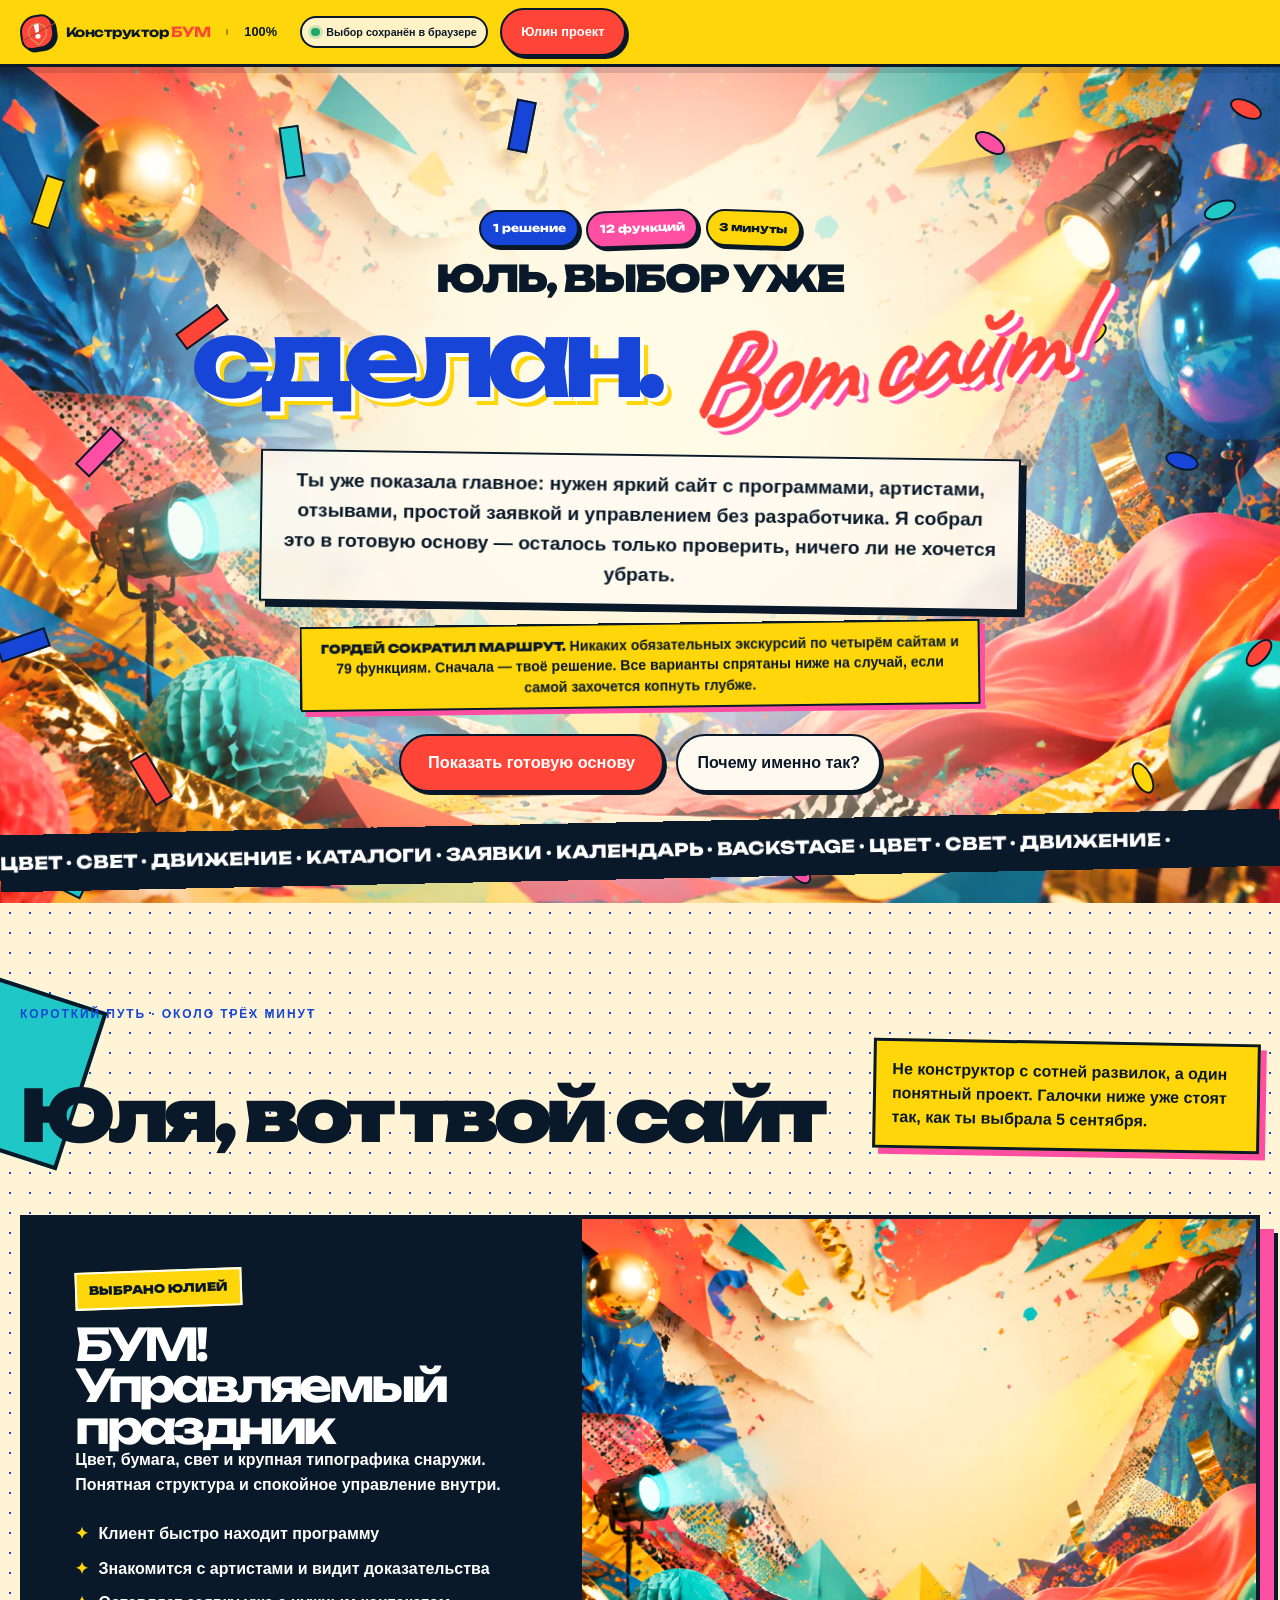
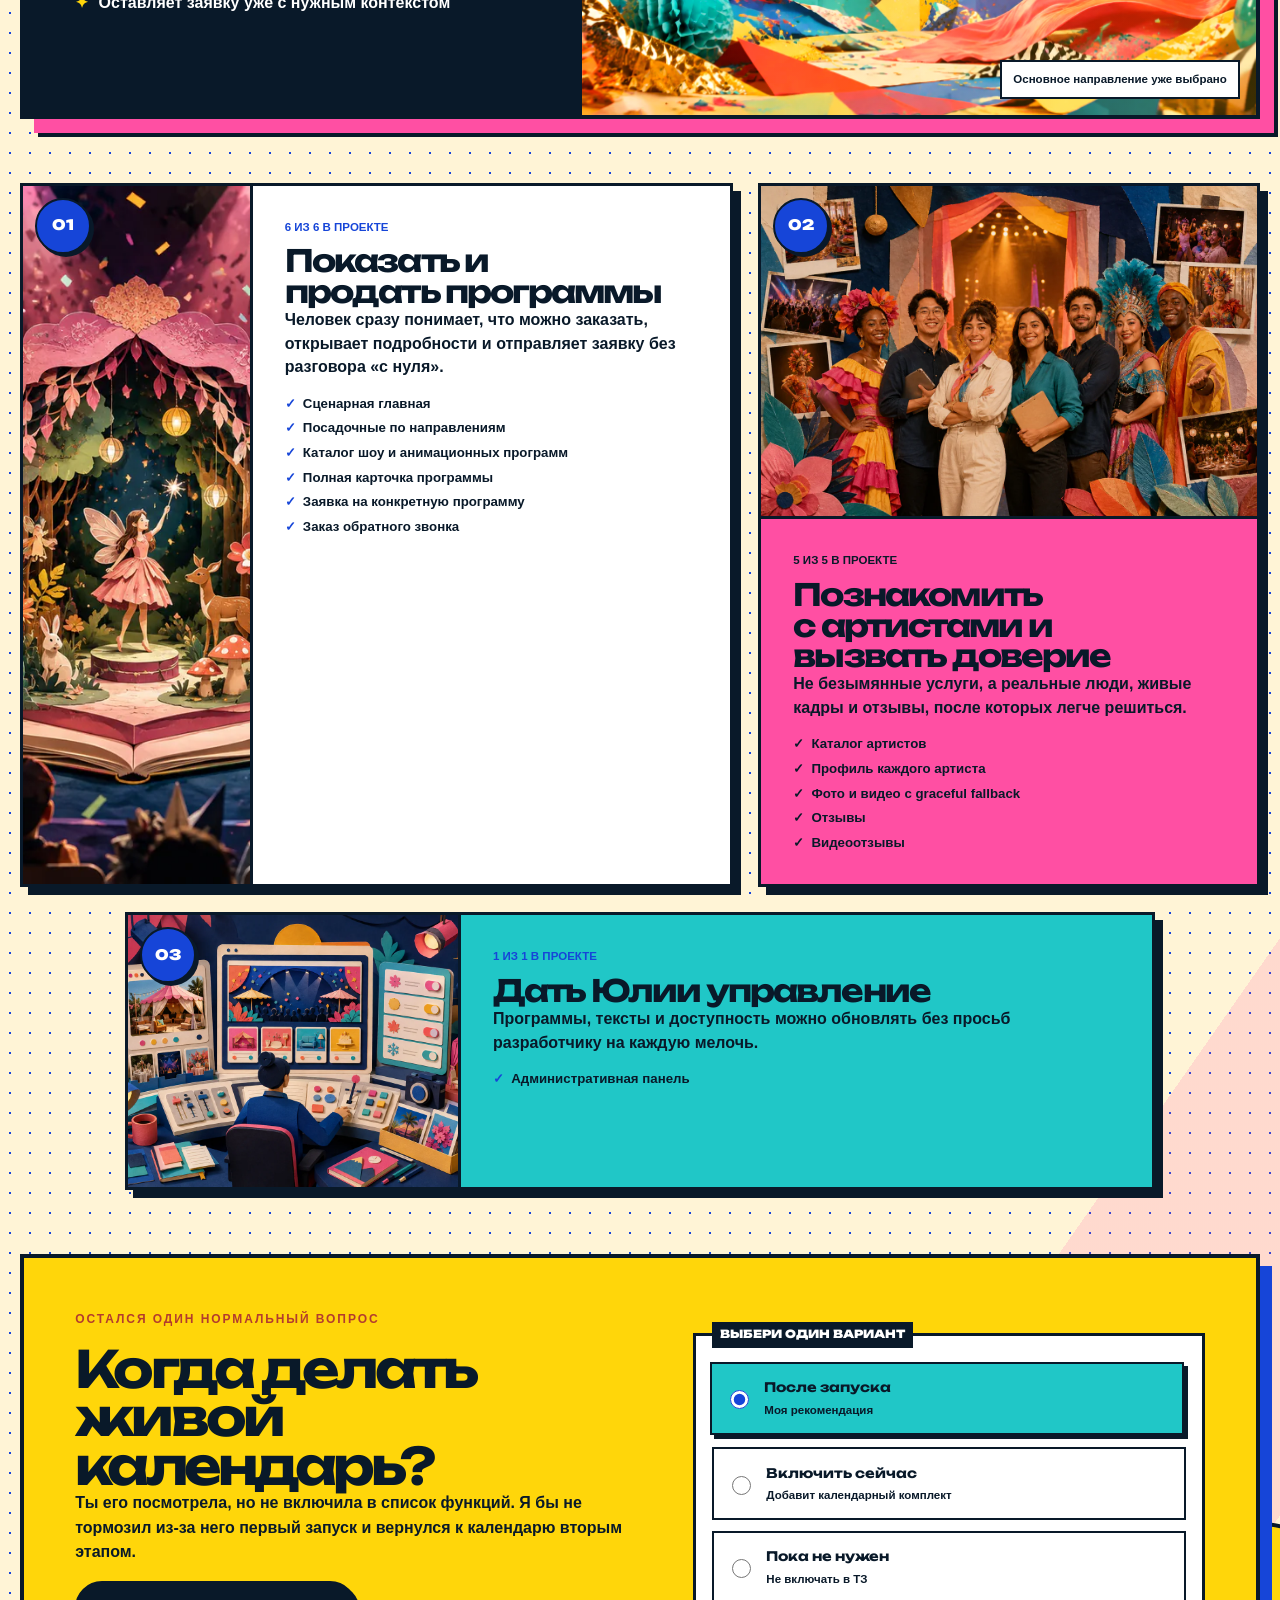
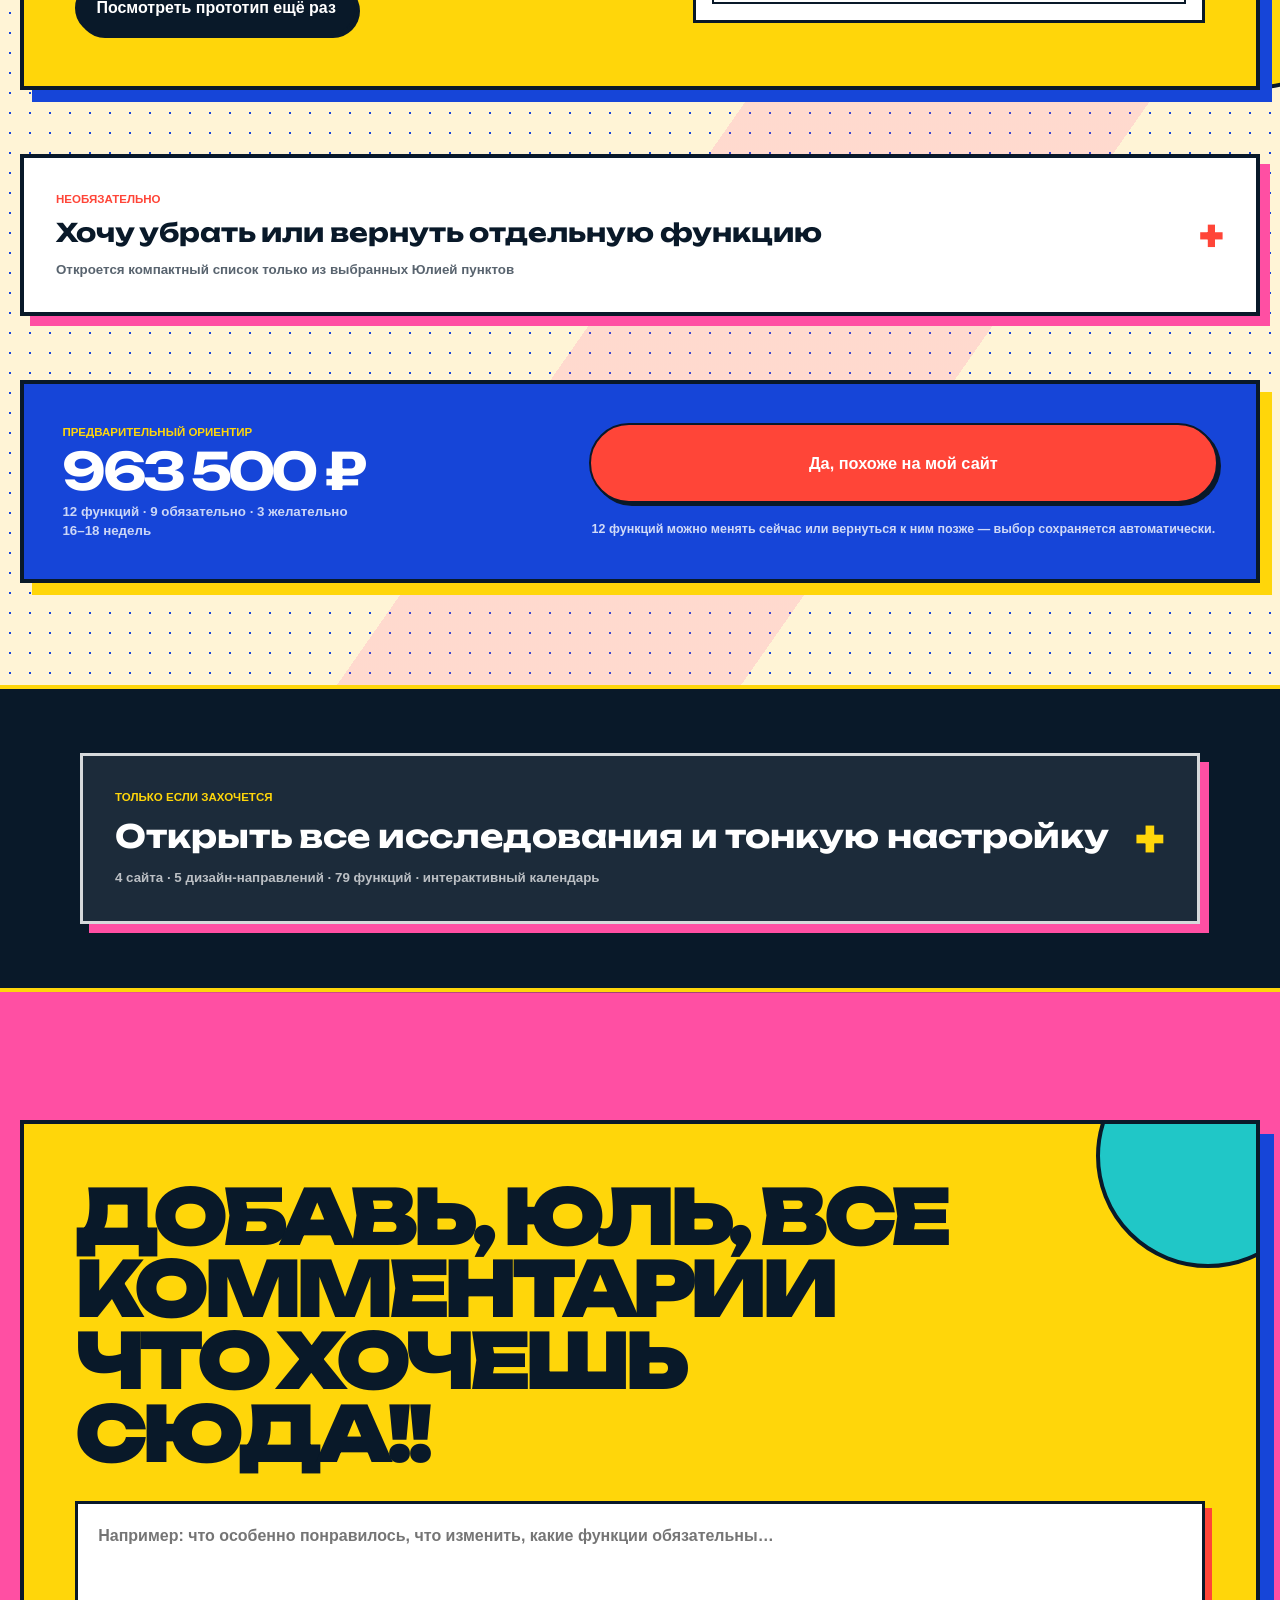
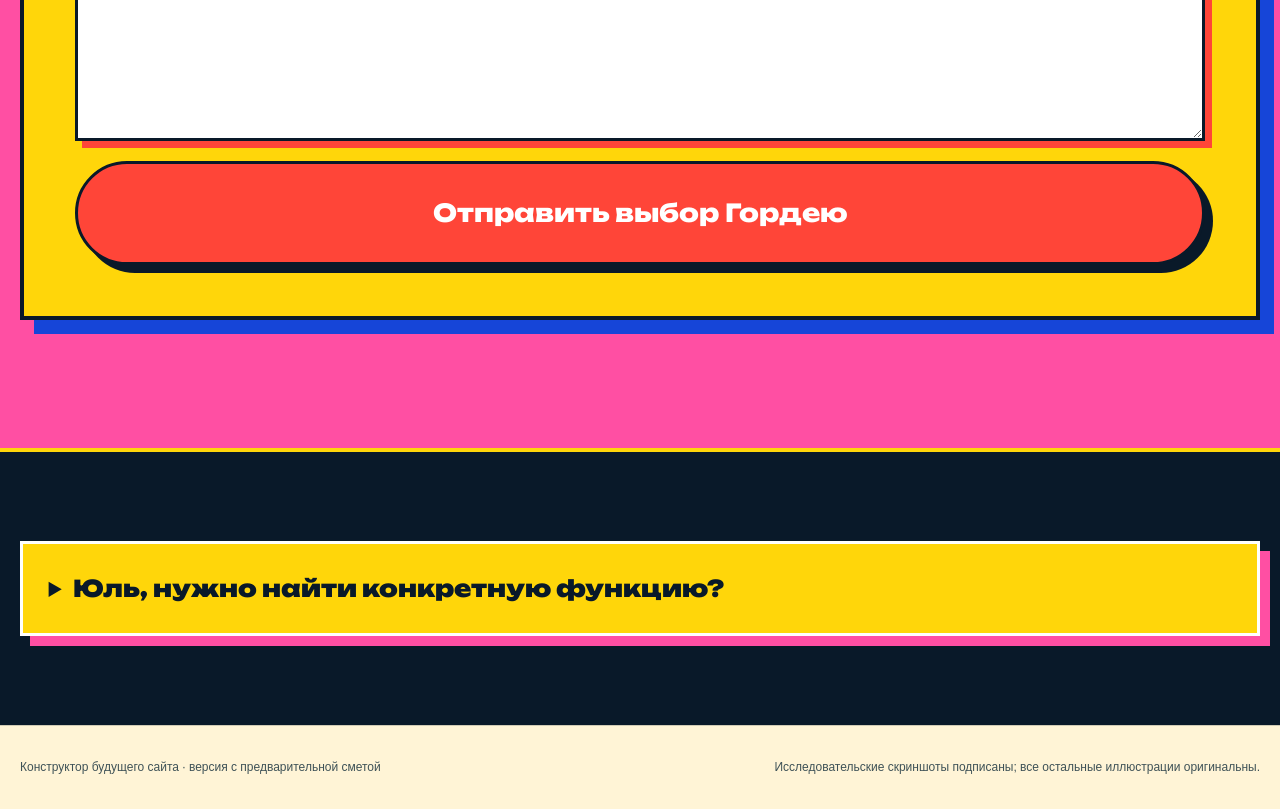
<file: index.html>
<!doctype html>
<html lang="ru">
<head>
  <meta charset="utf-8">
  <meta name="viewport" content="width=device-width, initial-scale=1">
  <meta http-equiv="Content-Security-Policy" content="default-src 'self'; script-src 'self'; style-src 'self' 'unsafe-inline'; font-src 'self'; img-src 'self' data:; connect-src https://formsubmit.co; form-action https://formsubmit.co; object-src 'none'; base-uri 'none'">
  <meta name="description" content="Яркое интерактивное коммерческое предложение и конструктор будущего сайта event-агентства.">
  <title>Конструктор будущего сайта — коммерческое предложение</title>
  <link rel="icon" href="assets/images/favicon.svg" type="image/svg+xml">
  <link rel="preload" href="assets/images/celebration-hero.webp" as="image" type="image/webp">
  <link rel="stylesheet" href="assets/styles.css">
  <script src="assets/data-common.js" defer></script>
  <script src="assets/pricing.js" defer></script>
  <script src="assets/calendar.js" defer></script>
  <script src="assets/app.js" defer></script>
</head>
<body data-variant="estimate" data-art-direction="boom">
  <a class="skip-link" href="#main">Перейти к содержанию</a>
  <div class="toast-region" data-toast-region role="status" aria-live="polite" aria-atomic="true"></div>
  <header class="progress-shell"><div class="container progress-inner"><a class="progress-brand" href="#prologue" aria-label="К началу конструктора"><span class="brand-mark" aria-hidden="true">!</span><span>Конструктор <b>БУМ</b></span></a><nav class="journey-dots" aria-label="Пять шагов предложения"><a href="#reference-more" aria-label="Разбор More Show">1</a><a href="#reference-vitlusova" aria-label="Разбор Vitlusova">2</a><a href="#reference-ampra" aria-label="Разбор Ampra">3</a><a href="#reference-lobacheva" aria-label="Разбор Lobacheva Project">4</a><a href="#reference-original" aria-label="Наши рекомендации">+</a></nav><div class="progress-track" role="progressbar" aria-label="Прогресс подготовки проекта Юлии" aria-valuemin="0" aria-valuemax="100" aria-valuenow="0"><span class="progress-value" data-progress-value></span></div><div class="progress-meta"><span class="progress-percent" data-progress-percent>0%</span><span class="save-status" data-save-status role="status" aria-live="polite"><i aria-hidden="true"></i><span class="save-status-long" data-save-status-long>Сохранено в браузере</span><span class="save-status-short" data-save-status-short>Сохранено</span></span><button class="button button-primary" type="button" data-open-summary>Юлин проект</button></div></div></header>

  <main id="main">
    <section class="prologue boom-hero" id="prologue" aria-labelledby="page-title">
      <img class="boom-hero-image" src="assets/images/celebration-hero.webp" alt="Яркий праздничный мир из бумаги, лент, конфетти и цветного света" width="1800" height="1000" fetchpriority="high">
      <div class="hero-light" aria-hidden="true"></div><div class="cursor-light" aria-hidden="true"></div>
      <div class="confetti-field" aria-hidden="true"><i style="--x:3%;--y:13%;--r:18deg;--c:#FFD60A"></i><i style="--x:94%;--y:16%;--r:-22deg;--c:#20C7C7"></i><i style="--x:7%;--y:43%;--r:44deg;--c:#FF4FA3"></i><i style="--x:91%;--y:46%;--r:15deg;--c:#1645D8"></i><i style="--x:11%;--y:82%;--r:-31deg;--c:#FF4538"></i><i style="--x:88%;--y:84%;--r:62deg;--c:#FFD60A"></i><i style="--x:22%;--y:7%;--r:-8deg;--c:#20C7C7"></i><i style="--x:76%;--y:8%;--r:33deg;--c:#FF4FA3"></i><i style="--x:1%;--y:66%;--r:71deg;--c:#1645D8"></i><i style="--x:97%;--y:69%;--r:-47deg;--c:#FF4538"></i><i style="--x:28%;--y:91%;--r:28deg;--c:#FFD60A"></i><i style="--x:72%;--y:92%;--r:-17deg;--c:#20C7C7"></i><i style="--x:15%;--y:28%;--r:54deg;--c:#FF4538"></i><i style="--x:84%;--y:31%;--r:-36deg;--c:#FFD60A"></i><i style="--x:40%;--y:4%;--r:11deg;--c:#1645D8"></i><i style="--x:61%;--y:95%;--r:48deg;--c:#FF4FA3"></i><i style="--x:4%;--y:94%;--r:-64deg;--c:#20C7C7"></i><i style="--x:96%;--y:4%;--r:25deg;--c:#FF4538"></i></div>
      <div class="container hero-content"><p class="hero-kicker"><span>1 решение</span><span>12 функций</span><span>3 минуты</span></p><h1 id="page-title"><span>Юль, выбор уже</span><strong>сделан.</strong><em>Вот сайт!</em></h1><p class="hero-lead">Ты уже показала главное: нужен яркий сайт с программами, артистами, отзывами, простой заявкой и управлением без разработчика. Я собрал это в готовую основу — осталось только проверить, ничего ли не хочется убрать.</p><p class="author-note"><strong>Гордей сократил маршрут.</strong> Никаких обязательных экскурсий по четырём сайтам и 79 функциям. Сначала — твоё решение. Все варианты спрятаны ниже на случай, если самой захочется копнуть глубже.</p><div class="hero-actions"><a class="button button-primary button-xl" href="#quick-project">Показать готовую основу</a><a class="button button-paper" href="research.html">Почему именно так?</a></div></div>
      <div class="ticker" aria-hidden="true"><span>ЦВЕТ · СВЕТ · ДВИЖЕНИЕ · КАТАЛОГИ · ЗАЯВКИ · КАЛЕНДАРЬ · BACKSTAGE · ЦВЕТ · СВЕТ · ДВИЖЕНИЕ · </span></div>
    </section>

    <section class="quick-project" id="quick-project" aria-labelledby="quick-project-title"><div class="container"><header class="quick-head"><p class="eyebrow">Короткий путь · около трёх минут</p><h2 id="quick-project-title">Юля, вот твой сайт</h2><p>Не конструктор с сотней развилок, а один понятный проект. Галочки ниже уже стоят так, как ты выбрала 5 сентября.</p></header><article class="quick-result-hero"><div><span class="quick-stamp">Выбрано Юлией</span><h3>БУМ! Управляемый праздник</h3><p>Цвет, бумага, свет и крупная типографика снаружи. Понятная структура и спокойное управление внутри.</p><ul><li>Клиент быстро находит программу</li><li>Знакомится с артистами и видит доказательства</li><li>Оставляет заявку уже с нужным контекстом</li></ul></div><figure><img src="assets/images/celebration-hero.webp" alt="Яркая коллажная атмосфера выбранного направления БУМ" loading="lazy" decoding="async" width="1800" height="1000"><figcaption>Основное направление уже выбрано</figcaption></figure></article><div class="fast-groups" data-fast-groups></div><section class="fast-calendar" aria-labelledby="fast-calendar-title"><div><p class="eyebrow">Остался один нормальный вопрос</p><h3 id="fast-calendar-title">Когда делать живой календарь?</h3><p>Ты его посмотрела, но не включила в список функций. Я бы не тормозил из-за него первый запуск и вернулся к календарю вторым этапом.</p><button class="button button-ink" type="button" data-open-deep="#calendar">Посмотреть прототип ещё раз</button></div><fieldset><legend>Выбери один вариант</legend><label><input type="radio" name="calendar-plan" value="later"><span><strong>После запуска</strong><small>Моя рекомендация</small></span></label><label><input type="radio" name="calendar-plan" value="now"><span><strong>Включить сейчас</strong><small>Добавит календарный комплект</small></span></label><label><input type="radio" name="calendar-plan" value="no"><span><strong>Пока не нужен</strong><small>Не включать в ТЗ</small></span></label></fieldset></section><details class="fast-edit-panel"><summary><span>Необязательно</span><strong>Хочу убрать или вернуть отдельную функцию</strong><small>Откроется компактный список только из выбранных Юлией пунктов</small></summary><div class="fast-module-list" data-fast-module-list></div></details><div class="fast-finish"><div class="fast-estimate" data-fast-estimate><span>Считаю проект…</span></div><a class="button button-primary button-xl" href="#finale">Да, похоже на мой сайт</a><p><span data-fast-selected-count>12</span> функций можно менять сейчас или вернуться к ним позже — выбор сохраняется автоматически.</p></div></div></section>

    <details class="deep-dive-shell" data-deep-dive><summary><span>Только если захочется</span><strong>Открыть все исследования и тонкую настройку</strong><small>4 сайта · 5 дизайн-направлений · 79 функций · интерактивный календарь</small></summary><div class="deep-dive-content">
    <section class="journey-intro" id="journey" aria-labelledby="journey-title"><div class="container journey-intro-grid"><div><p class="eyebrow">Необязательная глубокая настройка</p><h2 id="journey-title">Юль, здесь осталась вся кухня. <span>Можно не открывать.</span></h2></div><ol class="route-list"><li><b>01</b> четыре исходных сайта</li><li><b>02</b> все варианты дизайна</li><li><b>03</b> полный каталог функций</li><li><b>04</b> живой календарь</li></ol></div></section>
    <section class="journey-board" aria-label="Последовательный разбор референсов и функций"><div class="container tier-board" data-tier-board></div></section>

    <section class="chapter design-mixer" id="designs" data-progress-chapter="designs" aria-labelledby="designs-title"><div class="container"><p class="eyebrow">После четырёх разборов</p><h2 class="chapter-title" id="designs-title"><span class="chapter-number">Смешиваем лучшее</span>Юлия, какой громкости будет будущий сайт?</h2><p class="chapter-lead">Юль, я собрал не пять шаблонов, а пять способов превратить выбранные принципы в цельный визуальный язык. Лично я рекомендую «БУМ! Управляемый праздник».</p><div class="design-layout"><div class="direction-list" data-design-list></div><aside class="live-preview-panel"><div class="live-preview" data-live-preview data-theme="director" aria-label="Интерактивное превью выбранного направления"></div><p data-preview-description></p><ul data-preview-facts></ul></aside></div></div></section>
    <section class="chapter technique-party" id="techniques" data-progress-chapter="techniques" aria-labelledby="techniques-title"><div class="container"><p class="eyebrow">Добавить спецэффекты</p><h2 class="chapter-title" id="techniques-title"><span class="chapter-number">Ещё громче, Юль?</span>Выбирай отдельные визуальные приёмы</h2><div class="technique-grid" data-technique-grid></div></div></section>

    <section class="chapter calendar-chapter" id="calendar" data-progress-chapter="calendar" aria-labelledby="calendar-title-section"><div class="container"><p class="eyebrow">Моя главная дополнительная рекомендация</p><h2 class="chapter-title" id="calendar-title-section"><span class="chapter-number">Живой календарь для Юлии</span>Праздник без накладок</h2><p class="chapter-lead">Юль, я предлагаю снаружи показать простую доступность, а внутри собрать артистов, костюмы, реквизит, дорогу и подготовку. Ни один референс не решает эту задачу настолько полно.</p><div class="calendar-hero-image"><img src="assets/images/feature-calendar.webp" alt="Красочный образ календаря ресурсов, логистики и предупреждений" loading="lazy" decoding="async" width="1200" height="800"><span>интерактивный<br>прототип ↓</span></div><div class="calendar-shell" data-calendar-root><div class="calendar-toolbar"><div><h3 class="calendar-title">Сентябрь 2026</h3><p class="calendar-note" data-calendar-mode-note></p></div><div class="segmented" aria-label="Вид календаря"><button type="button" data-calendar-view="month" aria-pressed="true">Месяц</button><button type="button" data-calendar-view="week" aria-pressed="false">Неделя</button></div><div class="segmented" aria-label="Уровень доступа"><button type="button" data-calendar-audience="public" aria-pressed="true">Для посетителя</button><button type="button" data-calendar-audience="admin" aria-pressed="false">Для команды</button></div></div><div class="calendar-filter-grid" data-calendar-filters></div><div class="calendar-body"><ul class="calendar-legend" aria-label="Легенда" data-calendar-legend></ul><div data-calendar-grid></div></div><div class="conflict-panel" data-calendar-conflicts></div></div><div class="integration-ribbon"><span>Возможные подключения</span><b>Google Calendar</b><b>Outlook</b><b>CRM</b><b>Telegram</b><b>VK</b><b>MAX</b><b>Кросс-постинг</b><small>Каждое подключение выбирается отдельно</small></div></div></section>

    <section class="chapter summary-chapter" id="summary" data-progress-chapter="summary" aria-labelledby="summary-title"><div class="container"><p class="eyebrow">Полный технический итог</p><h2 class="chapter-title" id="summary-title"><span class="chapter-number">Для подробной проверки</span>Все выбранные пункты одной ведомостью</h2><div class="summary-grid"><div class="brief-panel"><span class="paper-clip" aria-hidden="true"></span><p class="brief-label">Основное направление</p><h3 data-brief-design></h3><div class="summary-metrics" data-summary-metrics></div><p class="brief-label">Что берём из разборов</p><ul class="brief-inspirations" data-brief-inspirations></ul><p class="priority-summary" data-priority-summary></p><ol class="brief-modules" data-brief-modules></ol></div><div class="cost-panel" data-cost-summary></div></div></div></section>
    </div></details>
    <section class="chapter finale" id="finale" data-progress-chapter="finale" aria-labelledby="finale-title"><div class="container"><form class="project-submit-form" data-project-form data-endpoint="https://formsubmit.co/ajax/shineteatr@gmail.com" action="https://formsubmit.co/shineteatr@gmail.com" method="POST"><label class="final-comment" for="project-note"><span id="finale-title">Добавь, Юль, все комментарии что хочешь сюда!!</span><textarea id="project-note" name="Комментарий_клиента" data-client-field="projectNote" maxlength="4000" placeholder="Например: что особенно понравилось, что изменить, какие функции обязательны…"></textarea></label><input type="hidden" name="Техническое_задание" data-brief-payload><input type="hidden" name="Версия_предложения" value="с предварительной сметой"><input type="hidden" name="_subject" value="Выбор Юлии · JuliaBoom"><input type="hidden" name="_template" value="table"><input class="form-honey" type="text" name="_honey" tabindex="-1" autocomplete="off" aria-hidden="true"><button class="button button-primary submit-project" type="submit" data-submit-project>Отправить выбор Гордею</button><p class="submission-status" data-submission-status role="status" aria-live="polite"></p></form></div></section>
    <section class="function-finder" aria-labelledby="function-finder-title"><div class="container"><details class="finder-details"><summary id="function-finder-title">Юль, нужно найти конкретную функцию?</summary><form class="filter-panel boom-filter" role="search" data-function-finder-form><label class="field"><span>Что ищем</span><input type="search" data-function-search maxlength="120" placeholder="Например: костюмы, CRM, отзывы"></label><label class="field"><span>Группа</span><select data-category-filter></select></label><label class="field"><span>Этап</span><select data-tier-filter></select></label><span class="filter-count" data-filter-count aria-live="polite"></span><button class="button button-primary finder-submit" type="submit">Показать найденные функции</button><button class="button button-paper" type="button" data-reset-filters>Сбросить поиск</button><button class="button button-danger" type="button" data-clear>Начать выбор заново</button></form></details></div></section>
  </main>

  <footer class="footer"><div class="container footer-inner"><span>Конструктор будущего сайта · версия с предварительной сметой</span><span>Исследовательские скриншоты подписаны; все остальные иллюстрации оригинальны.</span></div></footer>
  <aside class="summary-drawer" data-summary-drawer aria-hidden="true" inert aria-labelledby="drawer-title"><div class="drawer-head"><h2 id="drawer-title">Юлин проект</h2><button class="icon-button" type="button" data-drawer-close aria-label="Закрыть итог">×</button></div><div class="drawer-content" data-drawer-content></div><p class="drawer-save-note">Юль, всё сохранено в этом браузере. Можно вернуться и изменить любой выбор.</p><nav class="drawer-actions" aria-label="Изменить проект"><a class="button button-paper" href="#journey" data-drawer-close>К разборам</a><a class="button button-paper" href="#designs" data-drawer-close>К дизайну</a><a class="button button-paper" href="#calendar" data-drawer-close>К календарю</a><a class="button button-primary" href="#finale" data-drawer-close>К отправке</a></nav></aside>
  <button class="mobile-summary-button" type="button" data-open-summary>Юлин проект <span class="mobile-summary-count" data-mobile-summary-count>0</span></button>
  <dialog class="dialog" data-feature-dialog aria-labelledby="feature-dialog-title"><div class="dialog-head"><h2 id="feature-dialog-title" data-feature-title>Функция</h2><button class="icon-button" type="button" data-dialog-close aria-label="Закрыть окно">×</button></div><div class="dialog-body" data-feature-body></div><div class="dialog-actions"><button class="button button-secondary" type="button" data-dialog-close>Закрыть</button><button class="button button-primary" type="button" data-dialog-module-action>Включить в проект</button></div></dialog>
  <dialog class="dialog event-dialog" data-event-dialog aria-labelledby="event-dialog-title"><div class="dialog-head"><h2 id="event-dialog-title" data-event-title>Событие</h2><button class="icon-button" type="button" data-dialog-close aria-label="Закрыть окно">×</button></div><div class="dialog-body" data-event-body></div><div class="dialog-actions"><button class="button button-primary" type="button" data-dialog-close>Понятно</button></div></dialog>
</body>
</html>
</file>
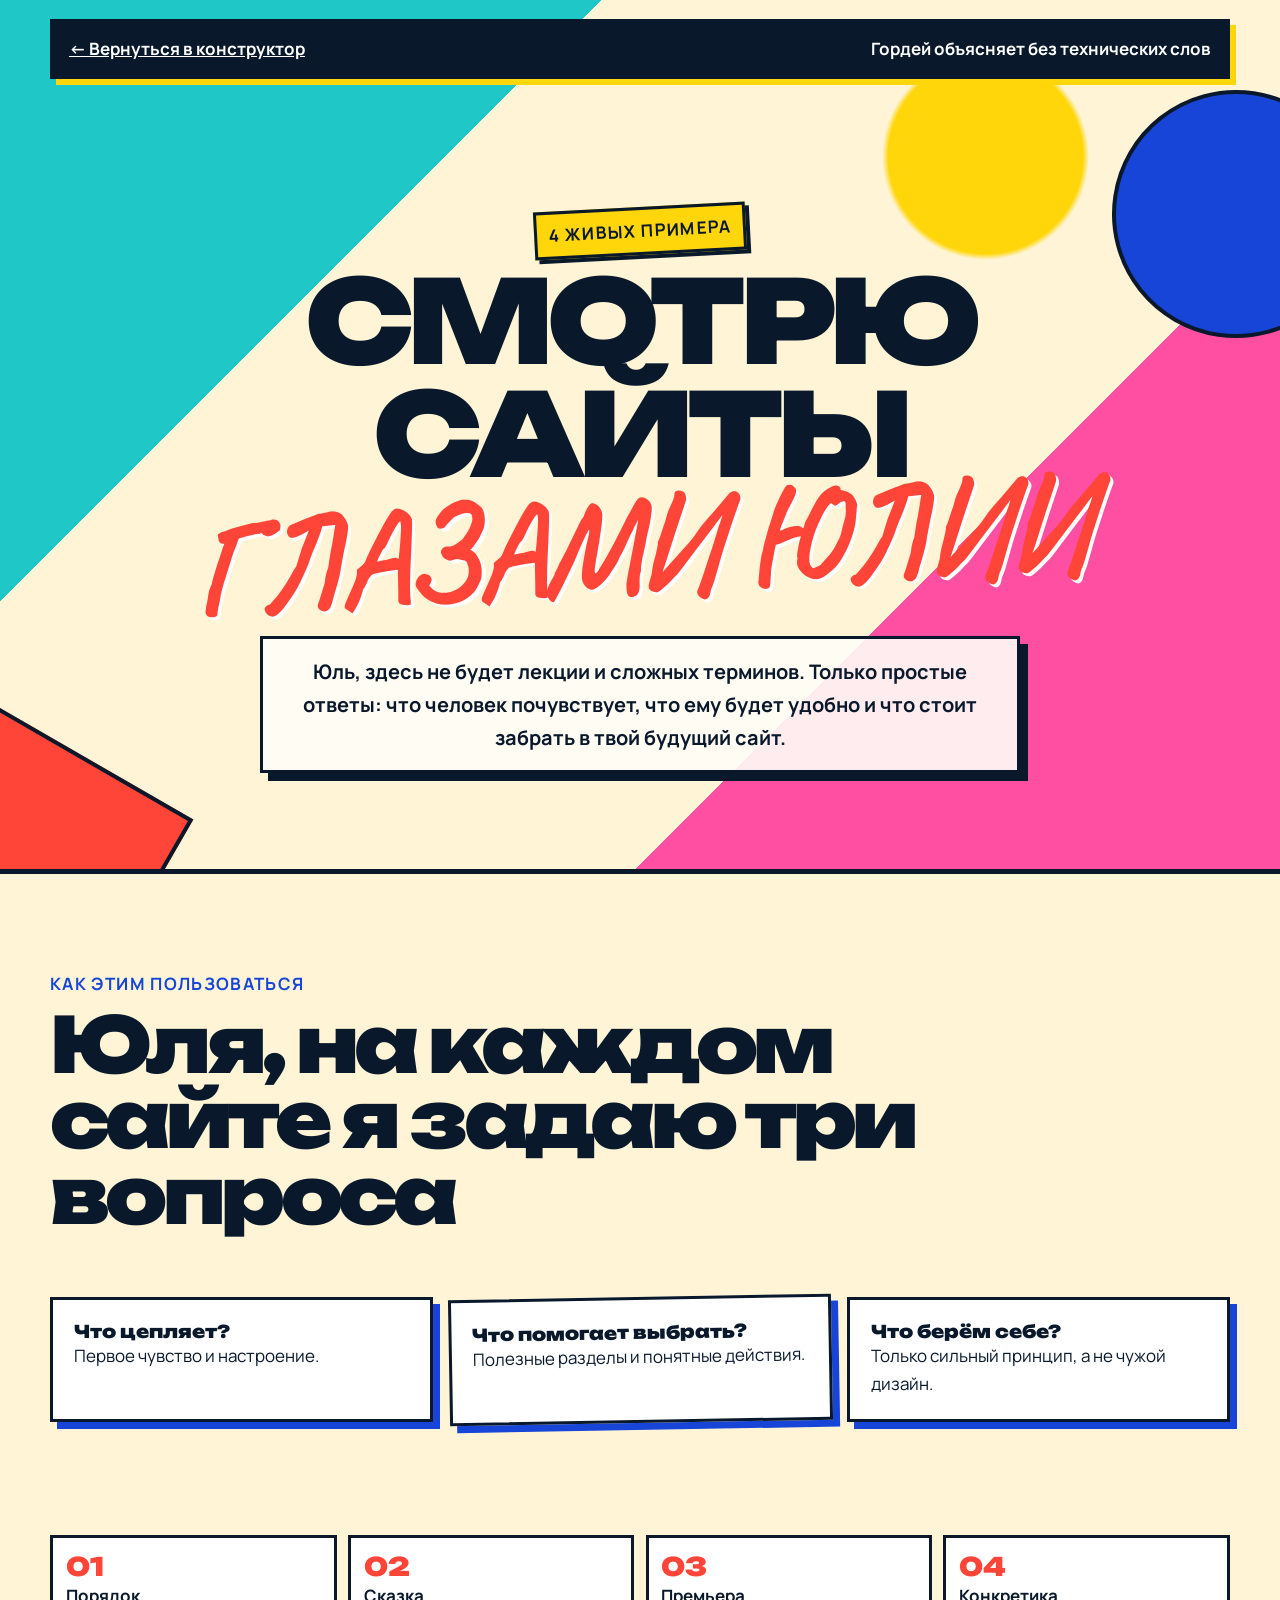
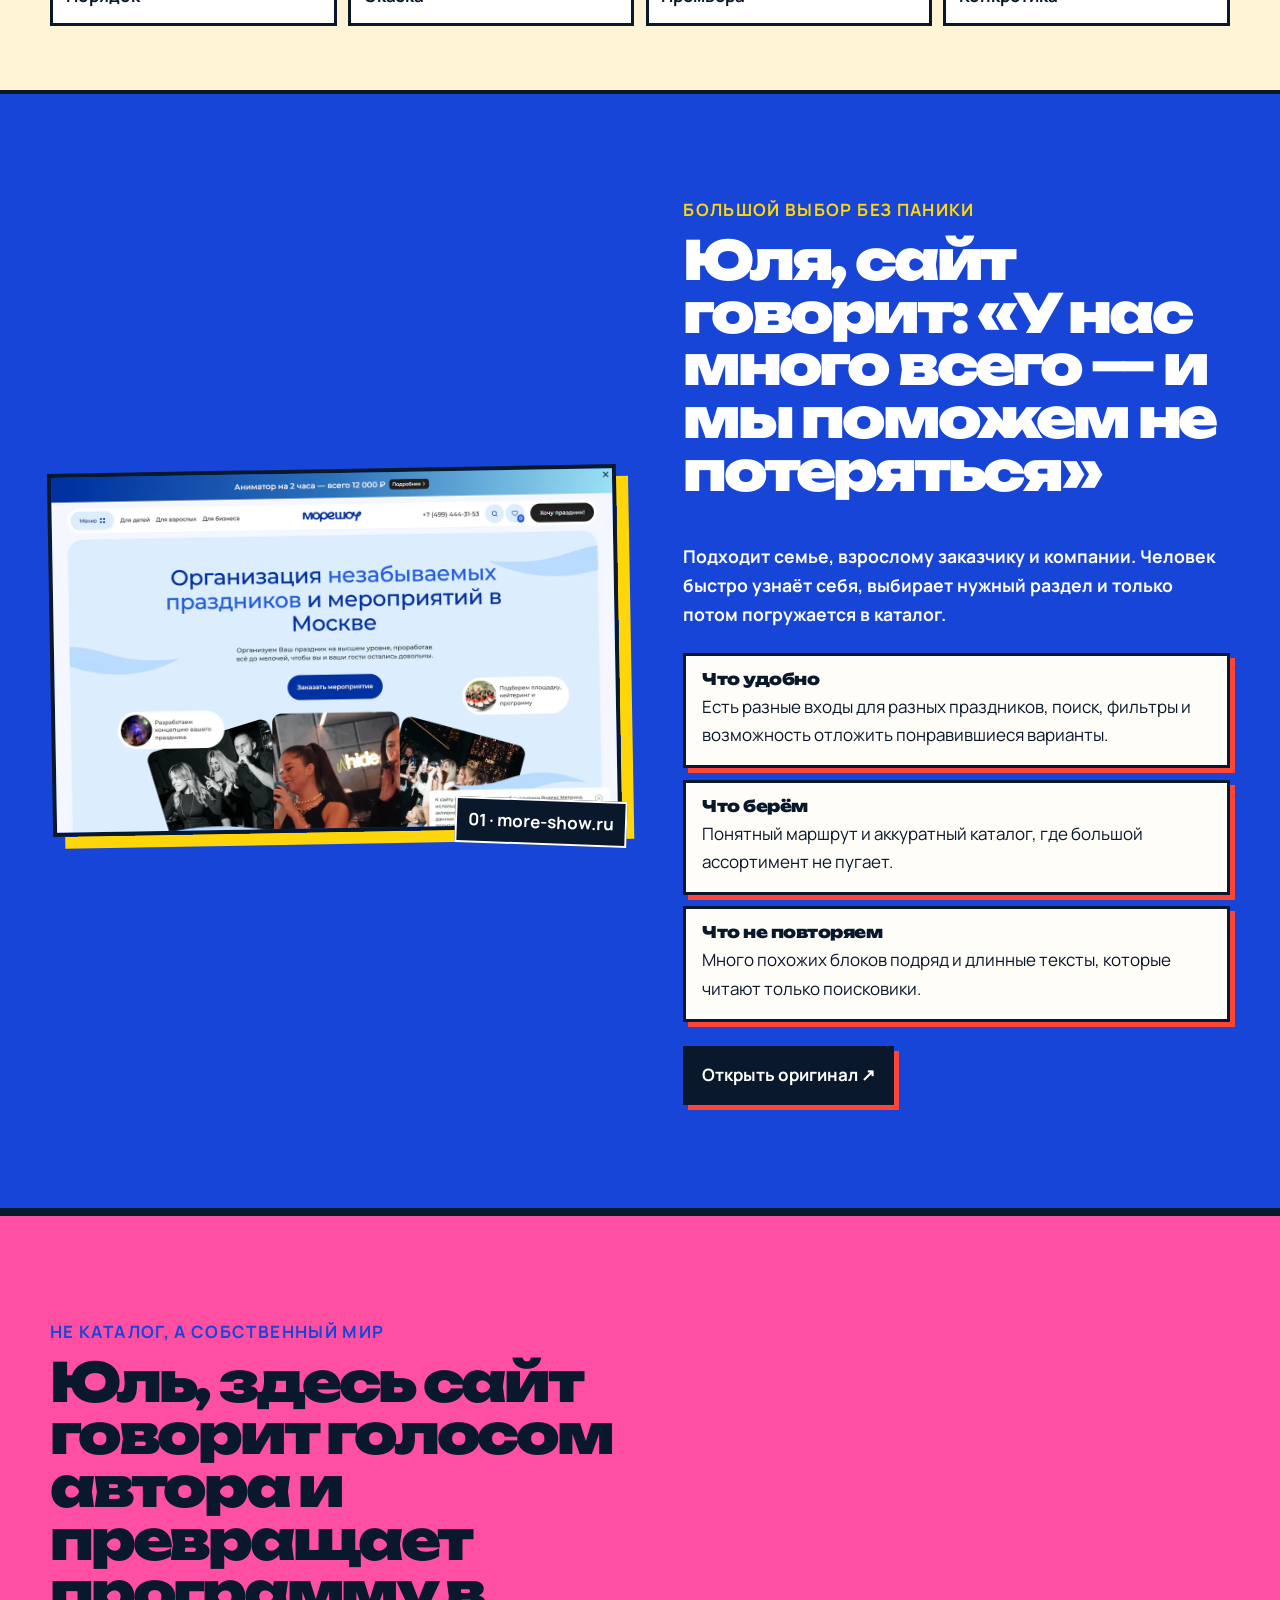
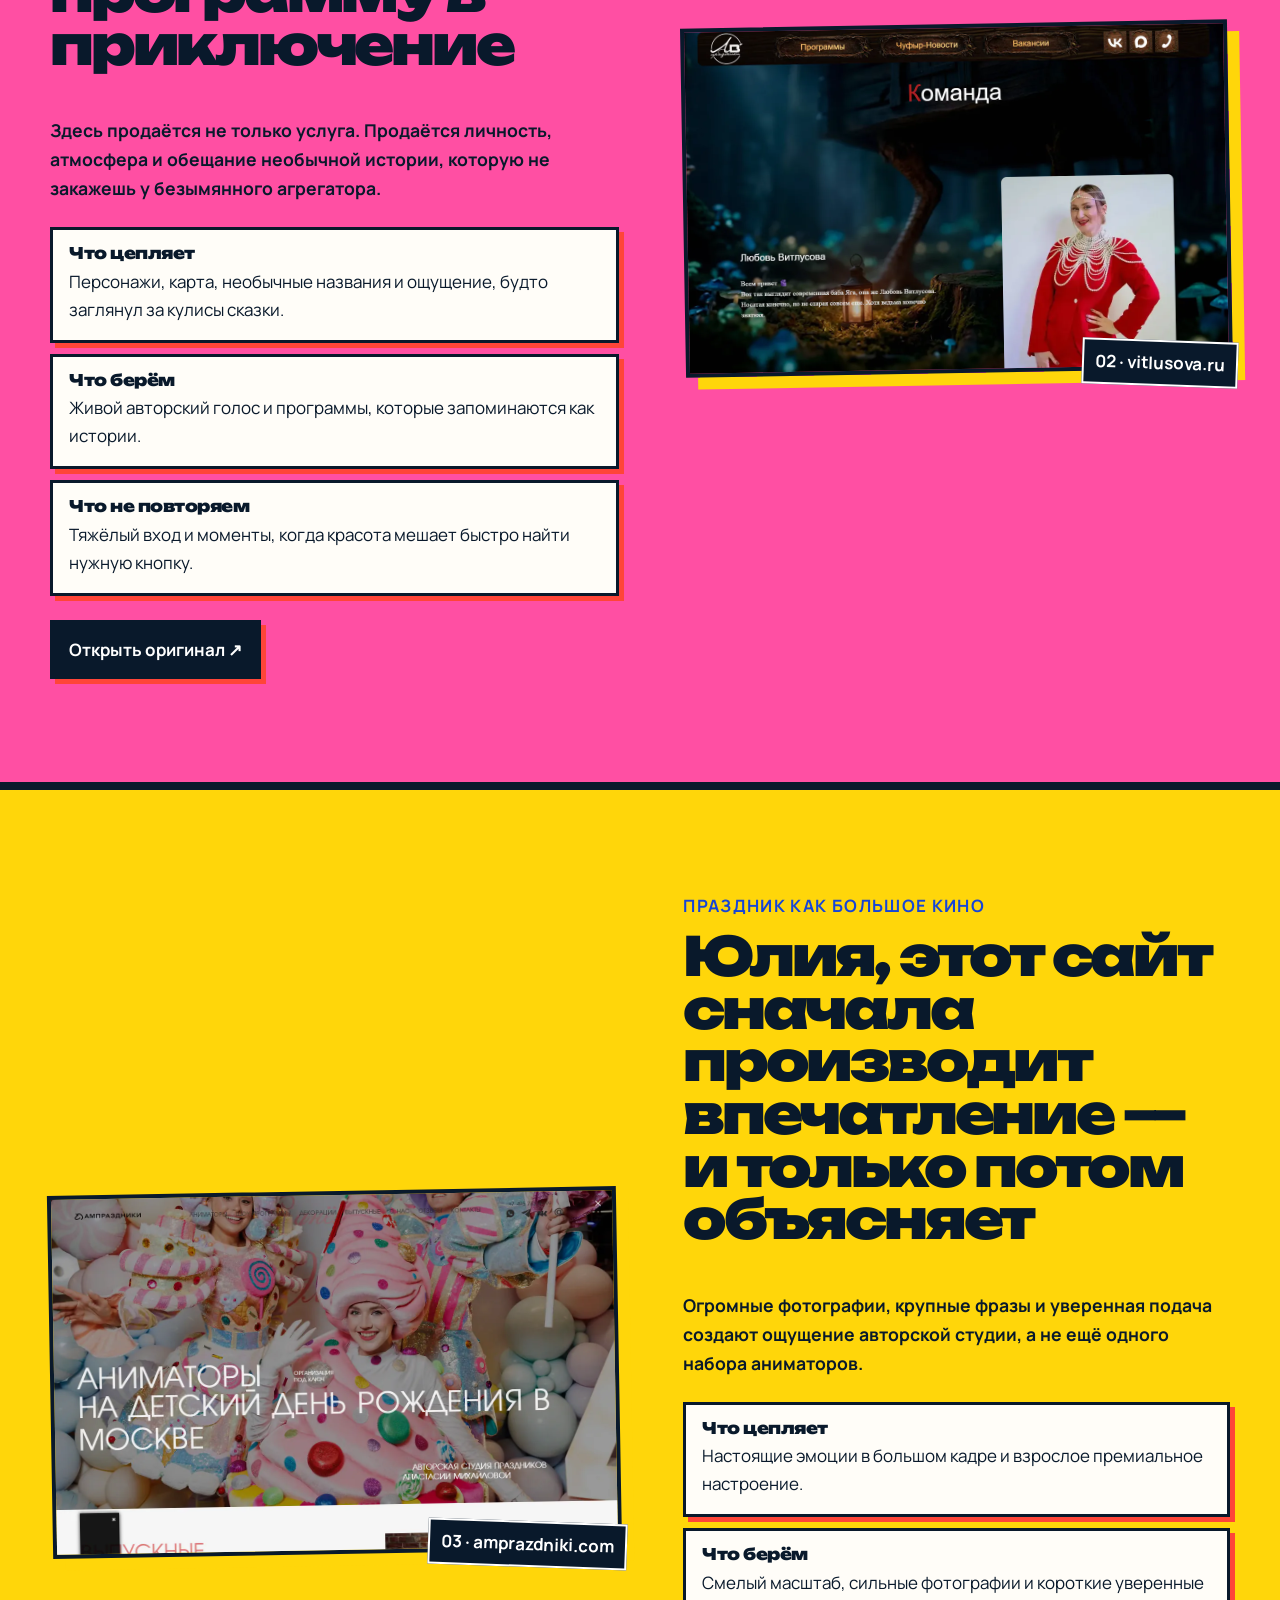
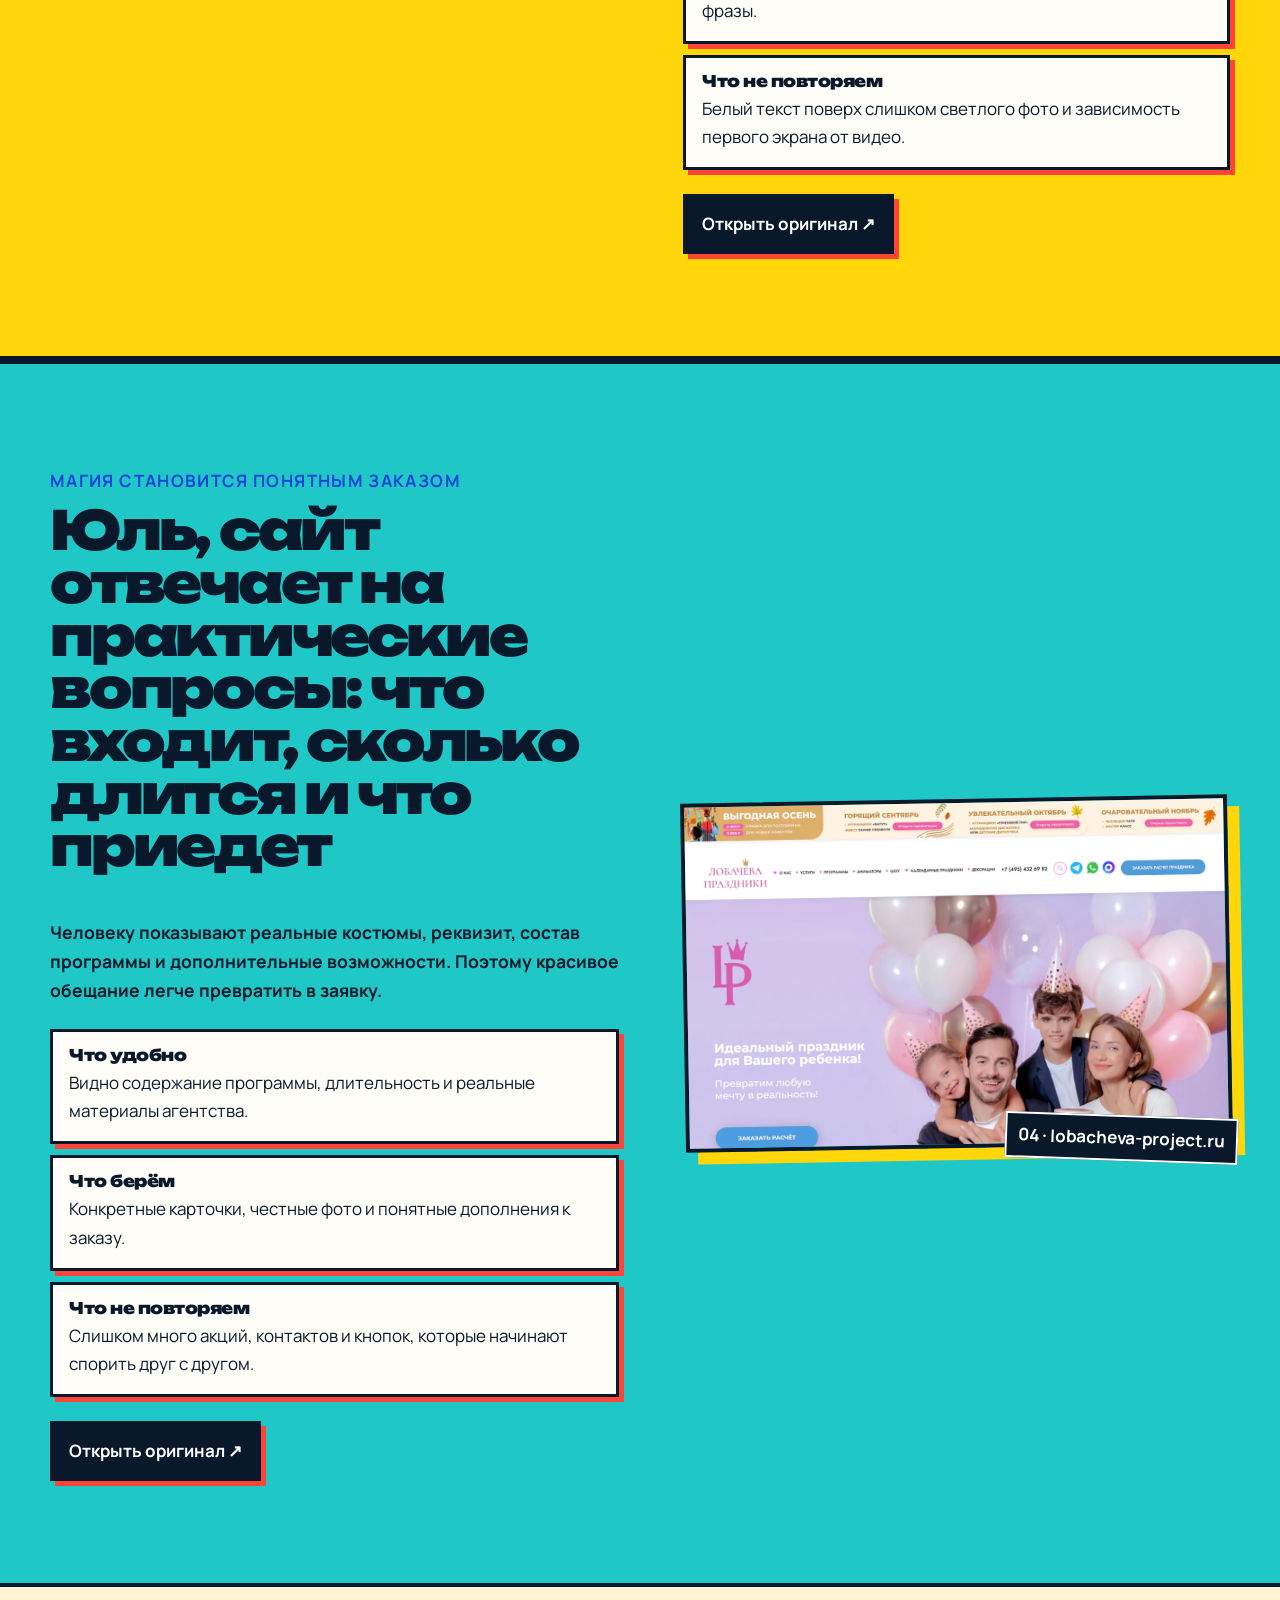
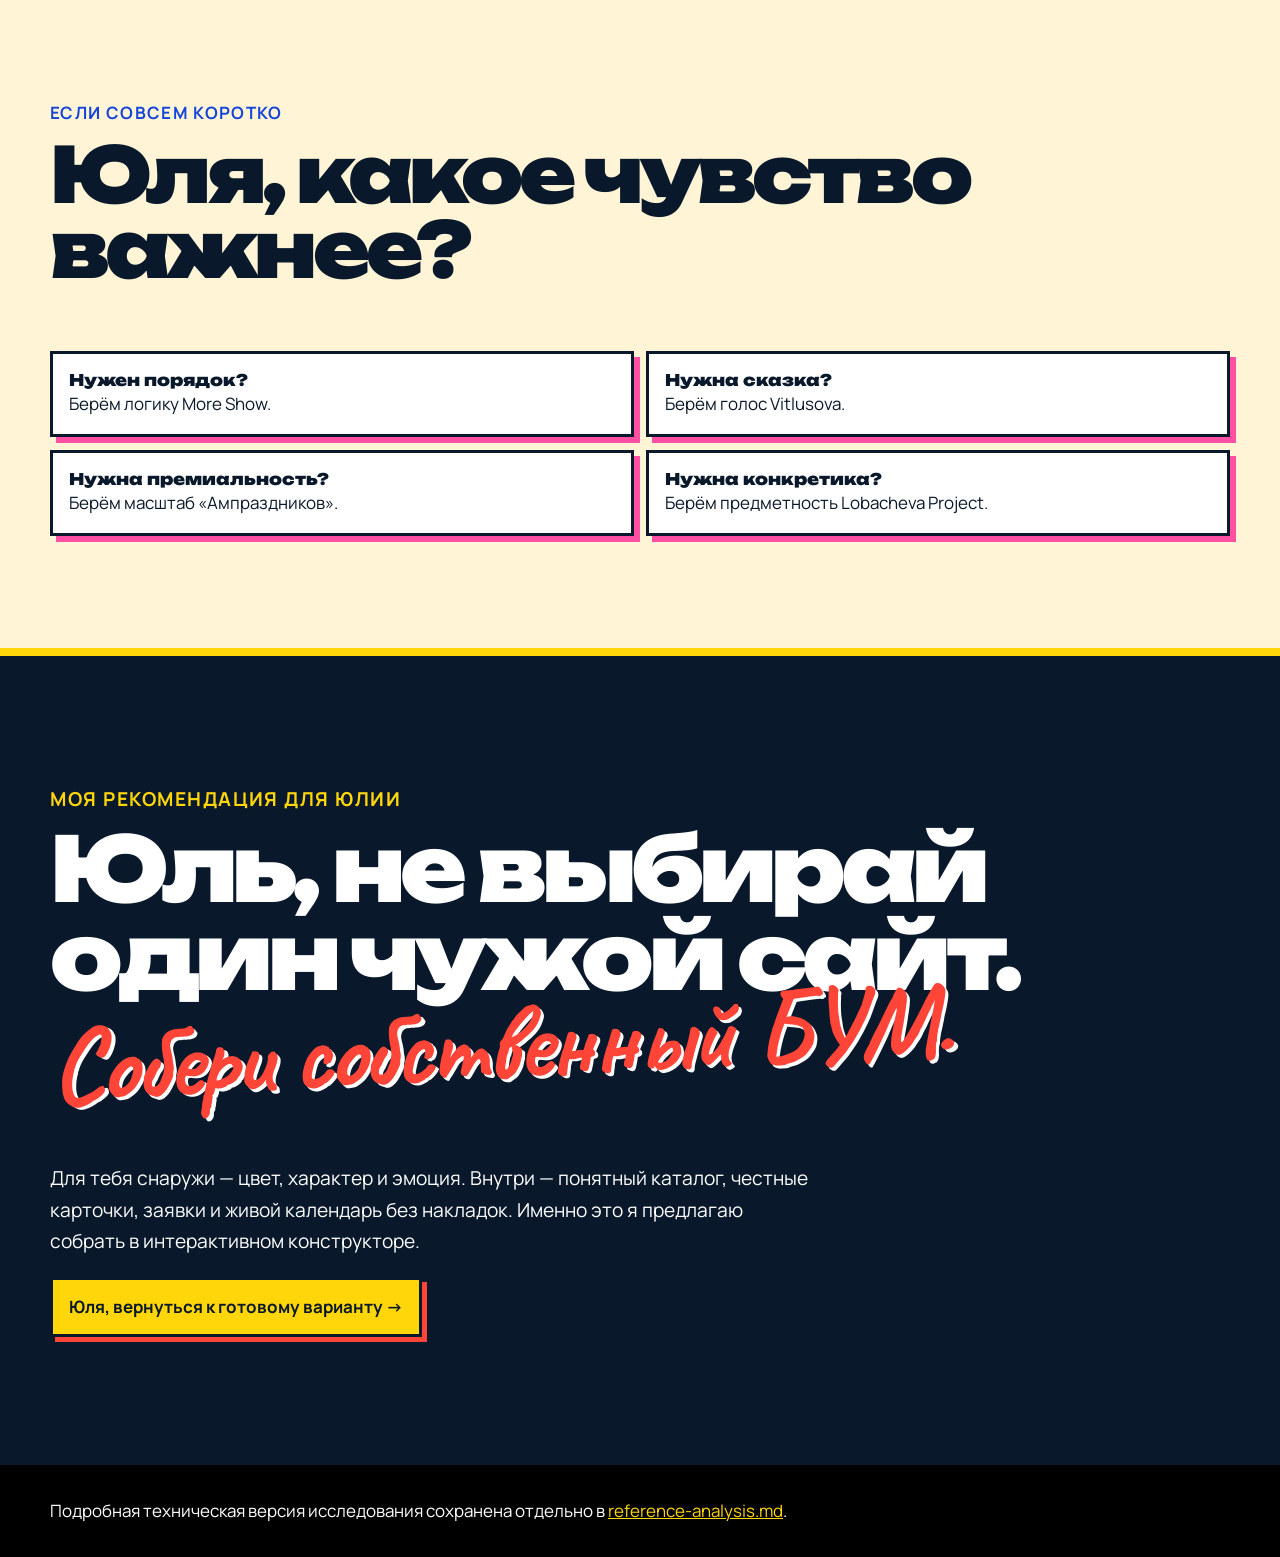
<file: research.html>
<!doctype html>
<html lang="ru">
<head>
  <meta charset="utf-8">
  <meta name="viewport" content="width=device-width, initial-scale=1">
  <meta http-equiv="Content-Security-Policy" content="default-src 'self'; style-src 'self'; font-src 'self'; img-src 'self'; object-src 'none'; base-uri 'none'">
  <meta name="description" content="Понятный разбор четырёх сайтов-примеров для будущего сайта event-агентства.">
  <title>Четыре сайта без сложных слов — исследование</title>
  <link rel="icon" href="assets/images/favicon.svg" type="image/svg+xml">
  <link rel="stylesheet" href="assets/research.css">
</head>
<body>
  <a class="skip" href="#content">Перейти к разбору</a>
  <header class="research-hero">
    <div class="confetti" aria-hidden="true"></div>
    <nav class="topbar"><a href="./">← Вернуться в конструктор</a><span>Гордей объясняет без технических слов</span></nav>
    <div class="hero-copy">
      <p class="stamp">4 живых примера</p>
      <h1>Смотрю сайты<br><em>глазами Юлии</em></h1>
      <p>Юль, здесь не будет лекции и сложных терминов. Только простые ответы: что человек почувствует, что ему будет удобно и что стоит забрать в твой будущий сайт.</p>
    </div>
  </header>

  <main id="content">
    <section class="how container" aria-labelledby="how-title">
      <p class="eyebrow">Как этим пользоваться</p>
      <h2 id="how-title">Юля, на каждом сайте я задаю три вопроса</h2>
      <ol>
        <li><b>Что цепляет?</b><span>Первое чувство и настроение.</span></li>
        <li><b>Что помогает выбрать?</b><span>Полезные разделы и понятные действия.</span></li>
        <li><b>Что берём себе?</b><span>Только сильный принцип, а не чужой дизайн.</span></li>
      </ol>
    </section>

    <nav class="site-route container" aria-label="Четыре сайта"><a href="#more"><b>01</b> Порядок</a><a href="#vitlusova"><b>02</b> Сказка</a><a href="#ampra"><b>03</b> Премьера</a><a href="#lobacheva"><b>04</b> Конкретика</a></nav>

    <article class="site-story story-blue" id="more">
      <div class="container story-grid">
        <div class="story-media"><img src="assets/images/reference-more-desktop.webp" alt="Подписанный снимок сайта more-show.ru" width="1200" height="760"><span>01 · more-show.ru</span></div>
        <div class="story-copy"><p class="eyebrow">Большой выбор без паники</p><h2>Юля, сайт говорит: «У нас много всего — и мы поможем не потеряться»</h2><p class="plain-lead">Подходит семье, взрослому заказчику и компании. Человек быстро узнаёт себя, выбирает нужный раздел и только потом погружается в каталог.</p><div class="simple-cards"><section><h3>Что удобно</h3><p>Есть разные входы для разных праздников, поиск, фильтры и возможность отложить понравившиеся варианты.</p></section><section><h3>Что берём</h3><p>Понятный маршрут и аккуратный каталог, где большой ассортимент не пугает.</p></section><section><h3>Что не повторяем</h3><p>Много похожих блоков подряд и длинные тексты, которые читают только поисковики.</p></section></div><a href="https://more-show.ru/" target="_blank" rel="noreferrer">Открыть оригинал ↗</a></div>
      </div>
    </article>

    <article class="site-story story-pink" id="vitlusova">
      <div class="container story-grid reverse">
        <div class="story-media"><img src="assets/images/reference-vitlusova-desktop.webp" alt="Подписанный снимок сайта vitlusova.ru" width="1200" height="760"><span>02 · vitlusova.ru</span></div>
        <div class="story-copy"><p class="eyebrow">Не каталог, а собственный мир</p><h2>Юль, здесь сайт говорит голосом автора и превращает программу в приключение</h2><p class="plain-lead">Здесь продаётся не только услуга. Продаётся личность, атмосфера и обещание необычной истории, которую не закажешь у безымянного агрегатора.</p><div class="simple-cards"><section><h3>Что цепляет</h3><p>Персонажи, карта, необычные названия и ощущение, будто заглянул за кулисы сказки.</p></section><section><h3>Что берём</h3><p>Живой авторский голос и программы, которые запоминаются как истории.</p></section><section><h3>Что не повторяем</h3><p>Тяжёлый вход и моменты, когда красота мешает быстро найти нужную кнопку.</p></section></div><a href="https://vitlusova.ru/" target="_blank" rel="noreferrer">Открыть оригинал ↗</a></div>
      </div>
    </article>

    <article class="site-story story-yellow" id="ampra">
      <div class="container story-grid">
        <div class="story-media"><img src="assets/images/reference-amp-desktop.webp" alt="Подписанный снимок сайта amprazdniki.com" width="1200" height="760"><span>03 · amprazdniki.com</span></div>
        <div class="story-copy"><p class="eyebrow">Праздник как большое кино</p><h2>Юлия, этот сайт сначала производит впечатление — и только потом объясняет</h2><p class="plain-lead">Огромные фотографии, крупные фразы и уверенная подача создают ощущение авторской студии, а не ещё одного набора аниматоров.</p><div class="simple-cards"><section><h3>Что цепляет</h3><p>Настоящие эмоции в большом кадре и взрослое премиальное настроение.</p></section><section><h3>Что берём</h3><p>Смелый масштаб, сильные фотографии и короткие уверенные фразы.</p></section><section><h3>Что не повторяем</h3><p>Белый текст поверх слишком светлого фото и зависимость первого экрана от видео.</p></section></div><a href="https://amprazdniki.com/" target="_blank" rel="noreferrer">Открыть оригинал ↗</a></div>
      </div>
    </article>

    <article class="site-story story-turquoise" id="lobacheva">
      <div class="container story-grid reverse">
        <div class="story-media"><img src="assets/images/reference-lobacheva-desktop.webp" alt="Подписанный снимок сайта lobacheva-project.ru" width="1200" height="760"><span>04 · lobacheva-project.ru</span></div>
        <div class="story-copy"><p class="eyebrow">Магия становится понятным заказом</p><h2>Юль, сайт отвечает на практические вопросы: что входит, сколько длится и что приедет</h2><p class="plain-lead">Человеку показывают реальные костюмы, реквизит, состав программы и дополнительные возможности. Поэтому красивое обещание легче превратить в заявку.</p><div class="simple-cards"><section><h3>Что удобно</h3><p>Видно содержание программы, длительность и реальные материалы агентства.</p></section><section><h3>Что берём</h3><p>Конкретные карточки, честные фото и понятные дополнения к заказу.</p></section><section><h3>Что не повторяем</h3><p>Слишком много акций, контактов и кнопок, которые начинают спорить друг с другом.</p></section></div><a href="https://lobacheva-project.ru/" target="_blank" rel="noreferrer">Открыть оригинал ↗</a></div>
      </div>
    </article>

    <section class="quick-choice container" aria-labelledby="choice-title">
      <p class="eyebrow">Если совсем коротко</p><h2 id="choice-title">Юля, какое чувство важнее?</h2>
      <div><span><b>Нужен порядок?</b> Берём логику More Show.</span><span><b>Нужна сказка?</b> Берём голос Vitlusova.</span><span><b>Нужна премиальность?</b> Берём масштаб «Ампраздников».</span><span><b>Нужна конкретика?</b> Берём предметность Lobacheva Project.</span></div>
    </section>

    <section class="hybrid">
      <div class="container"><p class="eyebrow">Моя рекомендация для Юлии</p><h2>Юль, не выбирай один чужой сайт.<br><em>Собери собственный БУМ.</em></h2><p>Для тебя снаружи — цвет, характер и эмоция. Внутри — понятный каталог, честные карточки, заявки и живой календарь без накладок. Именно это я предлагаю собрать в интерактивном конструкторе.</p><a href="./">Юля, вернуться к готовому варианту →</a></div>
    </section>
  </main>
  <footer><div class="container">Подробная техническая версия исследования сохранена отдельно в <a href="research/reference-analysis.md">reference-analysis.md</a>.</div></footer>
</body>
</html>
</file>
<file: assets/styles.css>
@font-face {
  font-family: 'Proposal Serif';
  src: url('./fonts/cormorant-600.ttf') format('truetype');
  font-weight: 600;
  font-style: normal;
  font-display: swap;
}

@font-face {
  font-family: 'Proposal Serif';
  src: url('./fonts/cormorant-700.ttf') format('truetype');
  font-weight: 700;
  font-style: normal;
  font-display: swap;
}

@font-face {
  font-family: 'Proposal Sans';
  src: url('./fonts/manrope-400.ttf') format('truetype');
  font-weight: 400;
  font-style: normal;
  font-display: swap;
}

@font-face {
  font-family: 'Proposal Sans';
  src: url('./fonts/manrope-600.ttf') format('truetype');
  font-weight: 600;
  font-style: normal;
  font-display: swap;
}

@font-face {
  font-family: 'Proposal Sans';
  src: url('./fonts/manrope-700.ttf') format('truetype');
  font-weight: 700;
  font-style: normal;
  font-display: swap;
}

:root {
  --paper: #f2ebdd;
  --paper-deep: #e6dcc9;
  --paper-light: #fbf7ef;
  --ink: #172c33;
  --ink-soft: #3f5257;
  --vermillion: #b33c2e;
  --vermillion-dark: #8e2b21;
  --gold: #c3a56a;
  --gold-soft: #e8d8b8;
  --sage: #71877f;
  --white: #fffdfa;
  --success: #456b5e;
  --warning: #a8621d;
  --danger: #a9312a;
  --info: #315b72;
  --border: rgba(23, 44, 51, 0.2);
  --border-strong: rgba(23, 44, 51, 0.42);
  --shadow: 0 1rem 3rem rgba(42, 32, 20, 0.12);
  --shadow-soft: 0 0.5rem 1.5rem rgba(42, 32, 20, 0.08);
  --radius-xs: 0.25rem;
  --radius-sm: 0.5rem;
  --radius-md: 1rem;
  --radius-lg: 1.5rem;
  --radius-pill: 999px;
  --space-1: 0.25rem;
  --space-2: 0.5rem;
  --space-3: 0.75rem;
  --space-4: 1rem;
  --space-5: 1.25rem;
  --space-6: 1.5rem;
  --space-8: 2rem;
  --space-10: 2.5rem;
  --space-12: 3rem;
  --space-16: 4rem;
  --space-20: 5rem;
  --container: 82rem;
  --reading: 48rem;
  color-scheme: light;
}

*,
*::before,
*::after {
  box-sizing: border-box;
}

html {
  scroll-behavior: smooth;
  scroll-padding-top: 5rem;
}

body {
  margin: 0;
  min-width: 20rem;
  overflow-x: clip;
  color: var(--ink);
  background:
    radial-gradient(circle at 12% 18%, rgba(195, 165, 106, 0.14) 0 0.08rem, transparent 0.1rem) 0 0 / 1.5rem 1.5rem,
    linear-gradient(90deg, rgba(105, 76, 42, 0.025) 1px, transparent 1px) 0 0 / 3rem 100%,
    var(--paper);
  font-family: 'Proposal Sans', 'Segoe UI', sans-serif;
  font-size: 1rem;
  line-height: 1.6;
  text-rendering: optimizeLegibility;
}

body.is-locked {
  overflow: hidden;
}

button,
input,
select,
textarea {
  font: inherit;
}

button,
select,
label,
summary {
  -webkit-tap-highlight-color: transparent;
}

button {
  color: inherit;
}

a {
  color: inherit;
  text-decoration-thickness: 0.08em;
  text-underline-offset: 0.2em;
}

img,
svg {
  display: block;
  max-width: 100%;
}

h1,
h2,
h3,
p {
  margin-top: 0;
}

h1,
h2,
h3 {
  text-wrap: balance;
}

:focus-visible {
  outline: 0.2rem solid var(--vermillion);
  outline-offset: 0.2rem;
}

::selection {
  color: var(--white);
  background: var(--vermillion);
}

.skip-link {
  position: fixed;
  z-index: 1000;
  top: var(--space-4);
  left: var(--space-4);
  transform: translateY(-200%);
  padding: var(--space-3) var(--space-4);
  border-radius: var(--radius-sm);
  color: var(--white);
  background: var(--ink);
}

.skip-link:focus {
  transform: translateY(0);
}

.screen-reader-only {
  position: absolute !important;
  width: 1px !important;
  height: 1px !important;
  padding: 0 !important;
  margin: -1px !important;
  overflow: hidden !important;
  clip: rect(0, 0, 0, 0) !important;
  white-space: nowrap !important;
  border: 0 !important;
}

.container {
  width: min(calc(100% - 2rem), var(--container));
  margin-inline: auto;
}

.narrow {
  width: min(100%, var(--reading));
}

.eyebrow {
  margin-bottom: var(--space-4);
  color: var(--vermillion);
  font-size: 0.75rem;
  font-weight: 700;
  letter-spacing: 0.16em;
  text-transform: uppercase;
}

.chapter-title {
  margin-bottom: var(--space-5);
  font-family: 'Proposal Serif', Georgia, serif;
  font-size: clamp(2.6rem, 7vw, 6.8rem);
  font-weight: 600;
  line-height: 0.88;
  letter-spacing: -0.04em;
}

.chapter-title .chapter-number {
  display: block;
  margin-bottom: var(--space-3);
  color: var(--gold);
  font-family: 'Proposal Sans', sans-serif;
  font-size: 0.75rem;
  font-weight: 700;
  line-height: 1;
  letter-spacing: 0.18em;
  text-transform: uppercase;
}

.chapter-lead {
  max-width: 52rem;
  color: var(--ink-soft);
  font-size: clamp(1.05rem, 2vw, 1.35rem);
}

.chapter {
  position: relative;
  padding-block: clamp(5rem, 10vw, 10rem);
}

.chapter::before {
  position: absolute;
  top: 0;
  left: 50%;
  width: min(calc(100% - 2rem), var(--container));
  height: 1px;
  transform: translateX(-50%);
  background: linear-gradient(90deg, transparent, var(--border-strong), transparent);
  content: '';
}

.button,
.icon-button {
  display: inline-flex;
  align-items: center;
  justify-content: center;
  min-height: 2.75rem;
  border: 1px solid transparent;
  cursor: pointer;
  font-weight: 700;
  text-decoration: none;
  transition: transform 180ms ease, background-color 180ms ease, color 180ms ease, border-color 180ms ease;
}

.button {
  gap: var(--space-2);
  padding: 0.75rem 1.2rem;
  border-radius: var(--radius-pill);
}

.button:hover,
.icon-button:hover {
  transform: translateY(-0.12rem);
}

.button:active,
.icon-button:active {
  transform: translateY(0);
}

.button-primary {
  color: var(--white);
  background: var(--vermillion);
}

.button-primary:hover {
  background: var(--vermillion-dark);
}

.button-secondary {
  border-color: var(--border-strong);
  color: var(--ink);
  background: rgba(255, 253, 250, 0.6);
}

.button-secondary:hover {
  border-color: var(--ink);
  background: var(--white);
}

.button-quiet {
  border-color: transparent;
  color: var(--ink-soft);
  background: transparent;
}

.button-quiet:hover {
  color: var(--ink);
  background: rgba(23, 44, 51, 0.07);
}

.button-danger {
  border-color: rgba(169, 49, 42, 0.3);
  color: var(--danger);
  background: rgba(169, 49, 42, 0.06);
}

.icon-button {
  width: 2.75rem;
  padding: 0;
  border-color: var(--border);
  border-radius: 50%;
  background: var(--paper-light);
}

.icon {
  width: 1.1rem;
  height: 1.1rem;
  flex: 0 0 auto;
}

.progress-shell {
  position: sticky;
  z-index: 100;
  top: 0;
  border-bottom: 1px solid var(--border);
  background: rgba(242, 235, 221, 0.93);
  backdrop-filter: blur(1rem);
}

.progress-inner {
  display: grid;
  grid-template-columns: auto minmax(8rem, 1fr) auto;
  align-items: center;
  gap: var(--space-4);
  min-height: 4rem;
}

.progress-brand {
  display: flex;
  align-items: center;
  gap: var(--space-3);
  min-width: 0;
  font-family: 'Proposal Serif', Georgia, serif;
  font-size: 1.25rem;
  font-weight: 700;
  text-decoration: none;
}

.brand-mark {
  position: relative;
  width: 2rem;
  height: 2rem;
  flex: 0 0 auto;
  border: 1px solid var(--ink);
  border-radius: 50%;
}

.brand-mark::before,
.brand-mark::after {
  position: absolute;
  content: '';
}

.brand-mark::before {
  inset: 0.35rem;
  border: 1px solid var(--gold);
  border-radius: 50% 50% 10% 50%;
  transform: rotate(45deg);
}

.brand-mark::after {
  top: 50%;
  left: -0.2rem;
  width: 2.4rem;
  height: 1px;
  background: var(--vermillion);
  transform: rotate(-20deg);
}

.progress-track {
  position: relative;
  height: 0.4rem;
  overflow: hidden;
  border-radius: var(--radius-pill);
  background: rgba(23, 44, 51, 0.12);
}

.progress-value {
  position: absolute;
  inset: 0 auto 0 0;
  width: 0;
  border-radius: inherit;
  background: var(--vermillion);
  transition: width 360ms ease;
}

.progress-meta {
  display: flex;
  align-items: center;
  gap: var(--space-3);
  font-size: 0.8rem;
}

.progress-percent {
  min-width: 2.7rem;
  font-variant-numeric: tabular-nums;
  font-weight: 700;
}

.prologue {
  position: relative;
  min-height: calc(100svh - 4rem);
  overflow: hidden;
  display: grid;
  align-items: center;
  isolation: isolate;
}

.prologue::before,
.prologue::after {
  position: absolute;
  z-index: -1;
  top: 0;
  bottom: 0;
  width: clamp(2rem, 8vw, 8rem);
  background:
    linear-gradient(90deg, rgba(114, 35, 28, 0.65), rgba(179, 60, 46, 0.92) 55%, rgba(121, 35, 29, 0.75)),
    repeating-linear-gradient(90deg, transparent 0 1rem, rgba(0, 0, 0, 0.12) 1rem 2rem);
  box-shadow: 0 0 3rem rgba(68, 21, 17, 0.25);
  content: '';
}

.prologue::before {
  left: 0;
  transform: skewX(-2deg) translateX(-25%);
}

.prologue::after {
  right: 0;
  transform: skewX(2deg) translateX(25%);
}

.stage-light {
  position: absolute;
  z-index: -2;
  top: -18rem;
  left: 50%;
  width: min(90vw, 70rem);
  aspect-ratio: 1;
  transform: translateX(-50%);
  border-radius: 50%;
  background: radial-gradient(circle, rgba(255, 252, 232, 0.95) 0 18%, rgba(218, 190, 126, 0.28) 45%, transparent 68%);
  filter: blur(0.2rem);
}

.prologue-grid {
  display: grid;
  grid-template-columns: minmax(0, 1fr) minmax(18rem, 0.7fr);
  gap: clamp(2rem, 8vw, 8rem);
  align-items: center;
  padding-block: var(--space-12);
}

.prologue h1 {
  max-width: 12ch;
  margin-bottom: var(--space-6);
  font-family: 'Proposal Serif', Georgia, serif;
  font-size: clamp(4rem, 10vw, 9rem);
  font-weight: 600;
  line-height: 0.78;
  letter-spacing: -0.055em;
}

.prologue h1 em {
  display: block;
  color: var(--vermillion);
  font-style: italic;
  font-weight: 600;
}

.prologue-copy {
  max-width: 42rem;
  margin-bottom: var(--space-8);
  color: var(--ink-soft);
  font-size: clamp(1.05rem, 2vw, 1.35rem);
}

.hero-actions,
.action-row {
  display: flex;
  flex-wrap: wrap;
  gap: var(--space-3);
}

.stage-model {
  position: relative;
  min-height: 32rem;
  perspective: 60rem;
}

.stage-arch {
  position: absolute;
  inset: 5% 8% 8%;
  border: 0.8rem solid var(--ink);
  border-bottom-width: 2rem;
  border-radius: 45% 45% 0 0 / 30% 30% 0 0;
  box-shadow: inset 0 0 0 0.25rem var(--gold), 0 2rem 3rem rgba(23, 44, 51, 0.15);
}

.stage-arch::before {
  position: absolute;
  inset: 1rem;
  border: 1px solid rgba(255, 255, 255, 0.35);
  border-radius: inherit;
  background:
    radial-gradient(circle at 50% 60%, rgba(232, 216, 184, 0.9), rgba(113, 135, 127, 0.25) 35%, rgba(23, 44, 51, 0.96) 72%),
    linear-gradient(165deg, #334f54, #172c33);
  content: '';
}

.stage-moon {
  position: absolute;
  z-index: 2;
  top: 22%;
  left: 50%;
  width: 8rem;
  aspect-ratio: 1;
  transform: translateX(-50%);
  border-radius: 50%;
  background: var(--gold-soft);
  box-shadow: 0 0 3rem rgba(232, 216, 184, 0.7);
}

.stage-hill,
.stage-hill::before,
.stage-hill::after {
  position: absolute;
  z-index: 3;
  bottom: 12%;
  border-radius: 60% 60% 0 0;
  background: #233b3d;
  content: '';
}

.stage-hill {
  right: 11%;
  left: 11%;
  height: 35%;
}

.stage-hill::before {
  right: 45%;
  bottom: 0;
  width: 70%;
  height: 75%;
  background: #36564f;
}

.stage-hill::after {
  left: 55%;
  bottom: 0;
  width: 45%;
  height: 55%;
  background: #49675b;
}

.stage-path {
  position: absolute;
  z-index: 4;
  right: 28%;
  bottom: 8%;
  width: 42%;
  height: 32%;
  clip-path: polygon(45% 0, 62% 0, 100% 100%, 0 100%);
  background: linear-gradient(var(--gold-soft), #987842);
  opacity: 0.8;
}

.stage-star {
  position: absolute;
  z-index: 5;
  width: 0.4rem;
  height: 0.4rem;
  border-radius: 50%;
  background: var(--white);
  box-shadow: 0 0 0.8rem var(--white);
  animation: glimmer 2.6s ease-in-out infinite alternate;
}

.stage-star:nth-of-type(1) { top: 23%; left: 25%; animation-delay: 0.2s; }
.stage-star:nth-of-type(2) { top: 35%; right: 22%; animation-delay: 0.9s; }
.stage-star:nth-of-type(3) { top: 18%; right: 37%; animation-delay: 1.4s; }

@keyframes glimmer {
  from { opacity: 0.35; transform: scale(0.7); }
  to { opacity: 1; transform: scale(1.35); }
}

.route-strip {
  position: relative;
  z-index: 2;
  margin-top: -2.5rem;
}

.route-list {
  display: grid;
  grid-template-columns: repeat(6, 1fr);
  margin: 0;
  padding: var(--space-4);
  border: 1px solid var(--border);
  border-radius: var(--radius-lg);
  background: rgba(255, 253, 250, 0.92);
  box-shadow: var(--shadow-soft);
  list-style: none;
}

.route-list a {
  display: block;
  padding: var(--space-3);
  border-right: 1px solid var(--border);
  color: var(--ink-soft);
  font-size: 0.78rem;
  font-weight: 700;
  line-height: 1.25;
  text-align: center;
  text-decoration: none;
}

.route-list li:last-child a {
  border-right: 0;
}

.route-list a:hover {
  color: var(--vermillion);
}

.worlds-grid {
  display: grid;
  grid-template-columns: repeat(12, 1fr);
  gap: var(--space-4);
  margin-top: var(--space-12);
}

.world-card {
  position: relative;
  grid-column: span 6;
  min-height: 24rem;
  overflow: hidden;
  padding: clamp(1.5rem, 4vw, 3rem);
  border: 1px solid var(--border);
  border-radius: var(--radius-lg);
  color: var(--world-text, var(--ink));
  background: var(--world-bg, var(--paper-light));
  box-shadow: var(--shadow-soft);
  isolation: isolate;
}

.world-card:nth-child(2),
.world-card:nth-child(3) {
  grid-column: span 6;
}

.world-card::before {
  position: absolute;
  z-index: -1;
  inset: auto -10% -35% 35%;
  aspect-ratio: 1;
  border: 1px solid currentColor;
  border-radius: 50%;
  opacity: 0.12;
  content: '';
}

.world-card[data-world='more'] { --world-bg: #e5f0f5; --world-text: #123a65; }
.world-card[data-world='vitlusova'] { --world-bg: #142421; --world-text: #f0dec0; }
.world-card[data-world='ampra'] { --world-bg: #f3efea; --world-text: #292622; }
.world-card[data-world='lobacheva'] { --world-bg: #f9e7eb; --world-text: #203b58; }

.world-index {
  display: inline-flex;
  align-items: center;
  justify-content: center;
  width: 2.25rem;
  height: 2.25rem;
  margin-bottom: var(--space-8);
  border: 1px solid currentColor;
  border-radius: 50%;
  font-size: 0.75rem;
  font-weight: 700;
}

.world-card h3 {
  max-width: 12ch;
  margin-bottom: var(--space-4);
  font-family: 'Proposal Serif', Georgia, serif;
  font-size: clamp(2rem, 4vw, 3.4rem);
  line-height: 0.95;
}

.world-source {
  margin-bottom: var(--space-6);
  opacity: 0.7;
  font-size: 0.78rem;
}

.world-points {
  display: flex;
  flex-wrap: wrap;
  gap: var(--space-2);
  margin: 0 0 var(--space-6);
  padding: 0;
  list-style: none;
}

.world-points li {
  padding: 0.35rem 0.65rem;
  border: 1px solid currentColor;
  border-radius: var(--radius-pill);
  font-size: 0.73rem;
  opacity: 0.82;
}

.world-foot {
  display: grid;
  grid-template-columns: 1fr auto;
  gap: var(--space-4);
  align-items: end;
}

.world-warning {
  margin: 0;
  font-size: 0.82rem;
  opacity: 0.76;
}

.direction-layout {
  display: grid;
  grid-template-columns: minmax(0, 1fr) minmax(18rem, 0.72fr);
  gap: var(--space-6);
  align-items: start;
  margin-top: var(--space-12);
}

.direction-list {
  display: grid;
  gap: var(--space-4);
}

.direction-card {
  position: relative;
  display: grid;
  grid-template-columns: 11rem minmax(0, 1fr);
  gap: var(--space-5);
  padding: var(--space-5);
  border: 1px solid var(--border);
  border-radius: var(--radius-md);
  background: rgba(255, 253, 250, 0.68);
  cursor: pointer;
  transition: border-color 180ms ease, background-color 180ms ease, transform 180ms ease;
}

.direction-card:hover {
  border-color: var(--border-strong);
  transform: translateY(-0.15rem);
}

.direction-card:has(input:checked) {
  border-color: var(--vermillion);
  background: var(--white);
  box-shadow: 0 0 0 0.15rem rgba(179, 60, 46, 0.12);
}

.direction-radio {
  position: absolute;
  top: var(--space-4);
  right: var(--space-4);
  width: 1.2rem;
  height: 1.2rem;
  accent-color: var(--vermillion);
}

.direction-mini {
  position: relative;
  min-height: 9rem;
  overflow: hidden;
  border-radius: var(--radius-sm);
  color: var(--mini-ink);
  background: var(--mini-paper);
  box-shadow: inset 0 0 0 1px rgba(0, 0, 0, 0.1);
}

.direction-mini[data-mini='clear'] { --mini-paper: #dcecf4; --mini-ink: #123a65; }
.direction-mini[data-mini='enchanted'] { --mini-paper: #12201d; --mini-ink: #ead8b7; }
.direction-mini[data-mini='editorial'] { --mini-paper: #ece9e4; --mini-ink: #24211f; }
.direction-mini[data-mini='family'] { --mini-paper: #f7e0e8; --mini-ink: #173354; }
.direction-mini[data-mini='director'] { --mini-paper: #eee3d0; --mini-ink: #172c33; }

.mini-nav {
  position: absolute;
  top: 0.65rem;
  right: 0.65rem;
  left: 0.65rem;
  height: 0.65rem;
  border-bottom: 1px solid currentColor;
  opacity: 0.5;
}

.mini-title {
  position: absolute;
  top: 2rem;
  left: 0.85rem;
  width: 64%;
  font-family: 'Proposal Serif', Georgia, serif;
  font-size: 1.2rem;
  font-weight: 700;
  line-height: 0.85;
}

.mini-visual {
  position: absolute;
  right: -0.8rem;
  bottom: -0.8rem;
  width: 6.5rem;
  height: 6.5rem;
  border: 1px solid currentColor;
  border-radius: 50% 50% 0 50%;
  opacity: 0.35;
  transform: rotate(15deg);
}

.mini-card {
  position: absolute;
  bottom: 0.8rem;
  left: 0.8rem;
  width: 45%;
  height: 2.6rem;
  border: 1px solid currentColor;
  border-radius: 0.4rem;
  opacity: 0.65;
}

.direction-name {
  padding-right: var(--space-8);
  margin-bottom: var(--space-2);
  font-family: 'Proposal Serif', Georgia, serif;
  font-size: 1.7rem;
  line-height: 1;
}

.direction-eyebrow,
.direction-source {
  color: var(--ink-soft);
  font-size: 0.75rem;
}

.direction-source {
  margin-bottom: 0;
}

.direction-cost {
  margin-top: var(--space-4);
  color: var(--vermillion);
  font-weight: 700;
}

.recommended-badge {
  display: inline-flex;
  margin-top: var(--space-3);
  padding: 0.3rem 0.6rem;
  border-radius: var(--radius-pill);
  color: var(--white);
  background: var(--vermillion);
  font-size: 0.68rem;
  font-weight: 700;
  letter-spacing: 0.08em;
  text-transform: uppercase;
}

.direction-details {
  grid-column: 1 / -1;
  padding-top: var(--space-3);
  border-top: 1px solid var(--border);
}

.direction-details summary {
  cursor: pointer;
  color: var(--ink-soft);
  font-size: 0.78rem;
  font-weight: 700;
}

.direction-details-grid {
  display: grid;
  grid-template-columns: repeat(2, minmax(0, 1fr));
  gap: var(--space-3);
  margin-top: var(--space-4);
}

.direction-details-grid p,
.direction-details-grid ul {
  margin: 0;
  color: var(--ink-soft);
  font-size: 0.76rem;
}

.direction-details-grid strong {
  display: block;
  margin-bottom: var(--space-1);
  color: var(--ink);
}

.palette-row {
  display: flex;
  gap: var(--space-2);
  margin: var(--space-3) 0;
}

.color-dot {
  width: 1.4rem;
  height: 1.4rem;
  border: 1px solid rgba(0,0,0,0.2);
  border-radius: 50%;
}

.live-preview-shell {
  position: sticky;
  top: 5.5rem;
}

.live-preview-label {
  display: flex;
  align-items: center;
  justify-content: space-between;
  gap: var(--space-3);
  margin-bottom: var(--space-3);
  color: var(--ink-soft);
  font-size: 0.78rem;
  font-weight: 700;
  letter-spacing: 0.08em;
  text-transform: uppercase;
}

.live-preview {
  --preview-bg: #eee3d0;
  --preview-text: #172c33;
  --preview-accent: #b33c2e;
  --preview-soft: #c3a56a;
  min-height: 34rem;
  overflow: hidden;
  border: 1px solid var(--border-strong);
  border-radius: var(--radius-lg);
  color: var(--preview-text);
  background: var(--preview-bg);
  box-shadow: var(--shadow);
  transition: color 360ms ease, background-color 360ms ease;
}

.live-preview[data-theme='clear'] { --preview-bg: #dcecf4; --preview-text: #123a65; --preview-accent: #174da1; --preview-soft: #89c7df; }
.live-preview[data-theme='enchanted'] { --preview-bg: #142421; --preview-text: #f0dec0; --preview-accent: #b63a39; --preview-soft: #50756a; }
.live-preview[data-theme='editorial'] { --preview-bg: #efede8; --preview-text: #282522; --preview-accent: #c76760; --preview-soft: #c9af8b; }
.live-preview[data-theme='family'] { --preview-bg: #f9e7eb; --preview-text: #173354; --preview-accent: #e75d78; --preview-soft: #52a8c9; }

.preview-topbar {
  display: flex;
  align-items: center;
  justify-content: space-between;
  padding: var(--space-4) var(--space-5);
  border-bottom: 1px solid currentColor;
  font-size: 0.72rem;
}

.preview-logo {
  font-family: 'Proposal Serif', Georgia, serif;
  font-size: 1rem;
  font-weight: 700;
}

.preview-menu {
  display: flex;
  gap: var(--space-3);
  opacity: 0.62;
}

.preview-stage {
  position: relative;
  min-height: 21rem;
  overflow: hidden;
  padding: var(--space-10) var(--space-6);
}

.preview-stage::before {
  position: absolute;
  top: 10%;
  right: -18%;
  width: 68%;
  aspect-ratio: 1;
  border: 1px solid currentColor;
  border-radius: 50%;
  opacity: 0.18;
  content: '';
}

.preview-kicker {
  margin-bottom: var(--space-4);
  color: var(--preview-accent);
  font-size: 0.65rem;
  font-weight: 700;
  letter-spacing: 0.14em;
  text-transform: uppercase;
}

.preview-heading {
  position: relative;
  z-index: 2;
  max-width: 8ch;
  margin-bottom: var(--space-5);
  font-family: 'Proposal Serif', Georgia, serif;
  font-size: clamp(2.4rem, 5vw, 4.4rem);
  line-height: 0.82;
}

.preview-button {
  display: inline-block;
  padding: 0.6rem 0.9rem;
  border-radius: var(--radius-pill);
  color: var(--preview-bg);
  background: var(--preview-accent);
  font-size: 0.7rem;
  font-weight: 700;
}

.preview-art {
  position: absolute;
  right: 6%;
  bottom: 7%;
  width: 42%;
  height: 48%;
  border: 1px solid currentColor;
  border-radius: 48% 48% 0.8rem 0.8rem;
  background:
    radial-gradient(circle at 50% 30%, var(--preview-soft) 0 14%, transparent 15%),
    linear-gradient(150deg, transparent 20%, var(--preview-soft));
  opacity: 0.78;
}

.preview-cards {
  display: grid;
  grid-template-columns: 1.3fr 0.7fr;
  gap: var(--space-3);
  padding: 0 var(--space-5) var(--space-5);
}

.preview-card {
  min-height: 6rem;
  padding: var(--space-4);
  border: 1px solid currentColor;
  border-radius: var(--radius-sm);
  opacity: 0.72;
  font-size: 0.7rem;
}

.preview-card strong {
  display: block;
  margin-bottom: var(--space-2);
  font-family: 'Proposal Serif', Georgia, serif;
  font-size: 1.2rem;
  line-height: 1;
}

.preview-description {
  margin-top: var(--space-4);
  color: var(--ink-soft);
  font-size: 0.85rem;
}

.preview-facts {
  display: grid;
  gap: var(--space-2);
  margin-top: var(--space-4);
  padding: 0;
  list-style: none;
}

.preview-facts li {
  padding-bottom: var(--space-2);
  border-bottom: 1px solid var(--border);
  font-size: 0.78rem;
}

.technique-grid {
  display: grid;
  grid-template-columns: repeat(3, minmax(0, 1fr));
  gap: var(--space-3);
  margin-top: var(--space-8);
}

.technique-card {
  position: relative;
  display: grid;
  grid-template-columns: auto 1fr;
  gap: var(--space-3);
  min-height: 8rem;
  padding: var(--space-4);
  border: 1px solid var(--border);
  border-radius: var(--radius-sm);
  background: rgba(255, 253, 250, 0.5);
  cursor: pointer;
}

.technique-card:has(input:checked) {
  border-color: var(--vermillion);
  background: var(--white);
}

.technique-card input {
  width: 1.1rem;
  height: 1.1rem;
  margin-top: 0.15rem;
  accent-color: var(--vermillion);
}

.technique-card strong {
  display: block;
  margin-bottom: var(--space-2);
  line-height: 1.25;
}

.technique-card p {
  margin-bottom: var(--space-2);
  color: var(--ink-soft);
  font-size: 0.8rem;
}

.technique-meta {
  display: flex;
  flex-wrap: wrap;
  gap: var(--space-2);
  color: var(--ink-soft);
  font-size: 0.72rem;
}

.workshop-shell {
  margin-top: var(--space-12);
}

.filter-panel {
  position: sticky;
  z-index: 20;
  top: 4rem;
  display: grid;
  grid-template-columns: minmax(14rem, 1.2fr) repeat(2, minmax(10rem, 0.55fr)) auto;
  gap: var(--space-3);
  padding: var(--space-4);
  border: 1px solid var(--border);
  border-radius: 0 0 var(--radius-md) var(--radius-md);
  background: rgba(242, 235, 221, 0.96);
  box-shadow: var(--shadow-soft);
  backdrop-filter: blur(1rem);
}

.field {
  display: grid;
  gap: var(--space-2);
}

.field > span,
.field-label {
  color: var(--ink-soft);
  font-size: 0.72rem;
  font-weight: 700;
  letter-spacing: 0.06em;
  text-transform: uppercase;
}

input[type='search'],
input[type='text'],
input[type='email'],
input[type='tel'],
select,
textarea {
  width: 100%;
  border: 1px solid var(--border-strong);
  border-radius: var(--radius-sm);
  color: var(--ink);
  background: var(--paper-light);
}

input[type='search'],
input[type='text'],
input[type='email'],
input[type='tel'],
select {
  min-height: 2.75rem;
  padding: 0.65rem 0.75rem;
}

textarea {
  min-height: 5.5rem;
  padding: 0.75rem;
  resize: vertical;
}

.filter-count {
  align-self: end;
  padding: 0.65rem 0.8rem;
  color: var(--ink-soft);
  font-size: 0.8rem;
  font-weight: 700;
  white-space: nowrap;
}

.tier-board {
  margin-top: var(--space-10);
}

.tier-heading {
  display: grid;
  grid-template-columns: auto 1fr auto;
  gap: var(--space-4);
  align-items: center;
  margin: var(--space-12) 0 var(--space-5);
}

.tier-heading::after {
  height: 1px;
  background: var(--border);
  content: '';
}

.tier-heading h3 {
  margin: 0;
  font-family: 'Proposal Serif', Georgia, serif;
  font-size: 2.2rem;
  line-height: 1;
}

.tier-heading p {
  grid-column: 2 / -1;
  margin: -0.8rem 0 0;
  color: var(--ink-soft);
  font-size: 0.82rem;
}

.module-grid {
  display: grid;
  grid-template-columns: repeat(12, minmax(0, 1fr));
  gap: var(--space-4);
}

.module-card {
  position: relative;
  grid-column: span 4;
  display: flex;
  flex-direction: column;
  min-height: 27rem;
  overflow: hidden;
  border: 1px solid var(--border);
  border-radius: var(--radius-md);
  background: rgba(255, 253, 250, 0.72);
  transition: border-color 180ms ease, transform 180ms ease, box-shadow 180ms ease;
}

.module-card:nth-child(5n + 1) {
  grid-column: span 8;
}

.module-card:nth-child(7n + 3) {
  grid-column: span 5;
}

.module-card:nth-child(7n + 4) {
  grid-column: span 7;
}

.module-card.is-selected {
  border-color: var(--vermillion);
  box-shadow: 0 0 0 0.16rem rgba(179, 60, 46, 0.1), var(--shadow-soft);
}

.module-card:hover {
  transform: translateY(-0.15rem);
}

.module-card-top {
  display: flex;
  align-items: center;
  justify-content: space-between;
  gap: var(--space-3);
  padding: var(--space-4) var(--space-4) 0;
}

.module-category {
  color: var(--vermillion);
  font-size: 0.68rem;
  font-weight: 700;
  letter-spacing: 0.08em;
  text-transform: uppercase;
}

.module-toggle {
  display: inline-flex;
  align-items: center;
  gap: var(--space-2);
  font-size: 0.78rem;
  font-weight: 700;
  cursor: pointer;
}

.module-toggle input {
  width: 1.15rem;
  height: 1.15rem;
  accent-color: var(--vermillion);
}

.module-demo {
  position: relative;
  min-height: 8rem;
  margin: var(--space-4);
  overflow: hidden;
  border: 1px solid var(--border);
  border-radius: var(--radius-sm);
  background: var(--paper-deep);
}

.module-demo::before,
.module-demo::after {
  position: absolute;
  content: '';
}

.demo-story::before {
  inset: 1rem 40% 1rem 1rem;
  border-left: 0.3rem solid var(--vermillion);
  background: repeating-linear-gradient(180deg, var(--ink) 0 0.08rem, transparent 0.08rem 0.8rem);
  opacity: 0.55;
}

.demo-story::after {
  right: 1rem;
  bottom: 0;
  width: 38%;
  height: 75%;
  border-radius: 50% 50% 0 0;
  background: var(--sage);
}

.demo-profiles::before,
.demo-characters::before,
.demo-team::before,
.demo-lookbook::before {
  top: 1rem;
  left: 1rem;
  width: 3.2rem;
  height: 3.2rem;
  border-radius: 50%;
  background: var(--sage);
  box-shadow: 4rem 0 0 rgba(113, 135, 127, 0.65), 8rem 0 0 rgba(113, 135, 127, 0.35);
}

.demo-profiles::after,
.demo-characters::after,
.demo-team::after,
.demo-lookbook::after {
  right: 1rem;
  bottom: 1rem;
  left: 1rem;
  height: 1.5rem;
  background: repeating-linear-gradient(180deg, var(--ink) 0 1px, transparent 1px 0.55rem);
  opacity: 0.45;
}

.demo-search::before,
.demo-filters::before {
  top: 1rem;
  right: 1rem;
  left: 1rem;
  height: 2rem;
  border: 1px solid var(--ink);
  border-radius: var(--radius-pill);
}

.demo-search::after,
.demo-filters::after {
  top: 4rem;
  left: 1rem;
  width: 3.8rem;
  height: 1.5rem;
  border-radius: var(--radius-pill);
  background: var(--gold);
  box-shadow: 4.5rem 0 0 var(--sage), 9rem 0 0 rgba(179, 60, 46, 0.6);
}

.demo-timeline::before,
.demo-route::before,
.demo-workflow::before {
  top: 50%;
  right: 1rem;
  left: 1rem;
  height: 1px;
  background: var(--ink);
}

.demo-timeline::after,
.demo-route::after,
.demo-workflow::after {
  top: calc(50% - 0.4rem);
  left: 15%;
  width: 0.8rem;
  height: 0.8rem;
  border-radius: 50%;
  background: var(--vermillion);
  box-shadow: 4.5rem 0 0 var(--gold), 9rem 0 0 var(--sage);
}

.demo-calendar::before,
.demo-calendar-admin::before,
.demo-date::before,
.demo-booking::before,
.demo-event::before {
  inset: 1rem;
  background:
    linear-gradient(90deg, transparent 24%, var(--border-strong) 25% 26%, transparent 27% 49%, var(--border-strong) 50% 51%, transparent 52% 74%, var(--border-strong) 75% 76%, transparent 77%),
    linear-gradient(transparent 30%, var(--border-strong) 31% 32%, transparent 33% 64%, var(--border-strong) 65% 66%, transparent 67%);
}

.demo-calendar::after,
.demo-calendar-admin::after,
.demo-date::after,
.demo-booking::after,
.demo-event::after {
  top: 2rem;
  right: 18%;
  width: 1.5rem;
  height: 1.5rem;
  border-radius: var(--radius-xs);
  background: var(--vermillion);
  box-shadow: -5rem 2.7rem 0 var(--sage), -1rem 4.6rem 0 var(--gold);
}

.demo-gallery::before,
.demo-media::before,
.demo-video::before,
.demo-shotlist::before {
  inset: 1rem 44% 1rem 1rem;
  border-radius: var(--radius-sm);
  background: linear-gradient(145deg, var(--sage), var(--ink));
}

.demo-gallery::after,
.demo-media::after,
.demo-video::after,
.demo-shotlist::after {
  inset: 2rem 1rem 1rem 60%;
  border-radius: var(--radius-sm);
  background: linear-gradient(145deg, var(--gold), var(--vermillion));
}

.demo-chart::before,
.demo-funnel::before,
.demo-gauge::before,
.demo-dashboard::before {
  right: 1.2rem;
  bottom: 1rem;
  left: 1.2rem;
  height: 75%;
  background: linear-gradient(90deg, var(--sage) 0 20%, transparent 20% 27%, var(--gold) 27% 52%, transparent 52% 59%, var(--vermillion) 59% 100%);
  clip-path: polygon(0 100%, 0 70%, 20% 70%, 20% 44%, 45% 44%, 45% 58%, 68% 58%, 68% 15%, 100% 15%, 100% 100%);
}

.demo-document::before,
.demo-pages::before,
.demo-articles::before,
.demo-editor::before,
.demo-case::before,
.demo-detail::before,
.demo-checklist::before {
  inset: 1rem 28% 1rem 1rem;
  border: 1px solid var(--ink);
  background: repeating-linear-gradient(180deg, transparent 0 0.7rem, var(--border-strong) 0.7rem 0.75rem);
}

.demo-document::after,
.demo-pages::after,
.demo-articles::after,
.demo-editor::after,
.demo-case::after,
.demo-detail::after,
.demo-checklist::after {
  top: 1rem;
  right: 1rem;
  width: 2rem;
  height: 2rem;
  border-radius: 50%;
  background: var(--vermillion);
  box-shadow: 0 2.8rem 0 var(--gold);
}

.module-content {
  display: flex;
  flex: 1;
  flex-direction: column;
  padding: 0 var(--space-4) var(--space-4);
}

.module-content h3 {
  margin-bottom: var(--space-3);
  font-family: 'Proposal Serif', Georgia, serif;
  font-size: 1.75rem;
  line-height: 1;
}

.module-summary {
  margin-bottom: var(--space-4);
  color: var(--ink-soft);
  font-size: 0.86rem;
}

.benefit-line {
  margin-bottom: var(--space-4);
  padding-left: var(--space-3);
  border-left: 0.18rem solid var(--gold);
  font-size: 0.8rem;
}

.module-meta {
  display: flex;
  flex-wrap: wrap;
  gap: var(--space-2);
  margin-bottom: var(--space-4);
}

.chip {
  display: inline-flex;
  align-items: center;
  gap: var(--space-1);
  padding: 0.3rem 0.55rem;
  border: 1px solid var(--border);
  border-radius: var(--radius-pill);
  color: var(--ink-soft);
  background: rgba(255, 255, 255, 0.35);
  font-size: 0.68rem;
  line-height: 1.2;
}

.chip-danger {
  border-color: rgba(169, 49, 42, 0.35);
  color: var(--danger);
  background: rgba(169, 49, 42, 0.05);
}

.module-source {
  margin: auto 0 var(--space-4);
  color: var(--ink-soft);
  font-size: 0.72rem;
}

.module-controls {
  display: grid;
  grid-template-columns: minmax(0, 1fr) auto;
  gap: var(--space-3);
  align-items: end;
}

.module-controls .button {
  min-height: 2.65rem;
  padding-inline: 0.9rem;
  font-size: 0.76rem;
}

.module-comment {
  margin-top: var(--space-3);
}

.module-comment textarea {
  min-height: 4.3rem;
  font-size: 0.78rem;
}

.module-cost {
  margin: var(--space-4) 0 0;
  color: var(--vermillion);
  font-size: 0.88rem;
  font-weight: 700;
}

.empty-state {
  padding: var(--space-12);
  border: 1px dashed var(--border-strong);
  border-radius: var(--radius-md);
  color: var(--ink-soft);
  text-align: center;
}

.calendar-shell {
  margin-top: var(--space-12);
  overflow: hidden;
  border: 1px solid var(--border-strong);
  border-radius: var(--radius-lg);
  background: var(--paper-light);
  box-shadow: var(--shadow);
}

.calendar-toolbar {
  display: flex;
  flex-wrap: wrap;
  align-items: center;
  justify-content: space-between;
  gap: var(--space-4);
  padding: var(--space-5);
  border-bottom: 1px solid var(--border);
  background: var(--ink);
  color: var(--white);
}

.calendar-title {
  margin: 0;
  font-family: 'Proposal Serif', Georgia, serif;
  font-size: 2rem;
  line-height: 1;
}

.segmented {
  display: inline-flex;
  padding: var(--space-1);
  border: 1px solid currentColor;
  border-radius: var(--radius-pill);
}

.segmented button {
  min-height: 2.2rem;
  padding: 0.4rem 0.8rem;
  border: 0;
  border-radius: var(--radius-pill);
  color: inherit;
  background: transparent;
  cursor: pointer;
  font-size: 0.75rem;
  font-weight: 700;
}

.segmented button[aria-pressed='true'] {
  color: var(--ink);
  background: var(--paper-light);
}

.calendar-note {
  margin: 0;
  opacity: 0.72;
  font-size: 0.72rem;
}

.calendar-filter-grid {
  display: grid;
  grid-template-columns: repeat(5, minmax(0, 1fr));
  gap: var(--space-3);
  padding: var(--space-5);
  border-bottom: 1px solid var(--border);
  background: var(--paper-deep);
}

.calendar-filter-grid label {
  display: grid;
  gap: var(--space-1);
  color: var(--ink-soft);
  font-size: 0.68rem;
  font-weight: 700;
}

.calendar-filter-grid select {
  min-height: 2.35rem;
  padding: 0.4rem 0.5rem;
  font-size: 0.72rem;
}

.calendar-body {
  padding: var(--space-5);
}

.calendar-legend {
  display: flex;
  flex-wrap: wrap;
  gap: var(--space-4);
  margin-bottom: var(--space-4);
  padding: 0;
  color: var(--ink-soft);
  font-size: 0.72rem;
  list-style: none;
}

.calendar-legend li {
  display: inline-flex;
  align-items: center;
  gap: var(--space-2);
}

.legend-swatch {
  width: 0.8rem;
  height: 0.8rem;
  border: 1px solid var(--border-strong);
  border-radius: 0.18rem;
}

.legend-free { background: #eef3e8; }
.legend-tentative { background: #f7e4bb; }
.legend-confirmed { background: #c7dfd5; }
.legend-unavailable { background: repeating-linear-gradient(135deg, #e4d1cc 0 0.25rem, #f5ebe8 0.25rem 0.5rem); }
.legend-buffer { background: #dbe4ea; }

.month-grid {
  display: grid;
  grid-template-columns: repeat(7, minmax(0, 1fr));
  border-top: 1px solid var(--border);
  border-left: 1px solid var(--border);
}

.weekday {
  padding: var(--space-2);
  border-right: 1px solid var(--border);
  border-bottom: 1px solid var(--border);
  color: var(--ink-soft);
  font-size: 0.68rem;
  font-weight: 700;
  text-align: center;
  text-transform: uppercase;
}

.calendar-day {
  position: relative;
  min-height: 7.5rem;
  padding: var(--space-2);
  border-right: 1px solid var(--border);
  border-bottom: 1px solid var(--border);
  background: #f3f5ef;
}

.calendar-day.is-empty {
  background: rgba(23, 44, 51, 0.03);
}

.day-number {
  display: block;
  margin-bottom: var(--space-2);
  color: var(--ink-soft);
  font-size: 0.72rem;
  font-variant-numeric: tabular-nums;
  font-weight: 700;
}

.calendar-event {
  width: 100%;
  margin-bottom: var(--space-1);
  padding: 0.35rem 0.45rem;
  border: 1px solid transparent;
  border-radius: 0.35rem;
  color: var(--ink);
  cursor: pointer;
  font-size: 0.62rem;
  line-height: 1.25;
  text-align: left;
}

.calendar-event[data-status='tentative'] { border-color: #b17a1c; background: #f7e4bb; }
.calendar-event[data-status='confirmed'] { border-color: #4d806d; background: #c7dfd5; }
.calendar-event[data-status='unavailable'] { border-color: #9d6a62; background: repeating-linear-gradient(135deg, #e4d1cc 0 0.25rem, #f5ebe8 0.25rem 0.5rem); }

.calendar-event time {
  display: block;
  font-variant-numeric: tabular-nums;
  font-weight: 700;
}

.event-buffer {
  display: block;
  margin-top: 0.18rem;
  font-size: 0.58rem;
  line-height: 1.25;
  opacity: 0.76;
}

.calendar-event.has-conflict::after {
  float: right;
  color: var(--danger);
  content: '!';
  font-weight: 800;
}

.week-grid {
  display: grid;
  grid-template-columns: 4rem repeat(7, minmax(7rem, 1fr));
  min-width: 58rem;
  border-top: 1px solid var(--border);
  border-left: 1px solid var(--border);
}

.week-scroll {
  overflow-x: auto;
}

.week-cell {
  min-height: 3rem;
  padding: var(--space-2);
  border-right: 1px solid var(--border);
  border-bottom: 1px solid var(--border);
  font-size: 0.68rem;
}

.week-time {
  color: var(--ink-soft);
  font-variant-numeric: tabular-nums;
}

.week-event {
  border-left: 0.25rem solid var(--vermillion);
  background: var(--gold-soft);
}

.conflict-panel {
  display: grid;
  grid-template-columns: minmax(0, 1fr) minmax(16rem, 0.55fr);
  gap: var(--space-5);
  padding: var(--space-5);
  border-top: 1px solid var(--border);
  background: #fbf1e6;
}

.conflict-list {
  display: grid;
  gap: var(--space-3);
  margin: 0;
  padding: 0;
  list-style: none;
}

.conflict-item {
  display: grid;
  grid-template-columns: auto 1fr;
  gap: var(--space-3);
  padding: var(--space-3);
  border: 1px solid rgba(169, 49, 42, 0.2);
  border-radius: var(--radius-sm);
  background: rgba(255, 255, 255, 0.55);
  font-size: 0.8rem;
}

.conflict-mark {
  display: inline-flex;
  align-items: center;
  justify-content: center;
  width: 1.5rem;
  height: 1.5rem;
  border-radius: 50%;
  color: var(--white);
  background: var(--danger);
  font-weight: 800;
}

.privacy-note {
  padding: var(--space-4);
  border: 1px solid var(--border);
  border-radius: var(--radius-sm);
  color: var(--ink-soft);
  background: rgba(255, 255, 255, 0.55);
  font-size: 0.78rem;
}

.summary-section {
  background: var(--ink);
  color: var(--white);
}

.summary-section::before {
  background: linear-gradient(90deg, transparent, rgba(255,255,255,0.35), transparent);
}

.summary-section .eyebrow,
.summary-section .chapter-title .chapter-number {
  color: var(--gold);
}

.summary-section .chapter-lead {
  color: rgba(255, 255, 255, 0.72);
}

.brief-grid {
  display: grid;
  grid-template-columns: minmax(0, 1.2fr) minmax(18rem, 0.7fr);
  gap: var(--space-6);
  margin-top: var(--space-10);
}

.brief-card {
  padding: var(--space-6);
  border: 1px solid rgba(255, 255, 255, 0.2);
  border-radius: var(--radius-md);
  background: rgba(255, 255, 255, 0.04);
}

.brief-card h3 {
  margin-bottom: var(--space-5);
  font-family: 'Proposal Serif', Georgia, serif;
  font-size: 2rem;
}

.brief-list {
  display: grid;
  gap: var(--space-3);
  margin: 0;
  padding: 0;
  list-style: none;
}

.brief-list li {
  display: grid;
  grid-template-columns: auto 1fr auto;
  gap: var(--space-3);
  padding-bottom: var(--space-3);
  border-bottom: 1px solid rgba(255, 255, 255, 0.12);
  font-size: 0.82rem;
}

.brief-list li::before {
  color: var(--gold);
  content: '◆';
  font-size: 0.65rem;
}

.summary-metrics {
  display: grid;
  grid-template-columns: repeat(2, 1fr);
  gap: var(--space-3);
}

.metric {
  padding: var(--space-4);
  border: 1px solid rgba(255, 255, 255, 0.18);
  border-radius: var(--radius-sm);
}

.metric strong {
  display: block;
  color: var(--gold-soft);
  font-family: 'Proposal Serif', Georgia, serif;
  font-size: 2rem;
  line-height: 1;
}

.metric span {
  color: rgba(255, 255, 255, 0.66);
  font-size: 0.7rem;
}

.cost-breakdown {
  display: grid;
  gap: var(--space-3);
  margin-top: var(--space-5);
}

.cost-line {
  display: grid;
  grid-template-columns: minmax(0, 1fr) auto;
  gap: var(--space-4);
  padding-bottom: var(--space-3);
  border-bottom: 1px solid rgba(255, 255, 255, 0.14);
  font-size: 0.8rem;
}

.cost-total {
  border-bottom: 0;
  color: var(--gold-soft);
  font-size: 1rem;
  font-weight: 700;
}

.cost-total strong {
  font-family: 'Proposal Serif', Georgia, serif;
  font-size: 2rem;
}

.estimate-note {
  margin-top: var(--space-5);
  color: rgba(255, 255, 255, 0.65);
  font-size: 0.76rem;
}

.finale-grid {
  display: grid;
  grid-template-columns: minmax(0, 0.8fr) minmax(0, 1.2fr);
  gap: clamp(2rem, 8vw, 7rem);
  align-items: start;
  margin-top: var(--space-10);
}

.client-fields {
  display: grid;
  grid-template-columns: repeat(2, minmax(0, 1fr));
  gap: var(--space-4);
  padding: var(--space-5);
  border: 1px solid var(--border);
  border-radius: var(--radius-md);
  background: rgba(255, 253, 250, 0.6);
}

.client-fields .field-wide {
  grid-column: 1 / -1;
}

.privacy-inline {
  grid-column: 1 / -1;
  margin: 0;
  color: var(--ink-soft);
  font-size: 0.72rem;
}

.export-board {
  padding: var(--space-6);
  border: 1px solid var(--border-strong);
  border-radius: var(--radius-lg);
  background: var(--paper-light);
  box-shadow: var(--shadow-soft);
}

.export-board h3 {
  font-family: 'Proposal Serif', Georgia, serif;
  font-size: 2rem;
}

.export-grid {
  display: grid;
  grid-template-columns: repeat(2, minmax(0, 1fr));
  gap: var(--space-3);
}

.export-grid .button {
  min-height: 3.5rem;
}

.footer {
  padding-block: var(--space-8);
  border-top: 1px solid var(--border);
  color: var(--ink-soft);
  font-size: 0.75rem;
}

.footer-inner {
  display: flex;
  flex-wrap: wrap;
  align-items: center;
  justify-content: space-between;
  gap: var(--space-4);
}

.summary-drawer {
  position: fixed;
  z-index: 150;
  top: 5.25rem;
  right: var(--space-4);
  width: min(24rem, calc(100vw - 2rem));
  max-height: calc(100svh - 6.5rem);
  overflow: auto;
  padding: var(--space-5);
  border: 1px solid var(--border-strong);
  border-radius: var(--radius-md);
  color: var(--white);
  background: rgba(23, 44, 51, 0.97);
  box-shadow: 0 1.5rem 4rem rgba(0, 0, 0, 0.28);
  transform: translateX(calc(100% + 3rem));
  transition: transform 240ms ease;
}

.summary-drawer.is-open {
  transform: translateX(0);
}

.drawer-head {
  display: flex;
  align-items: center;
  justify-content: space-between;
  gap: var(--space-4);
  margin-bottom: var(--space-4);
}

.drawer-head h2 {
  margin: 0;
  font-family: 'Proposal Serif', Georgia, serif;
  font-size: 1.8rem;
}

.drawer-head .icon-button {
  color: var(--white);
  background: transparent;
  border-color: rgba(255, 255, 255, 0.25);
}

.drawer-content {
  color: rgba(255, 255, 255, 0.78);
  font-size: 0.8rem;
}

.drawer-content strong {
  color: var(--white);
}

.drawer-list {
  margin: var(--space-4) 0;
  padding-left: 1.2rem;
}

.drawer-actions {
  display: grid;
  grid-template-columns: 1fr 1fr;
  gap: var(--space-2);
  margin-top: var(--space-4);
}

.drawer-actions .button {
  min-height: 2.75rem;
  padding-inline: 0.7rem;
  font-size: 0.7rem;
}

.mobile-summary-button {
  position: fixed;
  z-index: 120;
  right: var(--space-4);
  bottom: var(--space-4);
  display: none;
  align-items: center;
  gap: var(--space-2);
  min-height: 3.25rem;
  padding: 0.7rem 1rem;
  border: 0;
  border-radius: var(--radius-pill);
  color: var(--white);
  background: var(--vermillion);
  box-shadow: var(--shadow);
  cursor: pointer;
  font-weight: 700;
}

.mobile-summary-count {
  display: inline-flex;
  align-items: center;
  justify-content: center;
  min-width: 1.5rem;
  height: 1.5rem;
  padding-inline: 0.35rem;
  border-radius: var(--radius-pill);
  color: var(--vermillion);
  background: var(--white);
  font-size: 0.72rem;
}

.dialog {
  width: min(46rem, calc(100% - 2rem));
  max-height: calc(100svh - 2rem);
  padding: 0;
  overflow: hidden;
  border: 1px solid var(--border-strong);
  border-radius: var(--radius-lg);
  color: var(--ink);
  background: var(--paper-light);
  box-shadow: 0 2rem 7rem rgba(0, 0, 0, 0.35);
}

.dialog::backdrop {
  background: rgba(13, 25, 24, 0.72);
  backdrop-filter: blur(0.3rem);
}

.dialog-head {
  display: flex;
  align-items: start;
  justify-content: space-between;
  gap: var(--space-4);
  padding: var(--space-5);
  border-bottom: 1px solid var(--border);
  background: var(--paper-deep);
}

.dialog-head h2 {
  margin: 0;
  font-family: 'Proposal Serif', Georgia, serif;
  font-size: 2rem;
  line-height: 1;
}

.dialog-body {
  max-height: calc(100svh - 9rem);
  overflow: auto;
  padding: var(--space-5);
}

.dialog-grid {
  display: grid;
  grid-template-columns: repeat(2, minmax(0, 1fr));
  gap: var(--space-4);
}

.dialog-panel {
  padding: var(--space-4);
  border: 1px solid var(--border);
  border-radius: var(--radius-sm);
  background: var(--white);
}

.dialog-panel h3 {
  margin-bottom: var(--space-2);
  font-size: 0.8rem;
  text-transform: uppercase;
  letter-spacing: 0.08em;
}

.dialog-panel p,
.dialog-panel ul {
  margin-bottom: 0;
  color: var(--ink-soft);
  font-size: 0.82rem;
}

.dialog-actions {
  display: flex;
  justify-content: flex-end;
  gap: var(--space-3);
  padding: var(--space-4) var(--space-5);
  border-top: 1px solid var(--border);
}

.event-details {
  display: grid;
  grid-template-columns: repeat(2, minmax(0, 1fr));
  gap: var(--space-3);
  margin: 0;
}

.event-details div {
  padding: var(--space-3);
  border-bottom: 1px solid var(--border);
}

.event-details dt {
  color: var(--ink-soft);
  font-size: 0.68rem;
  font-weight: 700;
  letter-spacing: 0.06em;
  text-transform: uppercase;
}

.event-details dd {
  margin: var(--space-1) 0 0;
  font-size: 0.86rem;
}

.toast-region {
  position: fixed;
  z-index: 300;
  top: 5rem;
  left: 50%;
  display: grid;
  gap: var(--space-2);
  width: min(28rem, calc(100% - 2rem));
  transform: translateX(-50%);
  pointer-events: none;
}

.toast {
  padding: var(--space-3) var(--space-4);
  border: 1px solid rgba(255, 255, 255, 0.2);
  border-radius: var(--radius-sm);
  color: var(--white);
  background: var(--ink);
  box-shadow: var(--shadow);
  font-size: 0.8rem;
  animation: toast-in 220ms ease-out;
}

@keyframes toast-in {
  from { opacity: 0; transform: translateY(-0.5rem); }
  to { opacity: 1; transform: translateY(0); }
}

.no-results {
  grid-column: 1 / -1;
}

[hidden] {
  display: none !important;
}

@media (max-width: 64rem) {
  .progress-inner {
    grid-template-columns: auto minmax(6rem, 1fr) auto;
  }

  .prologue-grid,
  .direction-layout,
  .brief-grid,
  .finale-grid {
    grid-template-columns: 1fr;
  }

  .stage-model {
    width: min(100%, 34rem);
    min-height: 27rem;
    margin-inline: auto;
  }

  .route-list {
    grid-template-columns: repeat(3, 1fr);
  }

  .route-list a {
    border-bottom: 1px solid var(--border);
  }

  .world-card {
    grid-column: span 6;
  }

  .live-preview-shell {
    position: static;
    order: -1;
  }

  .live-preview {
    min-height: 28rem;
  }

  .technique-grid {
    grid-template-columns: repeat(2, minmax(0, 1fr));
  }

  .filter-panel {
    grid-template-columns: repeat(2, minmax(0, 1fr));
  }

  .module-card,
  .module-card:nth-child(5n + 1),
  .module-card:nth-child(7n + 3),
  .module-card:nth-child(7n + 4) {
    grid-column: span 6;
  }

  .calendar-filter-grid {
    grid-template-columns: repeat(3, minmax(0, 1fr));
  }

  .calendar-day {
    min-height: 6.5rem;
  }

  .conflict-panel {
    grid-template-columns: 1fr;
  }
}

@media (max-width: 48rem) {
  html {
    scroll-padding-top: 4rem;
  }

  .container {
    width: min(calc(100% - 1.25rem), var(--container));
  }

  .chapter {
    padding-block: 5.5rem;
  }

  .progress-shell {
    backdrop-filter: none;
  }

  .progress-inner {
    grid-template-columns: minmax(0, 1fr) auto;
    min-height: 3.6rem;
  }

  .progress-brand {
    font-size: 1rem;
  }

  .progress-track {
    grid-column: 1 / -1;
    grid-row: 2;
    margin-top: -0.7rem;
  }

  .progress-meta .button {
    display: none;
  }

  .prologue {
    min-height: auto;
    padding-block: var(--space-12) var(--space-20);
  }

  .prologue-grid {
    gap: var(--space-6);
  }

  .prologue h1 {
    font-size: clamp(3.5rem, 20vw, 5.5rem);
  }

  .prologue::before,
  .prologue::after {
    width: 3.2rem;
  }

  .stage-model {
    min-height: 23rem;
  }

  .stage-moon {
    width: 5.5rem;
  }

  .route-strip {
    margin-top: -1.5rem;
  }

  .route-list {
    grid-template-columns: repeat(2, 1fr);
  }

  .route-list a {
    border-right: 0;
  }

  .worlds-grid {
    display: grid;
    grid-template-columns: 1fr;
  }

  .world-card,
  .world-card:nth-child(2),
  .world-card:nth-child(3) {
    grid-column: 1;
    min-height: 21rem;
  }

  .direction-card {
    grid-template-columns: 1fr;
  }

  .direction-details-grid {
    grid-template-columns: 1fr;
  }

  .direction-mini {
    min-height: 12rem;
  }

  .live-preview {
    min-height: 25rem;
  }

  .preview-menu span:nth-child(n + 2) {
    display: none;
  }

  .preview-stage {
    min-height: 18rem;
  }

  .preview-heading {
    font-size: 3rem;
  }

  .preview-cards {
    grid-template-columns: 1fr;
  }

  .technique-grid {
    grid-template-columns: 1fr;
  }

  .filter-panel {
    position: static;
    grid-template-columns: 1fr;
  }

  .module-grid {
    display: block;
  }

  .module-card,
  .module-card:nth-child(n) {
    min-height: 0;
    margin-bottom: var(--space-4);
  }

  .module-controls {
    grid-template-columns: 1fr;
  }

  .calendar-toolbar {
    align-items: flex-start;
  }

  .calendar-filter-grid {
    grid-template-columns: repeat(2, minmax(0, 1fr));
    padding: var(--space-4);
  }

  .calendar-body {
    padding: var(--space-3);
  }

  .month-grid {
    grid-template-columns: repeat(7, minmax(2.8rem, 1fr));
    min-width: 21rem;
  }

  .weekday {
    padding-inline: 0.1rem;
    font-size: 0.58rem;
  }

  .calendar-day {
    min-height: 5rem;
    padding: 0.25rem;
  }

  .calendar-event {
    min-height: 1.5rem;
    overflow: hidden;
    padding: 0.2rem;
    font-size: 0;
  }

  .calendar-event time {
    font-size: 0.56rem;
  }

  .calendar-event .event-short {
    display: none;
  }

  .brief-card,
  .export-board {
    padding: var(--space-4);
  }

  .summary-metrics,
  .client-fields,
  .export-grid,
  .dialog-grid,
  .event-details {
    grid-template-columns: 1fr;
  }

  .client-fields .field-wide,
  .privacy-inline {
    grid-column: auto;
  }

  .summary-drawer {
    top: auto;
    right: 0;
    bottom: 0;
    left: 0;
    width: 100%;
    max-height: 82svh;
    border-radius: var(--radius-lg) var(--radius-lg) 0 0;
    transform: translateY(calc(100% + 2rem));
  }

  .summary-drawer.is-open {
    transform: translateY(0);
  }

  .mobile-summary-button {
    display: inline-flex;
  }

  .dialog {
    width: calc(100% - 1rem);
    max-height: calc(100svh - 1rem);
    border-radius: var(--radius-md);
  }

  .dialog-body {
    max-height: calc(100svh - 8rem);
  }
}

@media (max-width: 24rem) {
  .progress-brand span:last-child {
    display: none;
  }

  .calendar-filter-grid {
    grid-template-columns: 1fr;
  }

  .month-grid {
    min-width: 20rem;
  }

  .drawer-actions {
    grid-template-columns: 1fr;
  }
}

@media (prefers-reduced-motion: reduce) {
  html {
    scroll-behavior: auto;
  }

  *,
  *::before,
  *::after {
    scroll-behavior: auto !important;
    animation-duration: 0.01ms !important;
    animation-iteration-count: 1 !important;
    transition-duration: 0.01ms !important;
  }
}

@media print {
  @page {
    size: A4;
    margin: 14mm;
  }

  body {
    min-width: 0;
    color: #111;
    background: #fff;
    font-size: 9pt;
  }

  .progress-shell,
  .route-strip,
  .hero-actions,
  .filter-panel,
  .module-demo,
  .module-controls,
  .module-comment,
  .calendar-filter-grid,
  .calendar-toolbar .segmented,
  .mobile-summary-button,
  .summary-drawer,
  .export-board,
  .footer,
  .button,
  dialog,
  .toast-region {
    display: none !important;
  }

  .prologue {
    min-height: 0;
    padding: 0 0 12mm;
  }

  .prologue::before,
  .prologue::after,
  .stage-light,
  .stage-model {
    display: none;
  }

  .prologue-grid,
  .brief-grid,
  .finale-grid {
    display: block;
  }

  .prologue h1,
  .chapter-title {
    color: #111;
    font-size: 30pt;
  }

  .chapter {
    padding-block: 10mm;
    break-inside: auto;
  }

  #references,
  #designs,
  #techniques,
  #functions,
  #calendar,
  #finale {
    display: none;
  }

  .summary-section {
    color: #111;
    background: #fff;
  }

  .summary-section .chapter-lead,
  .estimate-note {
    color: #333;
  }

  .brief-card {
    margin-bottom: 6mm;
    border: 1px solid #999;
    color: #111;
    background: #fff;
    break-inside: avoid;
  }

  .brief-list li,
  .cost-line {
    border-color: #bbb;
  }

  .metric strong,
  .summary-section .eyebrow,
  .summary-section .chapter-title .chapter-number,
  .brief-list li::before {
    color: #8e2b21;
  }
}

/* --------------------------------------------------------------------------
   BOOM art direction · controlled celebration chaos
   -------------------------------------------------------------------------- */

@font-face {
  font-family: "Unbounded";
  src: url("fonts/unbounded-700.ttf") format("truetype");
  font-weight: 700;
  font-display: swap;
}

@font-face {
  font-family: "Unbounded";
  src: url("fonts/unbounded-800.ttf") format("truetype");
  font-weight: 800;
  font-display: swap;
}

@font-face {
  font-family: "Unbounded";
  src: url("fonts/unbounded-900.ttf") format("truetype");
  font-weight: 900;
  font-display: swap;
}

@font-face {
  font-family: "Caveat";
  src: url("fonts/caveat-700.ttf") format("truetype");
  font-weight: 700;
  font-display: swap;
}

body[data-art-direction="boom"] {
  --boom-cream: #fff4d6;
  --boom-paper: #fffaf0;
  --boom-ink: #091929;
  --boom-blue: #1645d8;
  --boom-coral: #ff4538;
  --boom-yellow: #ffd60a;
  --boom-pink: #ff4fa3;
  --boom-turquoise: #20c7c7;
  --boom-green: #41bd75;
  --boom-shadow: 8px 8px 0 var(--boom-ink);
  color: var(--boom-ink);
  background: var(--boom-cream);
  font-family: "Manrope", sans-serif;
  overflow-x: clip;
}

body[data-art-direction="boom"] .container {
  width: min(100% - 2.5rem, 1380px);
}

body[data-art-direction="boom"] .progress-shell {
  min-height: 64px;
  color: var(--boom-ink);
  background: var(--boom-yellow);
  border-bottom: 3px solid var(--boom-ink);
  box-shadow: 0 6px 0 rgb(9 25 41 / 0.14);
}

body[data-art-direction="boom"] .progress-inner {
  min-height: 64px;
  gap: 1rem;
  grid-template-columns: auto auto minmax(8rem, 1fr) auto;
}

body[data-art-direction="boom"] .progress-brand {
  font-family: "Unbounded", sans-serif;
  font-size: 0.8rem;
  letter-spacing: -0.04em;
}

body[data-art-direction="boom"] .progress-brand b {
  color: var(--boom-coral);
  font-size: 1.08em;
}

body[data-art-direction="boom"] .brand-mark {
  display: grid;
  width: 34px;
  height: 34px;
  place-items: center;
  color: #fff;
  background: var(--boom-coral);
  border: 2px solid var(--boom-ink);
  border-radius: 50% 35% 45% 30%;
  font-family: "Unbounded", sans-serif;
  font-size: 1.2rem;
  font-weight: 900;
  box-shadow: 3px 3px 0 var(--boom-ink);
  transform: rotate(-9deg);
}

.journey-dots {
  display: flex;
  gap: 0.35rem;
  align-items: center;
}

.journey-dots a {
  display: grid;
  width: 28px;
  height: 28px;
  place-items: center;
  color: var(--boom-ink);
  border: 2px solid var(--boom-ink);
  border-radius: 50%;
  font-family: "Unbounded", sans-serif;
  font-size: 0.68rem;
  font-weight: 800;
  text-decoration: none;
  transition: transform 180ms ease, background 180ms ease, color 180ms ease;
}

.journey-dots a:hover,
.journey-dots a:focus-visible {
  color: #fff;
  background: var(--boom-blue);
  transform: translateY(-3px) rotate(8deg);
}

body[data-art-direction="boom"] .progress-track {
  background: rgb(9 25 41 / 0.16);
  border: 1px solid rgb(9 25 41 / 0.28);
}

body[data-art-direction="boom"] .progress-value {
  background: linear-gradient(90deg, var(--boom-coral), var(--boom-pink), var(--boom-blue));
}

body[data-art-direction="boom"] .button {
  border: 2px solid var(--boom-ink);
  border-radius: 999px;
  font-family: "Manrope", sans-serif;
  font-weight: 800;
  box-shadow: 3px 3px 0 var(--boom-ink);
  transition: transform 160ms ease, box-shadow 160ms ease, background 160ms ease;
}

body[data-art-direction="boom"] .button:hover {
  box-shadow: 6px 6px 0 var(--boom-ink);
  transform: translate(-3px, -3px) rotate(-1deg);
}

body[data-art-direction="boom"] .button-primary {
  color: #fff;
  background: var(--boom-coral);
}

body[data-art-direction="boom"] .button-secondary,
.button-paper {
  color: var(--boom-ink);
  background: var(--boom-paper);
}

.button-ink {
  color: #fff;
  background: var(--boom-ink);
}

.button-xl {
  min-height: 58px;
  padding-inline: 1.7rem;
  font-size: 1.02rem;
}

body[data-art-direction="boom"] .boom-hero {
  min-height: max(720px, calc(100svh - 64px));
  padding: clamp(6rem, 10vw, 10rem) 0 6rem;
  color: var(--boom-ink);
  background: var(--boom-cream);
  isolation: isolate;
}

body[data-art-direction="boom"] .boom-hero::before,
body[data-art-direction="boom"] .boom-hero::after {
  display: none;
}

.boom-hero-image {
  position: absolute;
  z-index: -3;
  inset: 0;
  width: 100%;
  height: 100%;
  object-fit: cover;
  object-position: center;
  filter: saturate(1.12) contrast(1.02);
  animation: boom-breathe 11s ease-in-out infinite alternate;
}

.hero-light {
  position: absolute;
  z-index: -2;
  inset: 0;
  background: radial-gradient(circle at 50% 40%, rgb(255 250 230 / 0.96) 0 18%, rgb(255 250 230 / 0.7) 37%, rgb(255 250 230 / 0.08) 72%);
}

.cursor-light {
  position: absolute;
  z-index: -1;
  top: var(--pointer-y, 42%);
  left: var(--pointer-x, 52%);
  width: 30rem;
  aspect-ratio: 1;
  border-radius: 50%;
  background: radial-gradient(circle, rgb(255 214 10 / 0.36), transparent 64%);
  mix-blend-mode: screen;
  pointer-events: none;
  transform: translate(-50%, -50%);
  transition: top 80ms linear, left 80ms linear;
}

.hero-content {
  position: relative;
  z-index: 3;
  display: grid;
  justify-items: center;
  text-align: center;
}

.hero-kicker {
  display: flex;
  flex-wrap: wrap;
  justify-content: center;
  gap: 0.45rem;
  margin: 0 0 1rem;
}

.hero-kicker span {
  padding: 0.48rem 0.72rem;
  color: #fff;
  background: var(--boom-blue);
  border: 2px solid var(--boom-ink);
  border-radius: 999px;
  font-family: "Unbounded", sans-serif;
  font-size: 0.68rem;
  font-weight: 800;
  box-shadow: 3px 3px 0 var(--boom-ink);
}

.hero-kicker span:nth-child(2) { background: var(--boom-pink); transform: rotate(-2deg); }
.hero-kicker span:nth-child(3) { color: var(--boom-ink); background: var(--boom-yellow); transform: rotate(2deg); }

body[data-art-direction="boom"] .boom-hero h1 {
  display: flex;
  max-width: 12ch;
  margin: 0;
  flex-wrap: wrap;
  justify-content: center;
  align-items: baseline;
  column-gap: 0.18em;
  color: var(--boom-ink);
  font-family: "Unbounded", sans-serif;
  font-size: clamp(3.4rem, 8.2vw, 8.8rem);
  font-weight: 900;
  letter-spacing: -0.095em;
  line-height: 0.84;
  text-wrap: balance;
}

.boom-hero h1 span {
  width: 100%;
  font-size: 0.35em;
  letter-spacing: -0.055em;
  text-transform: uppercase;
  animation: boom-drop 680ms cubic-bezier(.2,.9,.2,1.2) both;
}

.boom-hero h1 strong {
  color: var(--boom-blue);
  font-style: normal;
  text-shadow: 4px 4px 0 #fff, 8px 8px 0 var(--boom-yellow);
  animation: boom-slide 760ms 120ms cubic-bezier(.2,.9,.2,1.1) both;
}

.boom-hero h1 em {
  display: inline-block;
  padding: 0.05em 0.18em 0.08em 0.06em;
  color: var(--boom-coral);
  font-family: "Caveat", cursive;
  font-size: 1.16em;
  letter-spacing: -0.06em;
  line-height: 0.95;
  overflow: visible;
  text-shadow: 4px 4px 0 #fff, 8px 8px 0 var(--boom-pink);
  transform: rotate(-7deg);
  animation: boom-pop 850ms 220ms cubic-bezier(.18,1.35,.3,1) both;
}

body[data-art-direction="boom"] .hero-lead {
  max-width: 760px;
  margin: 1.8rem auto 0;
  padding: 0.9rem 1.1rem;
  color: var(--boom-ink);
  background: rgb(255 250 240 / 0.86);
  border: 2px solid var(--boom-ink);
  font-size: clamp(1rem, 1.5vw, 1.28rem);
  font-weight: 700;
  line-height: 1.55;
  box-shadow: 6px 6px 0 var(--boom-ink);
  backdrop-filter: blur(8px);
  transform: rotate(0.8deg);
}

body[data-art-direction="boom"] .hero-actions {
  justify-content: center;
  margin-top: 1.6rem;
}

.hero-sticker {
  position: absolute;
  display: grid;
  width: 145px;
  aspect-ratio: 1;
  place-items: center;
  border: 3px solid var(--boom-ink);
  border-radius: 50%;
  font-family: "Caveat", cursive;
  font-size: 1.45rem;
  line-height: 0.92;
  box-shadow: 6px 6px 0 var(--boom-ink);
  animation: sticker-float 4.8s ease-in-out infinite;
}

.sticker-one { top: 22%; left: 2%; color: #fff; background: var(--boom-pink); transform: rotate(-12deg); }
.sticker-two { right: 3%; bottom: 22%; background: var(--boom-yellow); transform: rotate(9deg); animation-delay: -2.3s; }

.confetti-field i {
  position: absolute;
  z-index: 2;
  top: var(--y);
  left: var(--x);
  width: 20px;
  height: 52px;
  background: var(--c);
  border: 2px solid var(--boom-ink);
  transform: rotate(var(--r));
  animation: confetti-dance 4s ease-in-out infinite alternate;
  pointer-events: none;
}

.confetti-field {
  position: absolute;
  z-index: 1;
  inset: 0;
  overflow: hidden;
  pointer-events: none;
}

.confetti-field i:nth-child(even) { width: 34px; height: 18px; border-radius: 50%; animation-delay: -1.7s; }

.ticker {
  position: absolute;
  z-index: 4;
  right: 0;
  bottom: 1.5rem;
  left: 0;
  overflow: hidden;
  padding: 0.7rem 0;
  color: #fff;
  background: var(--boom-ink);
  border-block: 3px solid var(--boom-ink);
  font-family: "Unbounded", sans-serif;
  font-size: clamp(0.76rem, 1.4vw, 1.1rem);
  font-weight: 800;
  white-space: nowrap;
  transform: rotate(-1.2deg);
}

.ticker span { display: inline-block; min-width: max-content; animation: ticker-run 21s linear infinite; }

.journey-intro {
  position: relative;
  padding: clamp(5rem, 9vw, 9rem) 0 4rem;
  color: #fff;
  background: var(--boom-blue);
  border-bottom: 4px solid var(--boom-ink);
  overflow: hidden;
}

.journey-intro::before {
  content: "4 → 1";
  position: absolute;
  right: -0.08em;
  bottom: -0.25em;
  color: rgb(255 214 10 / 0.18);
  font-family: "Unbounded", sans-serif;
  font-size: min(27vw, 24rem);
  font-weight: 900;
  line-height: 1;
  transform: rotate(-7deg);
}

.journey-intro-grid {
  position: relative;
  z-index: 1;
  display: grid;
  grid-template-columns: 1.25fr 0.75fr;
  gap: clamp(2rem, 6vw, 7rem);
  align-items: end;
}

.journey-intro h2 {
  max-width: 12ch;
  margin: 0;
  font-family: "Unbounded", sans-serif;
  font-size: clamp(2.6rem, 6.4vw, 7rem);
  letter-spacing: -0.075em;
  line-height: 0.92;
}

.journey-intro h2 span { color: var(--boom-yellow); font-family: "Caveat", cursive; font-size: 1.15em; }

.route-list {
  display: grid;
  gap: 0.6rem;
  margin: 0;
  padding: 0;
  list-style: none;
  font-weight: 700;
}

.route-list li {
  display: flex;
  gap: 0.75rem;
  align-items: center;
  padding: 0.65rem 0.8rem;
  color: var(--boom-ink);
  background: var(--boom-paper);
  border: 2px solid var(--boom-ink);
  box-shadow: 4px 4px 0 var(--boom-ink);
  transform: rotate(var(--route-angle, -1deg));
}

.route-list li:nth-child(even) { --route-angle: 1deg; }
.route-list b { color: var(--boom-coral); font-family: "Unbounded", sans-serif; }

body[data-art-direction="boom"] .boom-filter {
  position: relative;
  z-index: 2;
  margin-top: 3rem;
  color: var(--boom-ink);
  background: var(--boom-yellow);
  border: 3px solid var(--boom-ink);
  border-radius: 0;
  box-shadow: var(--boom-shadow);
}

.journey-board {
  padding: 4rem 0 7rem;
  background-color: var(--boom-cream);
  background-image: radial-gradient(var(--boom-blue) 0.8px, transparent 0.8px);
  background-size: 18px 18px;
}

body[data-art-direction="boom"] .tier-board { display: grid; gap: 6rem; }

.journey-chapter {
  --chapter-accent: var(--boom-blue);
  position: relative;
  width: 100%;
  min-width: 0;
  padding: clamp(1.1rem, 3vw, 2.3rem);
  background: var(--boom-paper);
  border: 4px solid var(--boom-ink);
  box-shadow: 14px 14px 0 var(--chapter-accent), 18px 18px 0 var(--boom-ink);
}

.journey-chapter.accent-pink { --chapter-accent: var(--boom-pink); }
.journey-chapter.accent-yellow { --chapter-accent: var(--boom-yellow); }
.journey-chapter.accent-coral { --chapter-accent: var(--boom-coral); }
.journey-chapter.accent-turquoise { --chapter-accent: var(--boom-turquoise); }
.journey-chapter:nth-child(even) { transform: rotate(0.25deg); }
.journey-chapter:nth-child(odd) { transform: rotate(-0.18deg); }

.journey-chapter.is-visible .journey-number { animation: number-pop 620ms cubic-bezier(.18,1.35,.3,1) both; }

.journey-head {
  display: grid;
  grid-template-columns: auto 1fr auto;
  gap: clamp(1rem, 3vw, 2rem);
  align-items: start;
  margin-bottom: 2rem;
}

.journey-number {
  display: grid;
  width: clamp(74px, 9vw, 128px);
  aspect-ratio: 1;
  place-items: center;
  color: var(--boom-ink);
  background: var(--chapter-accent);
  border: 3px solid var(--boom-ink);
  border-radius: 50% 38% 46% 33%;
  font-family: "Unbounded", sans-serif;
  font-size: clamp(1.8rem, 4vw, 4.5rem);
  font-weight: 900;
  box-shadow: 6px 6px 0 var(--boom-ink);
  transform: rotate(-8deg);
}

.journey-source,
.chapter-functions-head .eyebrow {
  margin: 0 0 0.35rem;
  color: var(--chapter-accent);
  font-family: "Unbounded", sans-serif;
  font-size: 0.72rem;
  font-weight: 800;
  letter-spacing: 0.08em;
  text-transform: uppercase;
}

.journey-head h2 {
  max-width: 18ch;
  margin: 0;
  color: var(--boom-ink);
  font-family: "Unbounded", sans-serif;
  font-size: clamp(2rem, 4.8vw, 5rem);
  letter-spacing: -0.07em;
  line-height: 0.96;
}

.journey-head p:last-child { max-width: 760px; margin: 0.8rem 0 0; font-size: 1.06rem; font-weight: 650; line-height: 1.55; }

.reference-media {
  position: relative;
  display: grid;
  grid-template-columns: minmax(0, 1fr) minmax(180px, 0.28fr);
  gap: 1rem;
  margin: 2.5rem 0;
  align-items: end;
}

.reference-shot,
.original-burst {
  position: relative;
  margin: 0;
  background: #fff;
  border: 3px solid var(--boom-ink);
  box-shadow: 7px 7px 0 var(--boom-ink);
  overflow: hidden;
}

.reference-shot-desktop { transform: rotate(-1deg); }
.reference-shot-mobile { max-width: 280px; justify-self: center; transform: rotate(3deg); }
.reference-shot img,
.original-burst img { display: block; width: 100%; height: auto; object-fit: cover; }
.reference-shot figcaption,
.original-burst figcaption {
  position: absolute;
  right: 0.45rem;
  bottom: 0.45rem;
  padding: 0.35rem 0.5rem;
  color: #fff;
  background: var(--boom-ink);
  font-size: 0.68rem;
  font-weight: 800;
}

.original-burst { max-height: 590px; margin: 2.5rem 0; }
.original-burst img { height: 590px; object-position: center; }

.reference-insights {
  display: grid;
  grid-template-columns: repeat(3, 1fr);
  gap: 0.85rem;
  margin: 2rem 0;
}

.reference-insights > div {
  padding: 1.1rem;
  color: var(--boom-ink);
  background: color-mix(in srgb, var(--chapter-accent) 32%, white);
  border: 2px solid var(--boom-ink);
  box-shadow: 4px 4px 0 var(--boom-ink);
}

.reference-insights > div:nth-child(2) { transform: translateY(12px) rotate(1deg); }
.reference-insights span { font-family: "Unbounded", sans-serif; font-size: 0.68rem; font-weight: 800; text-transform: uppercase; }
.reference-insights p { margin: 0.55rem 0 0; line-height: 1.5; }

.take-lab {
  display: grid;
  grid-template-columns: 0.34fr 0.66fr;
  gap: 1.5rem;
  margin: 3.5rem -1rem 1.5rem;
  padding: clamp(1.4rem, 3vw, 2.3rem);
  color: #fff;
  background: var(--boom-ink);
  border: 3px solid var(--boom-ink);
  box-shadow: 9px 9px 0 var(--chapter-accent);
  transform: rotate(-0.5deg);
}

.take-intro h3 {
  margin: 0;
  color: #fff;
  font-family: "Unbounded", sans-serif;
  font-size: clamp(1.5rem, 2.8vw, 2.8rem);
  letter-spacing: -0.055em;
  line-height: 1.05;
}

.take-intro > p:last-child { color: rgb(255 255 255 / 0.74); line-height: 1.5; }
.scribble { margin: 0 0 0.2rem; color: var(--chapter-accent); font-family: "Caveat", cursive; font-size: 2rem; transform: rotate(-5deg); }
.take-columns { display: grid; grid-template-columns: repeat(2, 1fr); gap: 0.9rem; }
.take-columns fieldset { min-width: 0; margin: 0; padding: 0; border: 0; }
.take-columns legend { margin-bottom: 0.6rem; color: var(--chapter-accent); font-family: "Unbounded", sans-serif; font-size: 0.68rem; font-weight: 800; text-transform: uppercase; }

.take-card {
  display: grid;
  grid-template-columns: auto 1fr;
  gap: 0.75rem;
  margin-bottom: 0.6rem;
  padding: 0.8rem;
  color: var(--boom-ink);
  background: var(--boom-paper);
  border: 2px solid var(--boom-paper);
  cursor: pointer;
  transition: transform 160ms ease, background 160ms ease, box-shadow 160ms ease;
}

.take-card:hover { transform: translateX(5px) rotate(0.5deg); }
.take-card.is-selected { background: var(--chapter-accent); border-color: var(--boom-ink); box-shadow: 4px 4px 0 #fff; transform: translate(-2px, -2px) rotate(-0.7deg); }
.take-card input { position: absolute; opacity: 0; pointer-events: none; }
.take-card:has(input:focus-visible) { outline: 4px solid var(--chapter-accent); outline-offset: 4px; }
.take-mark { display: grid; width: 32px; height: 32px; place-items: center; background: var(--boom-yellow); border: 2px solid var(--boom-ink); border-radius: 50%; font-family: "Unbounded", sans-serif; font-weight: 900; }
.take-card.is-selected .take-mark { color: #fff; background: var(--boom-coral); transform: rotate(45deg); }
.take-card strong,
.take-card small { display: block; }
.take-card strong { font-size: 0.9rem; }
.take-card small { margin-top: 0.25rem; color: rgb(9 25 41 / 0.72); font-size: 0.75rem; line-height: 1.35; }

.duplicate-note {
  display: flex;
  gap: 0.75rem;
  align-items: center;
  margin: 2.2rem 0;
  padding: 0.8rem 1rem;
  color: var(--boom-ink);
  border-block: 2px dashed var(--boom-ink);
}

.duplicate-note span { flex: 0 0 auto; padding: 0.35rem 0.55rem; background: var(--boom-yellow); border: 2px solid var(--boom-ink); font-family: "Unbounded", sans-serif; font-size: 0.65rem; font-weight: 800; text-transform: uppercase; transform: rotate(-3deg); }
.duplicate-note p { margin: 0; font-size: 0.88rem; line-height: 1.45; }

.chapter-functions { padding-top: 1rem; }
.chapter-functions-head { display: flex; justify-content: space-between; gap: 1rem; align-items: end; margin-bottom: 1.3rem; }
.chapter-functions-head h3 { max-width: 18ch; margin: 0; font-family: "Unbounded", sans-serif; font-size: clamp(1.5rem, 3.2vw, 3rem); letter-spacing: -0.055em; line-height: 1; }
.chapter-functions-head > span { padding: 0.5rem 0.7rem; background: var(--chapter-accent); border: 2px solid var(--boom-ink); font-family: "Unbounded", sans-serif; font-size: 0.68rem; font-weight: 800; box-shadow: 3px 3px 0 var(--boom-ink); }

body[data-art-direction="boom"] .module-grid {
  display: grid;
  grid-template-columns: repeat(12, minmax(0, 1fr));
  gap: 1.1rem;
}

body[data-art-direction="boom"] .module-card {
  grid-column: span 4;
  overflow: hidden;
  color: var(--boom-ink);
  background: #fff;
  border: 3px solid var(--boom-ink);
  border-radius: 0;
  box-shadow: 6px 6px 0 var(--boom-ink);
  transition: transform 180ms ease, box-shadow 180ms ease;
}

body[data-art-direction="boom"] .module-card:nth-child(7n + 1),
body[data-art-direction="boom"] .module-card:nth-child(7n + 5) { grid-column: span 6; }
body[data-art-direction="boom"] .module-card:nth-child(4n + 2) { transform: rotate(0.55deg); }
body[data-art-direction="boom"] .module-card:nth-child(5n + 3) { transform: rotate(-0.45deg); }
body[data-art-direction="boom"] .module-card:hover { z-index: 2; box-shadow: 11px 11px 0 var(--chapter-accent); transform: translate(-4px, -4px) rotate(-0.5deg); }
body[data-art-direction="boom"] .module-card.is-selected { background: color-mix(in srgb, var(--chapter-accent) 18%, white); box-shadow: 9px 9px 0 var(--chapter-accent); }

body[data-art-direction="boom"] .module-card-top {
  position: relative;
  z-index: 3;
  padding: 0.65rem 0.75rem;
  background: var(--boom-yellow);
  border-bottom: 2px solid var(--boom-ink);
}

body[data-art-direction="boom"] .module-category { color: var(--boom-ink); font-family: "Unbounded", sans-serif; font-size: 0.62rem; font-weight: 800; text-transform: uppercase; }
body[data-art-direction="boom"] .module-toggle { color: var(--boom-ink); background: #fff; border: 2px solid var(--boom-ink); border-radius: 999px; box-shadow: 2px 2px 0 var(--boom-ink); }
body[data-art-direction="boom"] .module-toggle:has(input:checked) { color: #fff; background: var(--boom-coral); }

.module-visual {
  position: relative;
  height: clamp(190px, 19vw, 280px);
  margin: 0;
  overflow: hidden;
  border-bottom: 3px solid var(--boom-ink);
  isolation: isolate;
}

.module-visual img { width: 100%; height: 100%; object-fit: cover; transition: transform 600ms cubic-bezier(.2,.8,.2,1), filter 250ms ease; }
.module-card:nth-child(3n + 1) .module-visual img { object-position: 18% center; }
.module-card:nth-child(3n + 2) .module-visual img { object-position: 50% center; }
.module-card:nth-child(3n) .module-visual img { object-position: 82% center; }
.module-card:hover .module-visual img { filter: saturate(1.25) contrast(1.05); transform: scale(1.07) rotate(0.8deg); }
.module-visual-wash { position: absolute; inset: 0; background: linear-gradient(150deg, transparent 45%, color-mix(in srgb, var(--chapter-accent) 62%, transparent)); mix-blend-mode: screen; }
.module-visual figcaption { position: absolute; z-index: 3; right: 0.55rem; bottom: 0.55rem; max-width: 75%; padding: 0.35rem 0.55rem; color: #fff; background: var(--boom-ink); border: 2px solid #fff; font-family: "Unbounded", sans-serif; font-size: 0.58rem; font-weight: 800; line-height: 1.25; text-align: right; transform: rotate(-2deg); }

body[data-art-direction="boom"] .module-demo {
  position: absolute;
  z-index: 2;
  top: 0.75rem;
  left: 0.75rem;
  width: 82px;
  height: 58px;
  min-height: 0;
  margin: 0;
  background-color: rgb(255 255 255 / 0.9);
  border: 2px solid var(--boom-ink);
  border-radius: 0;
  box-shadow: 4px 4px 0 var(--boom-ink);
  transform: rotate(-4deg);
  backdrop-filter: blur(5px);
}

body[data-art-direction="boom"] .module-content { padding: 1rem; }
body[data-art-direction="boom"] .module-content h3 { max-width: 18ch; margin-bottom: 0.55rem; font-family: "Unbounded", sans-serif; font-size: clamp(1.05rem, 1.45vw, 1.35rem); letter-spacing: -0.045em; line-height: 1.08; }
body[data-art-direction="boom"] .module-summary { font-weight: 650; }
body[data-art-direction="boom"] .benefit-line { padding-left: 0.75rem; border-left: 4px solid var(--chapter-accent); }
body[data-art-direction="boom"] .chip { color: var(--boom-ink); background: var(--boom-cream); border: 1.5px solid var(--boom-ink); }
body[data-art-direction="boom"] .module-source { color: rgb(9 25 41 / 0.64); }
body[data-art-direction="boom"] .module-cost { margin: 0 -1rem -1rem; padding: 0.8rem 1rem; color: var(--boom-ink); background: var(--chapter-accent); border-top: 2px solid var(--boom-ink); font-family: "Unbounded", sans-serif; font-size: 0.72rem; }

body[data-art-direction="boom"] .design-mixer {
  padding-block: clamp(6rem, 10vw, 10rem);
  color: var(--boom-ink);
  background: var(--boom-yellow);
  border-block: 4px solid var(--boom-ink);
}

body[data-art-direction="boom"] .chapter-title {
  color: inherit;
  font-family: "Unbounded", sans-serif;
  font-size: clamp(2.5rem, 5.8vw, 6.3rem);
  letter-spacing: -0.075em;
  line-height: 0.93;
}

body[data-art-direction="boom"] .chapter-title .chapter-number {
  color: var(--boom-coral);
  font-family: "Caveat", cursive;
  font-size: 0.48em;
  letter-spacing: -0.025em;
  transform: rotate(-2deg);
}

body[data-art-direction="boom"] .chapter-lead { max-width: 880px; font-size: clamp(1rem, 1.6vw, 1.3rem); font-weight: 650; }
body[data-art-direction="boom"] .direction-card { color: var(--boom-ink); background: var(--boom-paper); border: 3px solid var(--boom-ink); border-radius: 0; box-shadow: 6px 6px 0 var(--boom-ink); }
body[data-art-direction="boom"] .direction-card:has(input:checked) { background: var(--boom-pink); box-shadow: 10px 10px 0 var(--boom-blue); transform: translate(-4px, -4px) rotate(-0.6deg); }
body[data-art-direction="boom"] .direction-name { font-family: "Unbounded", sans-serif; letter-spacing: -0.05em; }
body[data-art-direction="boom"] .direction-mini { border-radius: 0; border: 2px solid var(--boom-ink); }
body[data-art-direction="boom"] .direction-mini > img { position: absolute; inset: 0; width: 100%; height: 100%; object-fit: cover; filter: saturate(1.1); }
body[data-art-direction="boom"] .direction-mini::after { content: ""; position: absolute; inset: 0; background: linear-gradient(90deg, rgb(255 244 214 / 0.82), transparent); }
body[data-art-direction="boom"] .direction-mini > span { z-index: 2; }
body[data-art-direction="boom"] .direction-mini .mini-title {
  top: 1.65rem;
  width: auto;
  max-width: calc(100% - 1.7rem);
  padding: 0.38rem 0.5rem;
  color: #fff;
  background: rgb(9 25 43 / 0.94);
  border: 2px solid #fff;
  font-family: "Unbounded", sans-serif;
  font-size: clamp(0.68rem, 1.2vw, 0.84rem);
  line-height: 1.08;
  overflow-wrap: anywhere;
  text-shadow: 1px 1px 0 var(--boom-ink);
  box-shadow: 3px 3px 0 var(--boom-coral);
}
.design-layout { display: grid; grid-template-columns: minmax(0, 1fr) minmax(390px, 0.72fr); gap: 2rem; align-items: start; margin-top: 3rem; }
body[data-art-direction="boom"] .live-preview-panel { position: sticky; top: 90px; padding: 0.8rem; color: #fff; background: var(--boom-ink); border: 3px solid var(--boom-ink); border-radius: 0; box-shadow: 10px 10px 0 var(--boom-coral); }
body[data-art-direction="boom"] .live-preview { position: relative; border: 3px solid #fff; border-radius: 0; isolation: isolate; }
body[data-art-direction="boom"] .preview-image { position: absolute; z-index: -2; inset: 0; width: 100%; height: 100%; object-fit: cover; filter: saturate(1.2) contrast(1.04); }
body[data-art-direction="boom"] .live-preview::after { content: ""; position: absolute; z-index: -1; inset: 0; background: linear-gradient(90deg, rgb(9 25 41 / 0.88), rgb(9 25 41 / 0.12)); }
body[data-art-direction="boom"] .preview-heading { max-width: 8ch; color: #fff; font-family: "Unbounded", sans-serif; font-size: clamp(2rem, 4vw, 4rem); letter-spacing: -0.07em; line-height: 0.9; text-shadow: 3px 3px 0 var(--boom-coral); }
body[data-art-direction="boom"] .preview-kicker { color: var(--boom-yellow); font-family: "Caveat", cursive; font-size: 1.5rem; }
body[data-art-direction="boom"] .preview-button { color: var(--boom-ink); background: var(--boom-yellow); border: 2px solid var(--boom-ink); box-shadow: 3px 3px 0 #fff; }
body[data-art-direction="boom"] .preview-card { color: #fff; background: rgb(7 27 43 / 0.92); border: 2px solid #fff; opacity: 1; box-shadow: 4px 4px 0 var(--boom-coral); text-shadow: none; }
body[data-art-direction="boom"] .preview-card strong { color: var(--boom-yellow); font-family: "Unbounded", sans-serif; }

body[data-art-direction="boom"] .technique-party { color: #fff; background: var(--boom-coral); }
body[data-art-direction="boom"] .technique-card { color: var(--boom-ink); background: var(--boom-paper); border: 3px solid var(--boom-ink); border-radius: 0; box-shadow: 5px 5px 0 var(--boom-ink); }
body[data-art-direction="boom"] .technique-card:has(input:checked) { color: var(--boom-ink); background: var(--boom-yellow); box-shadow: 9px 9px 0 var(--boom-blue); transform: translate(-3px, -3px) rotate(-1deg); }

body[data-art-direction="boom"] .calendar-chapter { color: var(--boom-ink); background: var(--boom-turquoise); }
.calendar-hero-image { position: relative; max-height: 520px; margin: 2.5rem 0 -4.5rem; border: 4px solid var(--boom-ink); box-shadow: 12px 12px 0 var(--boom-yellow); overflow: hidden; transform: rotate(-1deg); }
.calendar-hero-image img { display: block; width: 100%; height: 520px; object-fit: cover; }
.calendar-hero-image span { position: absolute; right: 2rem; bottom: 1.4rem; padding: 0.7rem 1rem; color: var(--boom-ink); background: var(--boom-yellow); border: 3px solid var(--boom-ink); font-family: "Caveat", cursive; font-size: 1.7rem; line-height: 0.9; box-shadow: 5px 5px 0 var(--boom-ink); transform: rotate(5deg); }
body[data-art-direction="boom"] .calendar-shell { position: relative; z-index: 2; border: 4px solid var(--boom-ink); border-radius: 0; box-shadow: 12px 12px 0 var(--boom-blue); }
body[data-art-direction="boom"] .calendar-toolbar { background: var(--boom-ink); }
body[data-art-direction="boom"] .calendar-title { font-family: "Unbounded", sans-serif; }
body[data-art-direction="boom"] .calendar-filter-grid { background: var(--boom-yellow); border-color: var(--boom-ink); }
body[data-art-direction="boom"] .calendar-event { border-width: 2px; box-shadow: 2px 2px 0 var(--boom-ink); }
.integration-ribbon { display: flex; flex-wrap: wrap; gap: 0.55rem; align-items: center; margin-top: 2rem; padding: 0.85rem; color: #fff; background: var(--boom-ink); border: 3px solid var(--boom-ink); box-shadow: 7px 7px 0 var(--boom-yellow); transform: rotate(0.5deg); }
.integration-ribbon span { color: var(--boom-yellow); font-family: "Caveat", cursive; font-size: 1.55rem; }
.integration-ribbon b { padding: 0.4rem 0.6rem; color: var(--boom-ink); background: #fff; border: 2px solid var(--boom-ink); }
.integration-ribbon small { margin-left: auto; color: rgb(255 255 255 / 0.7); }

body[data-art-direction="boom"] .summary-chapter { color: #fff; background: var(--boom-blue); }
body[data-art-direction="boom"] .summary-chapter .chapter-title .chapter-number { color: var(--boom-yellow); }
body[data-art-direction="boom"] .brief-panel,
body[data-art-direction="boom"] .cost-panel { color: var(--boom-ink); background: var(--boom-paper); border: 4px solid var(--boom-ink); border-radius: 0; box-shadow: 10px 10px 0 var(--boom-yellow); }
body[data-art-direction="boom"] .cost-panel { box-shadow: 10px 10px 0 var(--boom-pink); }
body[data-art-direction="boom"] .cost-panel .cost-line,
body[data-art-direction="boom"] .cost-panel .cost-line span,
body[data-art-direction="boom"] .cost-panel .cost-line strong { color: var(--boom-ink); }
body[data-art-direction="boom"] .cost-panel .estimate-note { color: var(--boom-ink); }
body[data-art-direction="boom"] .cost-panel .cost-line { border-color: rgb(9 25 43 / 0.24); }
body[data-art-direction="boom"] .cost-panel .cost-total {
  padding: 0.9rem;
  background: var(--boom-yellow);
  border: 2px solid var(--boom-ink);
}
body[data-art-direction="boom"] .metric { color: var(--boom-ink); background: var(--boom-yellow); border: 2px solid var(--boom-ink); }
body[data-art-direction="boom"] .metric strong,
body[data-art-direction="boom"] .metric span { color: var(--boom-ink); }
.brief-inspirations { display: grid; grid-template-columns: repeat(2, minmax(0, 1fr)); gap: 0.45rem; margin: 0.7rem 0 1.4rem; padding: 0; list-style: none; }
.brief-inspirations li { display: flex; gap: 0.45rem; justify-content: space-between; padding: 0.55rem 0.65rem; background: color-mix(in srgb, var(--boom-pink) 22%, white); border: 1.5px solid var(--boom-ink); font-size: 0.78rem; }
.brief-inspirations small { flex: 0 0 auto; color: var(--boom-blue); font-weight: 800; }

body[data-art-direction="boom"] .finale { color: var(--boom-ink); background: var(--boom-pink); }
body[data-art-direction="boom"] .summary-tools { margin-top: 2rem; padding: 1rem; color: var(--boom-ink); background: var(--boom-yellow); border: 3px solid var(--boom-ink); box-shadow: 8px 8px 0 var(--boom-pink); }
body[data-art-direction="boom"] .summary-tools summary { width: fit-content; cursor: pointer; font-family: "Unbounded", sans-serif; font-size: 1rem; font-weight: 800; }
body[data-art-direction="boom"] .summary-tools[open] summary { margin-bottom: 1rem; }
body[data-art-direction="boom"] .summary-tools .export-grid { grid-template-columns: repeat(3, minmax(0, 1fr)); }
body[data-art-direction="boom"] .project-submit-form { position: relative; display: grid; gap: 1.25rem; padding: clamp(1.25rem, 4vw, 3.5rem); background: var(--boom-yellow); border: 4px solid var(--boom-ink); box-shadow: 14px 14px 0 var(--boom-blue); overflow: hidden; }
body[data-art-direction="boom"] .project-submit-form::before { position: absolute; top: -5rem; right: -4rem; width: 14rem; height: 14rem; background: var(--boom-turquoise); border: 4px solid var(--boom-ink); border-radius: 50%; content: ""; }
body[data-art-direction="boom"] .final-comment { position: relative; z-index: 1; display: grid; gap: 1.25rem; }
body[data-art-direction="boom"] .final-comment > span { max-width: 13ch; padding-block: 0.08em 0.14em; font-family: "Unbounded", sans-serif; font-size: clamp(2.25rem, 6vw, 6.5rem); font-weight: 900; letter-spacing: -0.075em; line-height: 0.94; text-transform: uppercase; }
body[data-art-direction="boom"] .final-comment textarea { width: 100%; min-height: 15rem; resize: vertical; padding: 1.25rem; color: var(--boom-ink); background: #fff; border: 3px solid var(--boom-ink); border-radius: 0; box-shadow: 7px 7px 0 var(--boom-coral); font: 650 1rem/1.55 "Manrope", sans-serif; }
body[data-art-direction="boom"] .submit-project { position: relative; z-index: 1; width: 100%; min-height: 6.5rem; padding-inline: 2rem; color: #fff; background: var(--boom-coral); border: 3px solid var(--boom-ink); box-shadow: 8px 8px 0 var(--boom-ink); font-family: "Unbounded", sans-serif; font-size: clamp(1rem, 2vw, 1.55rem); }
body[data-art-direction="boom"] .submit-project:disabled { cursor: wait; filter: saturate(0.65); opacity: 0.86; }
body[data-art-direction="boom"] .submission-status { position: relative; z-index: 1; margin: 0; padding: 0.7rem 0.85rem; color: #fff; background: var(--boom-ink); border: 2px solid var(--boom-ink); font-weight: 800; }
body[data-art-direction="boom"] .submission-status:empty { display: none; }
.form-honey { position: absolute !important; left: -10000px !important; width: 1px !important; height: 1px !important; overflow: hidden !important; }
body[data-art-direction="boom"] .field input,
body[data-art-direction="boom"] .field select,
body[data-art-direction="boom"] .field textarea { color: var(--boom-ink); background: #fff; border: 2px solid var(--boom-ink); border-radius: 0; }

body[data-art-direction="boom"] .summary-drawer { color: #fff; background: var(--boom-blue); border-left: 4px solid var(--boom-ink); box-shadow: -12px 0 0 var(--boom-yellow); }
body[data-art-direction="boom"] .mobile-summary-button { display: none !important; color: #fff; background: var(--boom-coral); border: 3px solid var(--boom-ink); box-shadow: 5px 5px 0 var(--boom-ink); }
body[data-art-direction="boom"] .dialog { border: 4px solid var(--boom-ink); border-radius: 0; box-shadow: 12px 12px 0 var(--boom-yellow); }
body[data-art-direction="boom"] .dialog-head { color: #fff; background: var(--boom-blue); }

.function-finder {
  padding-block: clamp(3rem, 7vw, 6rem);
  color: #fff;
  background: var(--boom-ink);
  border-top: 4px solid var(--boom-yellow);
}

.finder-details {
  border: 3px solid #fff;
  box-shadow: 10px 10px 0 var(--boom-pink);
}

.finder-details > summary {
  padding: clamp(1rem, 3vw, 1.6rem);
  color: var(--boom-ink);
  background: var(--boom-yellow);
  cursor: pointer;
  font-family: "Unbounded", sans-serif;
  font-size: clamp(1rem, 2.2vw, 1.45rem);
  font-weight: 900;
}

.finder-details[open] > summary { border-bottom: 3px solid var(--boom-ink); }
.finder-details .boom-filter { margin: 0; box-shadow: none; transform: none; }
.finder-submit { grid-column: 1 / -1; min-height: 4.5rem; }

@keyframes boom-breathe { from { transform: scale(1); } to { transform: scale(1.035); } }
@keyframes boom-drop { from { opacity: 0; transform: translateY(-35px) rotate(-4deg); } to { opacity: 1; transform: translateY(0); } }
@keyframes boom-slide { from { opacity: 0; transform: translateX(-80px) rotate(-8deg); } to { opacity: 1; transform: translateX(0); } }
@keyframes boom-pop { 0% { opacity: 0; transform: scale(0.2) rotate(-24deg); } 75% { transform: scale(1.12) rotate(-5deg); } 100% { opacity: 1; transform: scale(1) rotate(-7deg); } }
@keyframes sticker-float { 0%, 100% { translate: 0 0; } 50% { translate: 0 -14px; } }
@keyframes confetti-dance { from { translate: 0 -8px; rotate: -8deg; } to { translate: 10px 14px; rotate: 11deg; } }
@keyframes ticker-run { to { transform: translateX(-50%); } }
@keyframes number-pop { from { opacity: 0; scale: 0.3; rotate: -20deg; } to { opacity: 1; scale: 1; rotate: 0deg; } }

@media (max-width: 1100px) {
  .journey-dots { display: none; }
  body[data-art-direction="boom"] .module-card,
  body[data-art-direction="boom"] .module-card:nth-child(7n + 1),
  body[data-art-direction="boom"] .module-card:nth-child(7n + 5) { grid-column: span 6; }
  .take-lab { grid-template-columns: 1fr; }
  .journey-head { grid-template-columns: auto 1fr; }
  .journey-head .button { grid-column: 2; justify-self: start; }
  .hero-sticker { width: 115px; font-size: 1.2rem; }
  .design-layout { grid-template-columns: 1fr; }
  body[data-art-direction="boom"] .live-preview-panel { position: static; }
  .journey-chapter { transform: none !important; }
}

@media (max-width: 760px) {
  body[data-art-direction="boom"] .container { width: min(100% - 1.25rem, 1380px); }
  body[data-art-direction="boom"] .progress-brand span:last-child { display: none; }
  body[data-art-direction="boom"] .progress-inner { grid-template-columns: auto 1fr auto; }
  body[data-art-direction="boom"] .progress-meta .button { display: none; }
  body[data-art-direction="boom"] .boom-hero { min-height: 760px; padding-top: 6.5rem; }
  .boom-hero-image { object-position: center; }
  .hero-light { background: linear-gradient(rgb(255 244 214 / 0.36), rgb(255 244 214 / 0.82)); }
  body[data-art-direction="boom"] .boom-hero h1 { font-size: clamp(3.1rem, 17vw, 5rem); }
  .boom-hero h1 strong { text-shadow: 2px 2px 0 #fff, 5px 5px 0 var(--boom-yellow); }
  .boom-hero h1 em { text-shadow: 2px 2px 0 #fff, 5px 5px 0 var(--boom-pink); }
  body[data-art-direction="boom"] .hero-lead { font-size: 0.92rem; transform: none; }
  body[data-art-direction="boom"] .hero-actions { display: grid; width: 100%; }
  .hero-sticker { display: none; }
  .confetti-field i { width: 12px; height: 34px; opacity: 0.9; }
  .confetti-field i:nth-child(even) { width: 22px; height: 12px; }
  .confetti-field i:nth-child(n+13) { display: none; }
  .journey-intro-grid { grid-template-columns: 1fr; }
  .journey-intro h2 { font-size: clamp(2.6rem, 13vw, 4.2rem); }
  body[data-art-direction="boom"] .boom-filter { grid-template-columns: 1fr; box-shadow: 6px 6px 0 var(--boom-ink); }
  .journey-board { padding: 2.5rem 0 5rem; }
  body[data-art-direction="boom"] .tier-board { gap: 4rem; }
  .journey-chapter { padding: 0.8rem; box-shadow: 7px 7px 0 var(--chapter-accent), 10px 10px 0 var(--boom-ink); transform: none !important; }
  .journey-head { grid-template-columns: auto 1fr; gap: 0.75rem; }
  .journey-head h2 { font-size: clamp(1.75rem, 9vw, 2.8rem); }
  .journey-head p:last-child { font-size: 0.9rem; }
  .journey-number { width: 58px; font-size: 1.25rem; }
  .journey-head .button { grid-column: 1 / -1; justify-self: stretch; }
  .reference-media { grid-template-columns: minmax(0, 1fr) 96px; gap: 0.45rem; }
  .reference-shot { box-shadow: 4px 4px 0 var(--boom-ink); }
  .reference-shot-mobile { width: 96px; }
  .reference-shot figcaption { display: none; }
  .reference-insights { grid-template-columns: 1fr; }
  .reference-insights > div:nth-child(2) { transform: none; }
  .take-lab { margin-inline: 0; padding: 1rem; box-shadow: 5px 5px 0 var(--chapter-accent); transform: none; }
  .take-columns { grid-template-columns: 1fr; }
  .duplicate-note { align-items: flex-start; }
  .chapter-functions-head { align-items: flex-start; }
  body[data-art-direction="boom"] .module-grid { grid-template-columns: 1fr; }
  body[data-art-direction="boom"] .module-card,
  body[data-art-direction="boom"] .module-card:nth-child(7n + 1),
  body[data-art-direction="boom"] .module-card:nth-child(7n + 5) { grid-column: auto; transform: none; }
  .module-visual { height: 220px; }
  body[data-art-direction="boom"] .chapter-title { font-size: clamp(2.25rem, 11vw, 4rem); }
  body[data-art-direction="boom"] .design-mixer,
  body[data-art-direction="boom"] .technique-party,
  body[data-art-direction="boom"] .calendar-chapter,
  body[data-art-direction="boom"] .summary-chapter,
  body[data-art-direction="boom"] .finale { padding-block: 5rem; }
  .calendar-hero-image { margin-bottom: -2rem; }
  .calendar-hero-image img { height: 350px; }
  .calendar-hero-image span { right: 0.7rem; bottom: 0.7rem; font-size: 1.25rem; }
  .integration-ribbon small { width: 100%; margin-left: 0; }
  body[data-art-direction="boom"] .summary-tools .export-grid { grid-template-columns: 1fr; }
  body[data-art-direction="boom"] .project-submit-form { box-shadow: 8px 8px 0 var(--boom-blue); }
  body[data-art-direction="boom"] .final-comment > span {
    max-width: none;
    font-size: clamp(1.65rem, 7.8vw, 3rem);
    letter-spacing: -0.055em;
    line-height: 1;
    overflow-wrap: anywhere;
  }
  body[data-art-direction="boom"] .submit-project { width: 100%; min-width: 0; min-height: 5rem; padding-inline: 0.8rem; font-size: 0.92rem; }
  .finder-details .filter-panel { padding: 1rem; }
}

@media (prefers-reduced-motion: reduce) {
  body[data-art-direction="boom"] .boom-hero-image,
  body[data-art-direction="boom"] .boom-hero h1 span,
  body[data-art-direction="boom"] .boom-hero h1 strong,
  body[data-art-direction="boom"] .boom-hero h1 em,
  body[data-art-direction="boom"] .hero-sticker,
  body[data-art-direction="boom"] .confetti-field i,
  body[data-art-direction="boom"] .ticker span {
    animation: none !important;
  }

  body[data-art-direction="boom"] .cursor-light { display: none; }
}

@media print {
  body[data-art-direction="boom"] { color: #111; background: #fff; }
  body[data-art-direction="boom"] .boom-hero { min-height: 0; padding: 0 0 12mm; }
  body[data-art-direction="boom"] .boom-hero-image,
  body[data-art-direction="boom"] .hero-light,
  body[data-art-direction="boom"] .cursor-light,
  body[data-art-direction="boom"] .confetti-field,
  body[data-art-direction="boom"] .ticker,
  body[data-art-direction="boom"] .hero-sticker,
  body[data-art-direction="boom"] .journey-intro,
  body[data-art-direction="boom"] .journey-board,
  body[data-art-direction="boom"] .design-mixer,
  body[data-art-direction="boom"] .technique-party,
  body[data-art-direction="boom"] .calendar-chapter,
  body[data-art-direction="boom"] .summary-tools,
  body[data-art-direction="boom"] .finale {
    display: none !important;
  }

  body[data-art-direction="boom"] .function-finder { display: none !important; }

  body[data-art-direction="boom"] .summary-chapter { display: block !important; padding: 0; color: #111; background: #fff; }
  body[data-art-direction="boom"] .brief-panel,
  body[data-art-direction="boom"] .cost-panel { color: #111; background: #fff; border: 1px solid #777; box-shadow: none; }
}

/* Personal guide, autosave and long-scroll celebration layer */
body[data-art-direction="boom"] .tier-board { min-width: 0; }

.save-status {
  display: inline-flex;
  align-items: center;
  gap: 0.42rem;
  min-height: 2rem;
  padding: 0.3rem 0.58rem;
  color: var(--boom-ink);
  background: rgb(255 250 240 / 0.82);
  border: 2px solid var(--boom-ink);
  border-radius: 999px;
  font-family: "Manrope", sans-serif;
  font-size: 0.67rem;
  font-weight: 900;
  line-height: 1;
  white-space: nowrap;
}

.save-status i {
  width: 0.55rem;
  aspect-ratio: 1;
  flex: 0 0 auto;
  background: #1ca86c;
  border-radius: 50%;
  box-shadow: 0 0 0 3px rgb(28 168 108 / 0.2);
}

.save-status[data-state="saving"] i {
  background: var(--boom-blue);
  box-shadow: 0 0 0 3px rgb(22 69 216 / 0.2);
  animation: save-pulse 700ms ease-in-out infinite alternate;
}

.save-status[data-state="error"] i {
  background: var(--boom-coral);
  box-shadow: 0 0 0 3px rgb(255 69 56 / 0.22);
}

.save-status-short { display: none; }

.author-note {
  width: fit-content;
  max-width: 680px;
  margin: 1.05rem auto 0;
  padding: 0.62rem 0.9rem;
  color: var(--boom-ink);
  background: var(--boom-yellow);
  border: 2px solid var(--boom-ink);
  box-shadow: 5px 5px 0 var(--boom-pink);
  font-size: clamp(0.82rem, 1.1vw, 0.98rem);
  font-weight: 720;
  line-height: 1.45;
  transform: rotate(-0.7deg);
}

.author-note strong {
  font-family: "Unbounded", sans-serif;
  font-size: 0.86em;
  font-weight: 900;
  text-transform: uppercase;
}

.chapter-checkpoint {
  display: grid;
  grid-template-columns: auto minmax(0, 1fr);
  gap: 0.8rem 1rem;
  align-items: center;
  margin: clamp(1.5rem, 3vw, 2.5rem) 0;
  padding: 0.85rem 1rem;
  color: var(--boom-ink);
  background: var(--boom-yellow);
  border: 3px solid var(--boom-ink);
  box-shadow: 6px 6px 0 var(--boom-pink);
  transform: rotate(-0.45deg);
}

.chapter-checkpoint strong {
  padding: 0.42rem 0.62rem;
  color: #fff;
  background: var(--boom-blue);
  border: 2px solid var(--boom-ink);
  font-family: "Unbounded", sans-serif;
  font-size: 0.72rem;
  font-weight: 900;
  text-transform: uppercase;
}

.chapter-checkpoint span {
  font-size: 0.88rem;
  font-weight: 780;
  line-height: 1.45;
}

.drawer-save-note {
  margin: 0.9rem 0 0;
  padding: 0.72rem 0.8rem;
  color: var(--boom-ink);
  background: var(--boom-yellow);
  border: 2px solid var(--boom-ink);
  font-size: 0.78rem;
  font-weight: 850;
  line-height: 1.4;
}

body[data-art-direction="boom"] .drawer-actions .button {
  color: var(--boom-ink);
  background: #fff;
}

body[data-art-direction="boom"] .drawer-actions .button-primary {
  color: #fff;
  background: var(--boom-coral);
}

body.motion-ready .scroll-reveal {
  opacity: 0;
  transform: translateY(38px);
  transition: opacity 680ms cubic-bezier(.2,.7,.2,1), transform 860ms cubic-bezier(.18,.82,.2,1);
  transition-delay: var(--reveal-delay, 0ms);
  will-change: opacity, transform;
}

body.motion-ready .scroll-reveal.is-revealed {
  opacity: 1;
  transform: none;
  will-change: auto;
}

body.motion-ready .reference-shot.scroll-reveal:nth-child(odd) { transform: translateX(-32px) rotate(-1.6deg); }
body.motion-ready .reference-shot.scroll-reveal:nth-child(even) { transform: translateX(32px) rotate(1.6deg); }
body.motion-ready .reference-shot.scroll-reveal.is-revealed { transform: none; }

body.motion-ready .scroll-reveal.is-revealed > img,
body.motion-ready .scroll-reveal.is-revealed .module-visual img {
  animation: image-arrive 900ms cubic-bezier(.16,.75,.24,1) both;
}

.scroll-confetti-layer {
  position: fixed;
  z-index: 140;
  inset: 4rem 0 0;
  display: none;
  overflow: hidden;
  pointer-events: none;
}

.scroll-confetti-layer.is-bursting { display: block; }

.scroll-confetti-layer i {
  position: absolute;
  top: -2.5rem;
  left: var(--burst-x);
  width: 0.65rem;
  height: 1.7rem;
  opacity: 0;
  background: var(--burst-color);
  border: 2px solid var(--boom-ink);
  animation: scroll-confetti-fall 1.55s var(--burst-delay) cubic-bezier(.16,.75,.3,1) forwards;
}

.scroll-confetti-layer i:nth-child(3n) {
  width: 1.3rem;
  height: 0.7rem;
  border-radius: 50%;
}

.scroll-confetti-layer i:nth-child(4n) {
  clip-path: polygon(50% 0, 100% 100%, 0 100%);
}

@keyframes save-pulse { to { transform: scale(1.45); } }
@keyframes image-arrive { from { filter: saturate(0.35) contrast(0.9); scale: 1.035; } to { filter: none; scale: 1; } }
@keyframes scroll-confetti-fall {
  0% { opacity: 0; translate: 0 -1rem; rotate: 0deg; }
  12% { opacity: 1; }
  100% { opacity: 0; translate: var(--burst-drift, 1.8rem) calc(100svh + 5rem); rotate: var(--burst-spin); }
}

@media (max-width: 760px) {
  .save-status { min-height: 1.7rem; padding: 0.24rem 0.38rem; font-size: 0.61rem; }
  .save-status-long { display: none; }
  .save-status-short { display: inline; }
  .author-note { max-width: calc(100% - 0.5rem); font-size: 0.78rem; transform: none; }
  .chapter-checkpoint { grid-template-columns: 1fr; padding: 0.75rem; transform: none; }
  .chapter-checkpoint strong { width: fit-content; }
  .drawer-actions { grid-template-columns: 1fr 1fr; }
  .drawer-actions .button { min-width: 0; white-space: normal; }
  body.motion-ready .reference-shot.scroll-reveal:nth-child(odd),
  body.motion-ready .reference-shot.scroll-reveal:nth-child(even) { transform: translateY(30px); }
  body.motion-ready .reference-shot.scroll-reveal.is-revealed { transform: none; }
}

@media (max-width: 370px) {
  body[data-art-direction="boom"] .progress-inner { gap: 0.35rem; }
  .save-status { font-size: 0.57rem; }
  .boom-hero h1 em { padding-right: 0.24em; }
}

@media (prefers-reduced-motion: reduce) {
  body.motion-ready .scroll-reveal {
    opacity: 1 !important;
    transform: none !important;
  }
  .scroll-confetti-layer { display: none !important; }
  .save-status i { animation: none !important; }
}

@media print {
  .save-status,
  .chapter-checkpoint,
  .scroll-confetti-layer { display: none !important; }
  body.motion-ready .scroll-reveal { opacity: 1 !important; transform: none !important; }
}

/* Short decision path — the full constructor now stays optional. */
body[data-art-direction="boom"] .journey-dots { display: none; }

.quick-project {
  position: relative;
  padding: clamp(4rem, 8vw, 8rem) 0;
  overflow: clip;
  color: var(--boom-ink);
  background-color: var(--boom-cream);
  background-image:
    linear-gradient(125deg, transparent 0 72%, rgb(255 79 163 / 0.16) 72% 84%, transparent 84%),
    radial-gradient(var(--boom-blue) 0.85px, transparent 0.85px);
  background-size: auto, 20px 20px;
}

.quick-project::before,
.quick-project::after {
  position: absolute;
  z-index: 0;
  width: clamp(7rem, 13vw, 13rem);
  aspect-ratio: 1;
  border: 4px solid var(--boom-ink);
  content: "";
  pointer-events: none;
}

.quick-project::before {
  top: 5rem;
  left: -5rem;
  background: var(--boom-turquoise);
  rotate: 18deg;
}

.quick-project::after {
  right: -4rem;
  bottom: 20%;
  background: var(--boom-yellow);
  border-radius: 50%;
}

.quick-project > .container { position: relative; z-index: 1; }

.quick-head {
  display: grid;
  grid-template-columns: minmax(0, 1fr) minmax(18rem, 0.48fr);
  gap: 1rem 3rem;
  align-items: end;
  margin-bottom: clamp(2rem, 5vw, 4rem);
}

.quick-head .eyebrow { grid-column: 1 / -1; margin: 0; color: var(--boom-blue); }

.quick-head h2 {
  max-width: 15ch;
  margin: 0;
  font-family: "Unbounded", sans-serif;
  font-size: clamp(2.6rem, 5.6vw, 6.4rem);
  font-weight: 900;
  letter-spacing: -0.075em;
  line-height: 0.95;
}

.quick-head > p:last-child {
  margin: 0;
  padding: 1rem;
  background: var(--boom-yellow);
  border: 3px solid var(--boom-ink);
  box-shadow: 6px 6px 0 var(--boom-pink);
  font-size: 1rem;
  font-weight: 800;
  line-height: 1.5;
  rotate: 1deg;
}

.quick-result-hero {
  display: grid;
  min-width: 0;
  grid-template-columns: minmax(0, 0.9fr) minmax(0, 1.1fr);
  margin-bottom: clamp(2rem, 5vw, 4rem);
  overflow: hidden;
  color: #fff;
  background: var(--boom-ink);
  border: 4px solid var(--boom-ink);
  box-shadow: 14px 14px 0 var(--boom-pink), 18px 18px 0 var(--boom-ink);
}

.quick-result-hero > div { padding: clamp(1.4rem, 4vw, 4rem); }

.quick-stamp {
  display: inline-block;
  margin-bottom: 1rem;
  padding: 0.5rem 0.75rem;
  color: var(--boom-ink);
  background: var(--boom-yellow);
  border: 2px solid #fff;
  font-family: "Unbounded", sans-serif;
  font-size: 0.72rem;
  font-weight: 900;
  text-transform: uppercase;
  rotate: -2deg;
}

.quick-result-hero h3 {
  margin: 0;
  color: #fff;
  font-family: "Unbounded", sans-serif;
  font-size: clamp(2.2rem, 3.5vw, 4.2rem);
  letter-spacing: -0.08em;
  line-height: 0.92;
}

.quick-result-hero p { max-width: 35rem; font-weight: 700; line-height: 1.55; }
.quick-result-hero ul { display: grid; gap: 0.55rem; margin: 1.5rem 0 0; padding: 0; list-style: none; }
.quick-result-hero li { display: flex; gap: 0.65rem; align-items: flex-start; font-weight: 800; }
.quick-result-hero li::before { color: var(--boom-yellow); content: "✦"; }

.quick-result-hero figure {
  position: relative;
  min-height: 31rem;
  margin: 0;
  overflow: hidden;
  border-left: 4px solid var(--boom-ink);
}

.quick-result-hero figure::after {
  position: absolute;
  inset: 0;
  background: linear-gradient(130deg, transparent 42%, rgb(255 214 10 / 0.22));
  content: "";
}

.quick-result-hero img { width: 100%; height: 100%; object-fit: cover; filter: saturate(1.14) contrast(1.04); }
.quick-result-hero figcaption {
  position: absolute;
  z-index: 1;
  right: 1rem;
  bottom: 1rem;
  padding: 0.5rem 0.7rem;
  color: var(--boom-ink);
  background: #fff;
  border: 2px solid var(--boom-ink);
  font-size: 0.72rem;
  font-weight: 900;
}

.fast-groups {
  display: grid;
  grid-template-columns: repeat(12, minmax(0, 1fr));
  gap: clamp(1rem, 2vw, 1.7rem);
  margin-bottom: clamp(2rem, 5vw, 4rem);
}

.fast-group {
  display: grid;
  min-width: 0;
  grid-template-columns: minmax(9rem, 0.65fr) minmax(0, 1.35fr);
  overflow: hidden;
  border: 3px solid var(--boom-ink);
  box-shadow: 8px 8px 0 var(--boom-ink);
}

.fast-group-sell { grid-column: span 7; background: #fff; }
.fast-group-trust { grid-column: span 5; grid-template-columns: 1fr; background: var(--boom-pink); }
.fast-group-manage { grid-column: 2 / span 10; background: var(--boom-turquoise); }

.fast-group figure { position: relative; min-height: 17rem; margin: 0; overflow: hidden; border-right: 3px solid var(--boom-ink); }
.fast-group-trust figure { min-height: 14rem; border-right: 0; border-bottom: 3px solid var(--boom-ink); }
.fast-group img { width: 100%; height: 100%; object-fit: cover; }
.fast-group figure span {
  position: absolute;
  top: 0.75rem;
  left: 0.75rem;
  display: grid;
  width: 3.5rem;
  aspect-ratio: 1;
  place-items: center;
  color: #fff;
  background: var(--boom-blue);
  border: 2px solid var(--boom-ink);
  border-radius: 50%;
  font: 900 0.9rem/1 "Unbounded", sans-serif;
  box-shadow: 3px 3px 0 var(--boom-ink);
}

.fast-group > div { padding: clamp(1rem, 2.5vw, 2rem); }
.fast-group-count { margin: 0 0 0.65rem; color: var(--boom-blue); font-size: 0.72rem; font-weight: 900; text-transform: uppercase; }
.fast-group h3 { margin: 0; font-family: "Unbounded", sans-serif; font-size: clamp(1.35rem, 2.4vw, 2.5rem); letter-spacing: -0.06em; line-height: 1; }
.fast-group > div > p:not(.fast-group-count) { font-weight: 700; line-height: 1.48; }
.fast-group ul { display: grid; gap: 0.42rem; margin: 1rem 0 0; padding: 0; list-style: none; }
.fast-group li { display: flex; gap: 0.45rem; align-items: flex-start; font-size: 0.83rem; font-weight: 800; line-height: 1.35; }
.fast-group li span { flex: 0 0 auto; color: var(--boom-blue); font-family: "Unbounded", sans-serif; }
.fast-group li.is-paused { opacity: 0.48; text-decoration: line-through; }
.fast-group-trust .fast-group-count,
.fast-group-trust li span { color: var(--boom-ink); }

.fast-calendar {
  display: grid;
  grid-template-columns: minmax(0, 1.05fr) minmax(22rem, 0.95fr);
  gap: clamp(1.5rem, 4vw, 4rem);
  align-items: center;
  margin-bottom: clamp(2rem, 5vw, 4rem);
  padding: clamp(1.2rem, 4vw, 3.5rem);
  background: var(--boom-yellow);
  border: 4px solid var(--boom-ink);
  box-shadow: 12px 12px 0 var(--boom-blue);
}

.fast-calendar h3 { margin: 0; font-family: "Unbounded", sans-serif; font-size: clamp(2rem, 4vw, 4.6rem); letter-spacing: -0.075em; line-height: 0.95; }
.fast-calendar > div > p:not(.eyebrow) { max-width: 44rem; font-size: 1rem; font-weight: 750; line-height: 1.55; }
.fast-calendar fieldset { display: grid; gap: 0.65rem; min-width: 0; margin: 0; padding: 1rem; background: #fff; border: 3px solid var(--boom-ink); }
.fast-calendar legend { padding: 0.25rem 0.5rem; color: #fff; background: var(--boom-ink); font-family: "Unbounded", sans-serif; font-size: 0.7rem; font-weight: 900; text-transform: uppercase; }
.fast-calendar label { display: flex; gap: 0.75rem; align-items: center; padding: 0.85rem; border: 2px solid var(--boom-ink); cursor: pointer; transition: translate 160ms ease, background 160ms ease, box-shadow 160ms ease; }
.fast-calendar label:has(input:checked) { background: var(--boom-turquoise); box-shadow: 4px 4px 0 var(--boom-ink); translate: -2px -2px; }
.fast-calendar input { width: 1.2rem; height: 1.2rem; flex: 0 0 auto; accent-color: var(--boom-blue); }
.fast-calendar label span { display: grid; gap: 0.15rem; }
.fast-calendar label strong { font-family: "Unbounded", sans-serif; font-size: 0.82rem; }
.fast-calendar label small { font-size: 0.72rem; font-weight: 750; }

.fast-edit-panel {
  margin-bottom: clamp(2rem, 5vw, 4rem);
  background: #fff;
  border: 4px solid var(--boom-ink);
  box-shadow: 10px 10px 0 var(--boom-pink);
}

.fast-edit-panel > summary,
.deep-dive-shell > summary {
  display: grid;
  gap: 0.3rem;
  cursor: pointer;
  list-style: none;
}

.fast-edit-panel > summary { padding: clamp(1rem, 2.5vw, 2rem); }
.fast-edit-panel > summary::-webkit-details-marker,
.deep-dive-shell > summary::-webkit-details-marker { display: none; }
.fast-edit-panel > summary::after { grid-column: 2; grid-row: 1 / span 3; align-self: center; justify-self: end; color: var(--boom-coral); content: "+"; font: 900 2.5rem/1 "Unbounded", sans-serif; }
.fast-edit-panel[open] > summary::after { content: "–"; }
.fast-edit-panel > summary > span { color: var(--boom-coral); font-size: 0.72rem; font-weight: 900; text-transform: uppercase; }
.fast-edit-panel > summary > strong { font-family: "Unbounded", sans-serif; font-size: clamp(1.1rem, 2vw, 1.7rem); }
.fast-edit-panel > summary > small { color: rgb(9 25 41 / 0.68); font-weight: 700; }

.fast-module-list {
  display: grid;
  grid-template-columns: repeat(2, minmax(0, 1fr));
  gap: 0;
  border-top: 3px solid var(--boom-ink);
}

.fast-module-row { display: grid; grid-template-columns: minmax(0, 1fr) auto; gap: 0.75rem; align-items: center; padding: 0.85rem 1rem; border-right: 1px solid rgb(9 25 41 / 0.25); border-bottom: 1px solid rgb(9 25 41 / 0.25); }
.fast-module-row > label:first-child { display: flex; gap: 0.7rem; align-items: flex-start; cursor: pointer; }
.fast-module-row input { width: 1.2rem; height: 1.2rem; flex: 0 0 auto; accent-color: var(--boom-blue); }
.fast-module-row label > span { display: grid; gap: 0.15rem; }
.fast-module-row strong { font-size: 0.82rem; line-height: 1.25; }
.fast-module-row small { color: rgb(9 25 41 / 0.62); font-size: 0.67rem; font-weight: 750; }
.fast-module-row:not(.is-selected) { opacity: 0.52; background: rgb(9 25 41 / 0.06); }
.fast-priority { display: grid; gap: 0.2rem; min-width: 8.5rem; }
.fast-priority > span { font-size: 0.6rem; font-weight: 900; text-transform: uppercase; }
.fast-priority select { width: 100%; min-height: 2.2rem; padding-inline: 0.45rem; color: var(--boom-ink); background: var(--boom-paper); border: 2px solid var(--boom-ink); font: 750 0.7rem/1 "Manrope", sans-serif; }

.fast-finish {
  display: grid;
  grid-template-columns: minmax(18rem, 0.8fr) minmax(18rem, 1fr);
  gap: 1rem 1.5rem;
  align-items: center;
  padding: clamp(1rem, 3vw, 2.5rem);
  color: #fff;
  background: var(--boom-blue);
  border: 4px solid var(--boom-ink);
  box-shadow: 12px 12px 0 var(--boom-yellow);
}

.fast-estimate { display: grid; gap: 0.3rem; grid-row: span 2; }
.fast-estimate > span { color: var(--boom-yellow); font-size: 0.72rem; font-weight: 900; text-transform: uppercase; }
.fast-estimate strong { font-family: "Unbounded", sans-serif; font-size: clamp(2rem, 4vw, 4.5rem); letter-spacing: -0.075em; line-height: 1; }
.fast-estimate small { color: rgb(255 255 255 / 0.78); font-weight: 750; line-height: 1.45; }
.fast-finish .button { width: 100%; min-height: 5rem; font-family: "Unbounded", sans-serif; }
.fast-finish > p { margin: 0; color: rgb(255 255 255 / 0.8); font-size: 0.78rem; font-weight: 750; text-align: center; }

.deep-dive-shell {
  padding: clamp(2rem, 5vw, 4rem) 0;
  color: #fff;
  background: var(--boom-ink);
  border-block: 4px solid var(--boom-yellow);
}

.deep-dive-shell > summary {
  width: min(100% - 2rem, 70rem);
  margin: 0 auto;
  padding: clamp(1rem, 3vw, 2rem);
  background: rgb(255 255 255 / 0.08);
  border: 3px solid rgb(255 255 255 / 0.82);
  box-shadow: 9px 9px 0 var(--boom-pink);
}

.deep-dive-shell > summary::after { grid-column: 2; grid-row: 1 / span 3; align-self: center; justify-self: end; color: var(--boom-yellow); content: "+"; font: 900 3rem/1 "Unbounded", sans-serif; }
.deep-dive-shell[open] > summary::after { content: "–"; }
.deep-dive-shell > summary > span { color: var(--boom-yellow); font-size: 0.72rem; font-weight: 900; text-transform: uppercase; }
.deep-dive-shell > summary > strong { font-family: "Unbounded", sans-serif; font-size: clamp(1.2rem, 2.5vw, 2rem); }
.deep-dive-shell > summary > small { color: rgb(255 255 255 / 0.7); font-weight: 700; }
.deep-dive-content { margin-top: clamp(2rem, 5vw, 4rem); color: var(--boom-ink); }
.deep-dive-content > :last-child { margin-bottom: calc(clamp(2rem, 5vw, 4rem) * -1); }

@media (max-width: 900px) {
  .quick-head,
  .quick-result-hero,
  .fast-calendar,
  .fast-finish { grid-template-columns: 1fr; }
  .quick-head > p:last-child { rotate: 0deg; }
  .quick-result-hero figure { min-height: 22rem; border-top: 4px solid var(--boom-ink); border-left: 0; }
  .fast-group-sell,
  .fast-group-trust,
  .fast-group-manage { grid-column: 1 / -1; }
  .fast-group-trust { grid-template-columns: minmax(9rem, 0.65fr) minmax(0, 1.35fr); }
  .fast-group-trust figure { min-height: 17rem; border-right: 3px solid var(--boom-ink); border-bottom: 0; }
  .fast-estimate { grid-row: auto; text-align: center; }
}

@media (max-width: 600px) {
  body[data-art-direction="boom"] .boom-hero h1 em { font-size: 0.92em; }
  .quick-head { display: block; }
  .quick-head h2 { margin-bottom: 1.5rem; font-size: clamp(2.25rem, 12vw, 3.65rem); }
  .quick-result-hero { box-shadow: 8px 8px 0 var(--boom-pink), 11px 11px 0 var(--boom-ink); }
  .quick-result-hero h3 { font-size: clamp(2rem, 11vw, 3.3rem); }
  .quick-result-hero figure { min-height: 17rem; }
  .fast-group,
  .fast-group-trust { grid-template-columns: 1fr; }
  .fast-group figure,
  .fast-group-trust figure { min-height: 12rem; border-right: 0; border-bottom: 3px solid var(--boom-ink); }
  .fast-calendar { box-shadow: 7px 7px 0 var(--boom-blue); }
  .fast-calendar h3 { font-size: clamp(2rem, 10vw, 3rem); }
  .fast-module-list { grid-template-columns: 1fr; }
  .fast-module-row { grid-template-columns: 1fr; }
  .fast-priority { min-width: 0; }
  .fast-finish { grid-template-columns: 1fr; box-shadow: 7px 7px 0 var(--boom-yellow); }
  .fast-estimate { text-align: left; }
  .deep-dive-shell > summary { width: calc(100% - 1.25rem); }
  .deep-dive-shell > summary::after,
  .fast-edit-panel > summary::after { grid-column: 1; grid-row: auto; justify-self: start; }
}

@media (prefers-reduced-motion: reduce) {
  .fast-calendar label { transition: none; }
}

@media print {
  .deep-dive-shell { display: none !important; }
  .quick-project { display: block !important; padding: 0; background: #fff; }
  .quick-project::before,
  .quick-project::after { display: none; }
  .quick-result-hero,
  .fast-group,
  .fast-calendar,
  .fast-edit-panel,
  .fast-finish { color: #111; background: #fff; box-shadow: none; break-inside: avoid; }
}
</file>
<file: assets/research.css>
@font-face{font-family:Manrope;src:url('./fonts/manrope-400.ttf')}@font-face{font-family:Manrope;src:url('./fonts/manrope-700.ttf');font-weight:700}@font-face{font-family:Unbounded;src:url('./fonts/unbounded-900.ttf');font-weight:900}@font-face{font-family:Caveat;src:url('./fonts/caveat-700.ttf');font-weight:700}
:root{--ink:#09192b;--blue:#1645d8;--pink:#ff4fa3;--coral:#ff4538;--yellow:#ffd60a;--turquoise:#20c7c7;--cream:#fff4d6;--white:#fffdf8}*{box-sizing:border-box}html{scroll-behavior:smooth;scroll-padding-top:1rem}body{margin:0;color:var(--ink);background:var(--cream);font:400 17px/1.65 Manrope,sans-serif;overflow-x:hidden}.container{width:min(1180px,calc(100% - 2rem));margin-inline:auto}.skip{position:fixed;z-index:20;top:.5rem;left:.5rem;translate:0 -200%;padding:.6rem 1rem;color:#fff;background:var(--ink)}.skip:focus{translate:0}.research-hero{position:relative;min-height:720px;padding:1.2rem 0 6rem;background:radial-gradient(circle at 77% 18%,var(--yellow) 0 8%,transparent 8.5%),linear-gradient(135deg,var(--turquoise) 0 28%,var(--cream) 28% 70%,var(--pink) 70%);border-bottom:5px solid var(--ink);overflow:hidden}.research-hero:before,.research-hero:after{position:absolute;width:240px;aspect-ratio:1;background:var(--coral);border:4px solid var(--ink);content:"";transform:rotate(30deg)}.research-hero:before{left:-100px;bottom:-120px}.research-hero:after{right:-80px;top:90px;background:var(--blue);border-radius:50%}.topbar{position:relative;z-index:2;display:flex;justify-content:space-between;gap:1rem;width:min(1180px,calc(100% - 2rem));margin:auto;padding:.8rem 1rem;background:var(--ink);border:3px solid var(--ink);box-shadow:6px 6px 0 var(--yellow);font-weight:700}.topbar a,.topbar span{color:#fff}.hero-copy{position:relative;z-index:2;width:min(1050px,calc(100% - 2rem));margin:8rem auto 0;text-align:center}.stamp,.eyebrow{margin:0 0 .6rem;color:var(--blue);font-weight:900;letter-spacing:.08em;text-transform:uppercase}.stamp{display:inline-block;padding:.45rem .75rem;color:var(--ink);background:var(--yellow);border:3px solid var(--ink);box-shadow:4px 4px 0 var(--ink);transform:rotate(-3deg)}h1,h2,h3{margin-top:0;font-family:Unbounded,sans-serif;line-height:.98;letter-spacing:-.06em}h1{margin-bottom:2rem;font-size:clamp(3.2rem,9vw,8rem);text-transform:uppercase}h1 em,.hybrid h2 em{display:inline-block;color:var(--coral);font:700 1.18em/.8 Caveat,cursive;letter-spacing:-.03em;transform:rotate(-3deg);text-shadow:3px 3px 0 #fff}.hero-copy>p:last-child{max-width:760px;margin:auto;padding:1rem 1.2rem;background:rgb(255 253 248/.9);border:3px solid var(--ink);box-shadow:8px 8px 0 var(--ink);font-size:clamp(1rem,2vw,1.25rem);font-weight:700}.how{padding-block:6rem}.how h2,.quick-choice h2{max-width:14ch;font-size:clamp(2.4rem,6vw,5.5rem)}.how ol{display:grid;grid-template-columns:repeat(3,1fr);gap:1rem;padding:0;list-style:none}.how li{padding:1.3rem;background:#fff;border:3px solid var(--ink);box-shadow:7px 7px 0 var(--blue)}.how li:nth-child(2){box-shadow-color:var(--pink);transform:rotate(-1deg)}.how li:nth-child(3){box-shadow-color:var(--yellow)}.how li b,.how li span{display:block}.how li b{font:900 1.1rem Unbounded,sans-serif}.site-route{display:grid;grid-template-columns:repeat(4,1fr);gap:.7rem;padding-bottom:4rem}.site-route a{padding:.8rem;color:var(--ink);background:#fff;border:3px solid var(--ink);font-weight:700;text-decoration:none}.site-route b{display:block;color:var(--coral);font:900 1.6rem Unbounded,sans-serif}.site-story{padding-block:clamp(4rem,8vw,8rem);border-block:4px solid var(--ink)}.story-blue{background:var(--blue);color:#fff}.story-pink{background:var(--pink)}.story-yellow{background:var(--yellow)}.story-turquoise{background:var(--turquoise)}.story-grid{display:grid;grid-template-columns:minmax(0,1.02fr) minmax(0,.98fr);gap:clamp(2rem,5vw,5rem);align-items:center}.story-grid.reverse .story-media{order:2}.story-media{position:relative}.story-media img{display:block;width:100%;height:auto;max-height:520px;object-fit:cover;object-position:top;border:4px solid var(--ink);box-shadow:12px 12px 0 var(--yellow);transform:rotate(-1deg)}.story-media span{position:absolute;right:-.5rem;bottom:-.8rem;padding:.45rem .7rem;color:#fff;background:var(--ink);border:2px solid #fff;font-weight:700;transform:rotate(2deg)}.story-copy h2{font-size:clamp(2rem,4.2vw,4.2rem)}.story-blue .eyebrow{color:var(--yellow)}.plain-lead{font-size:1.1rem;font-weight:700}.simple-cards{display:grid;gap:.7rem;margin-block:1.5rem}.simple-cards section{padding:1rem;color:var(--ink);background:var(--white);border:3px solid var(--ink);box-shadow:5px 5px 0 var(--coral)}.simple-cards section:nth-child(2){box-shadow-color:var(--turquoise)}.simple-cards section:nth-child(3){box-shadow-color:var(--yellow)}.simple-cards h3{margin:0 0 .35rem;font-size:1rem;letter-spacing:-.03em}.simple-cards p{margin:0}.story-copy>a,.hybrid a{display:inline-flex;padding:.8rem 1rem;color:#fff;background:var(--ink);border:3px solid var(--ink);box-shadow:5px 5px 0 var(--coral);font-weight:900;text-decoration:none}.quick-choice{padding-block:7rem}.quick-choice>div{display:grid;grid-template-columns:repeat(2,1fr);gap:.8rem}.quick-choice span{padding:1rem;background:#fff;border:3px solid var(--ink);box-shadow:6px 6px 0 var(--pink)}.quick-choice b{display:block;font:900 1rem Unbounded,sans-serif}.hybrid{padding-block:8rem;color:#fff;background:var(--ink);border-top:8px solid var(--yellow)}.hybrid h2{font-size:clamp(2.7rem,7vw,7rem)}.hybrid p{max-width:760px;font-size:1.2rem}.hybrid .eyebrow{color:var(--yellow)}.hybrid a{color:var(--ink);background:var(--yellow);box-shadow-color:var(--pink)}footer{padding:2rem;color:#fff;background:#000}footer a{color:var(--yellow)}a:focus-visible{outline:4px solid var(--coral);outline-offset:4px}
@media(max-width:760px){body{font-size:15px}.research-hero{min-height:640px}.topbar{align-items:flex-start;flex-direction:column}.hero-copy{margin-top:5rem}h1{font-size:clamp(2.25rem,12vw,3.6rem);letter-spacing:-.08em;text-shadow:2px 0 var(--cream),-2px 0 var(--cream),0 2px var(--cream),0 -2px var(--cream)}.how ol,.site-route,.story-grid,.quick-choice>div{grid-template-columns:1fr}.site-route{padding-bottom:2rem}.story-grid.reverse .story-media{order:0}.story-media img{box-shadow:7px 7px 0 var(--yellow)}.story-copy h2{font-size:clamp(1.75rem,8vw,3rem)}.how,.quick-choice{padding-block:4rem}.site-story{padding-block:4rem}.hybrid{padding-block:5rem}.hybrid h2{overflow-wrap:anywhere}}
@media(prefers-reduced-motion:reduce){html{scroll-behavior:auto}}
</file>
